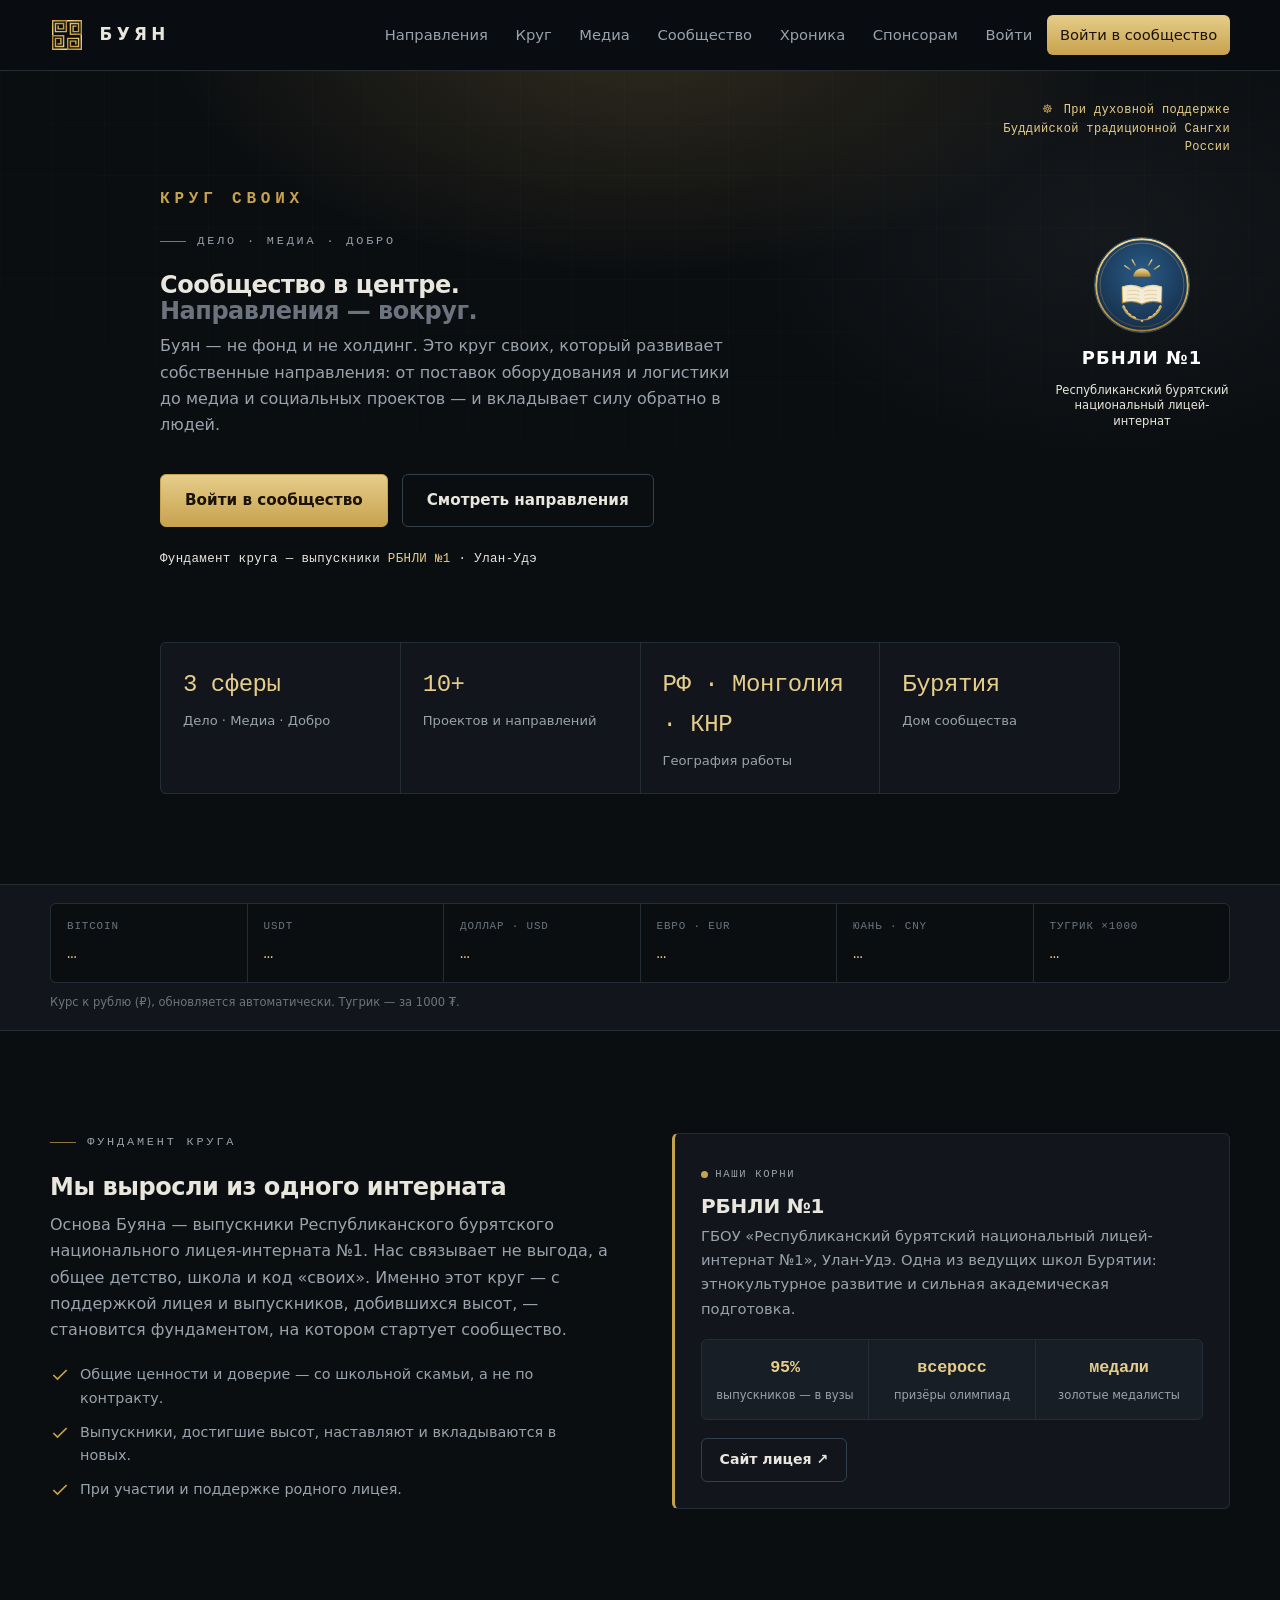
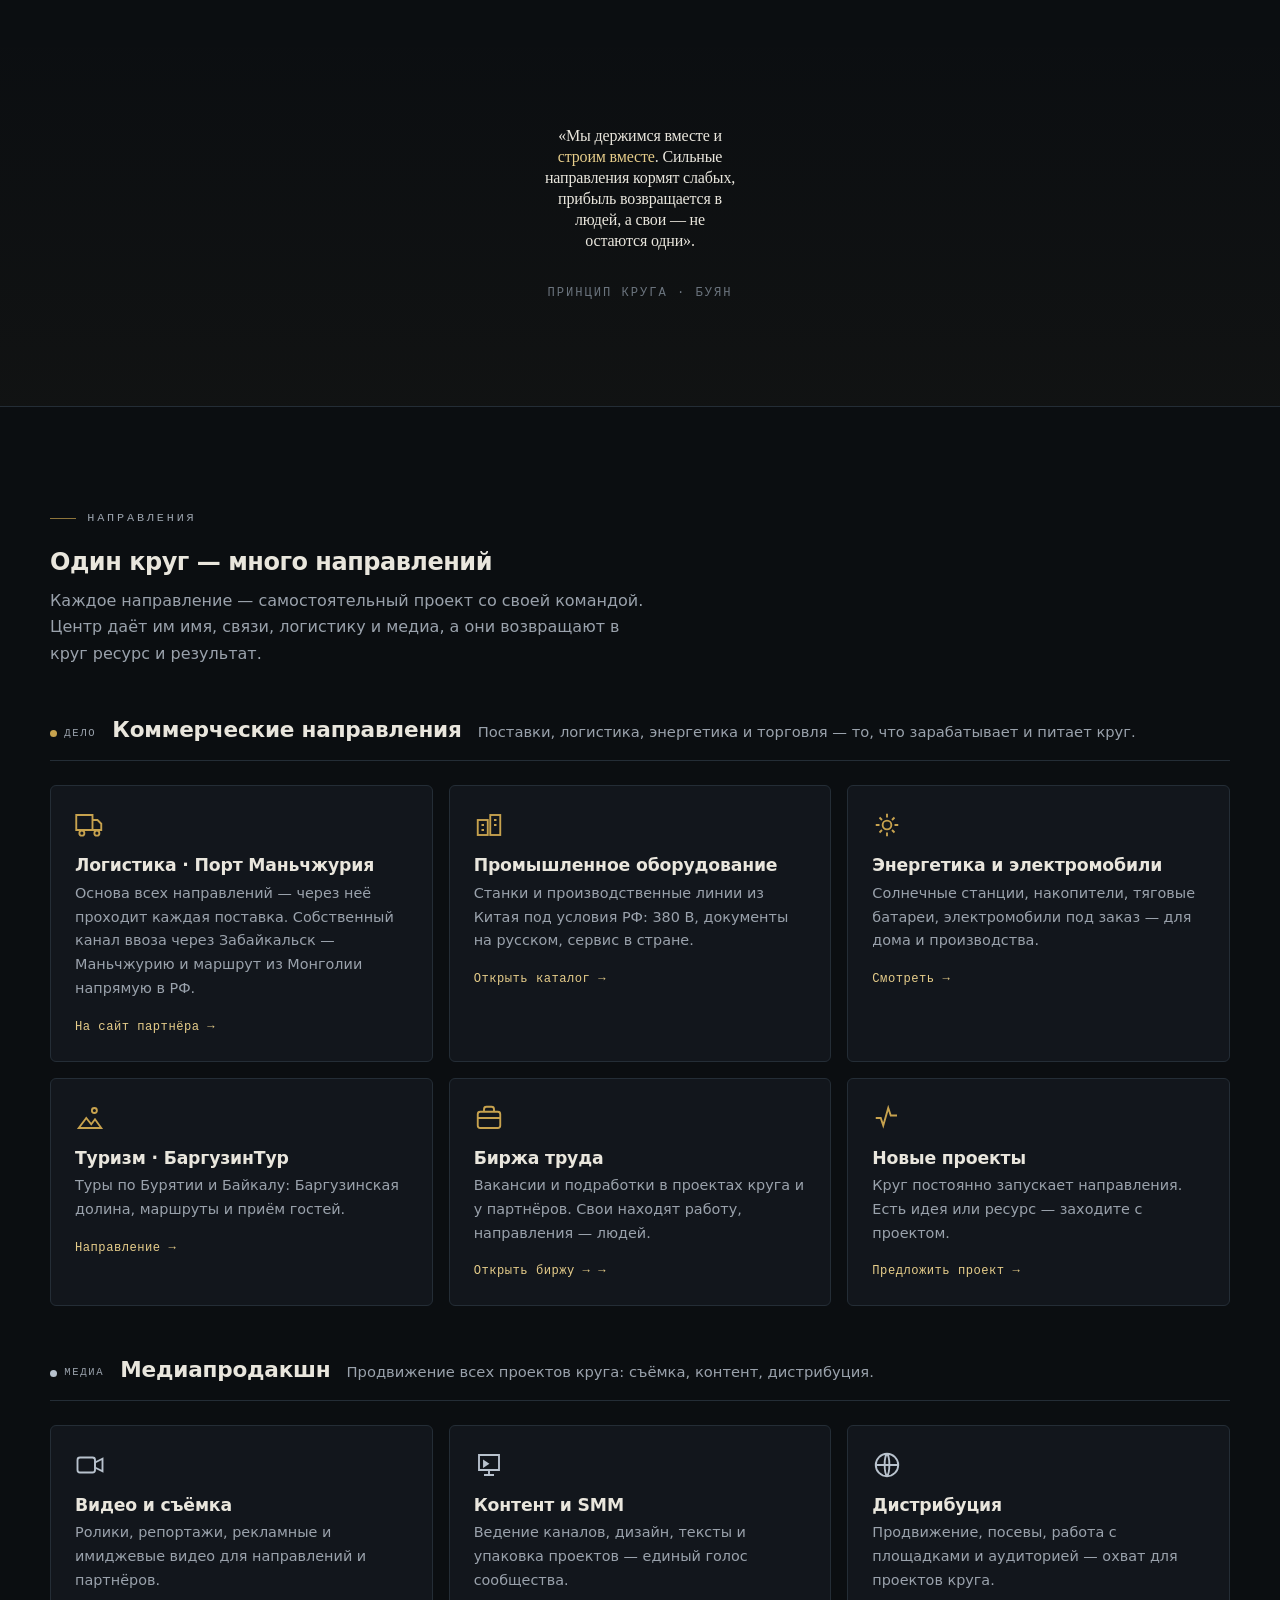
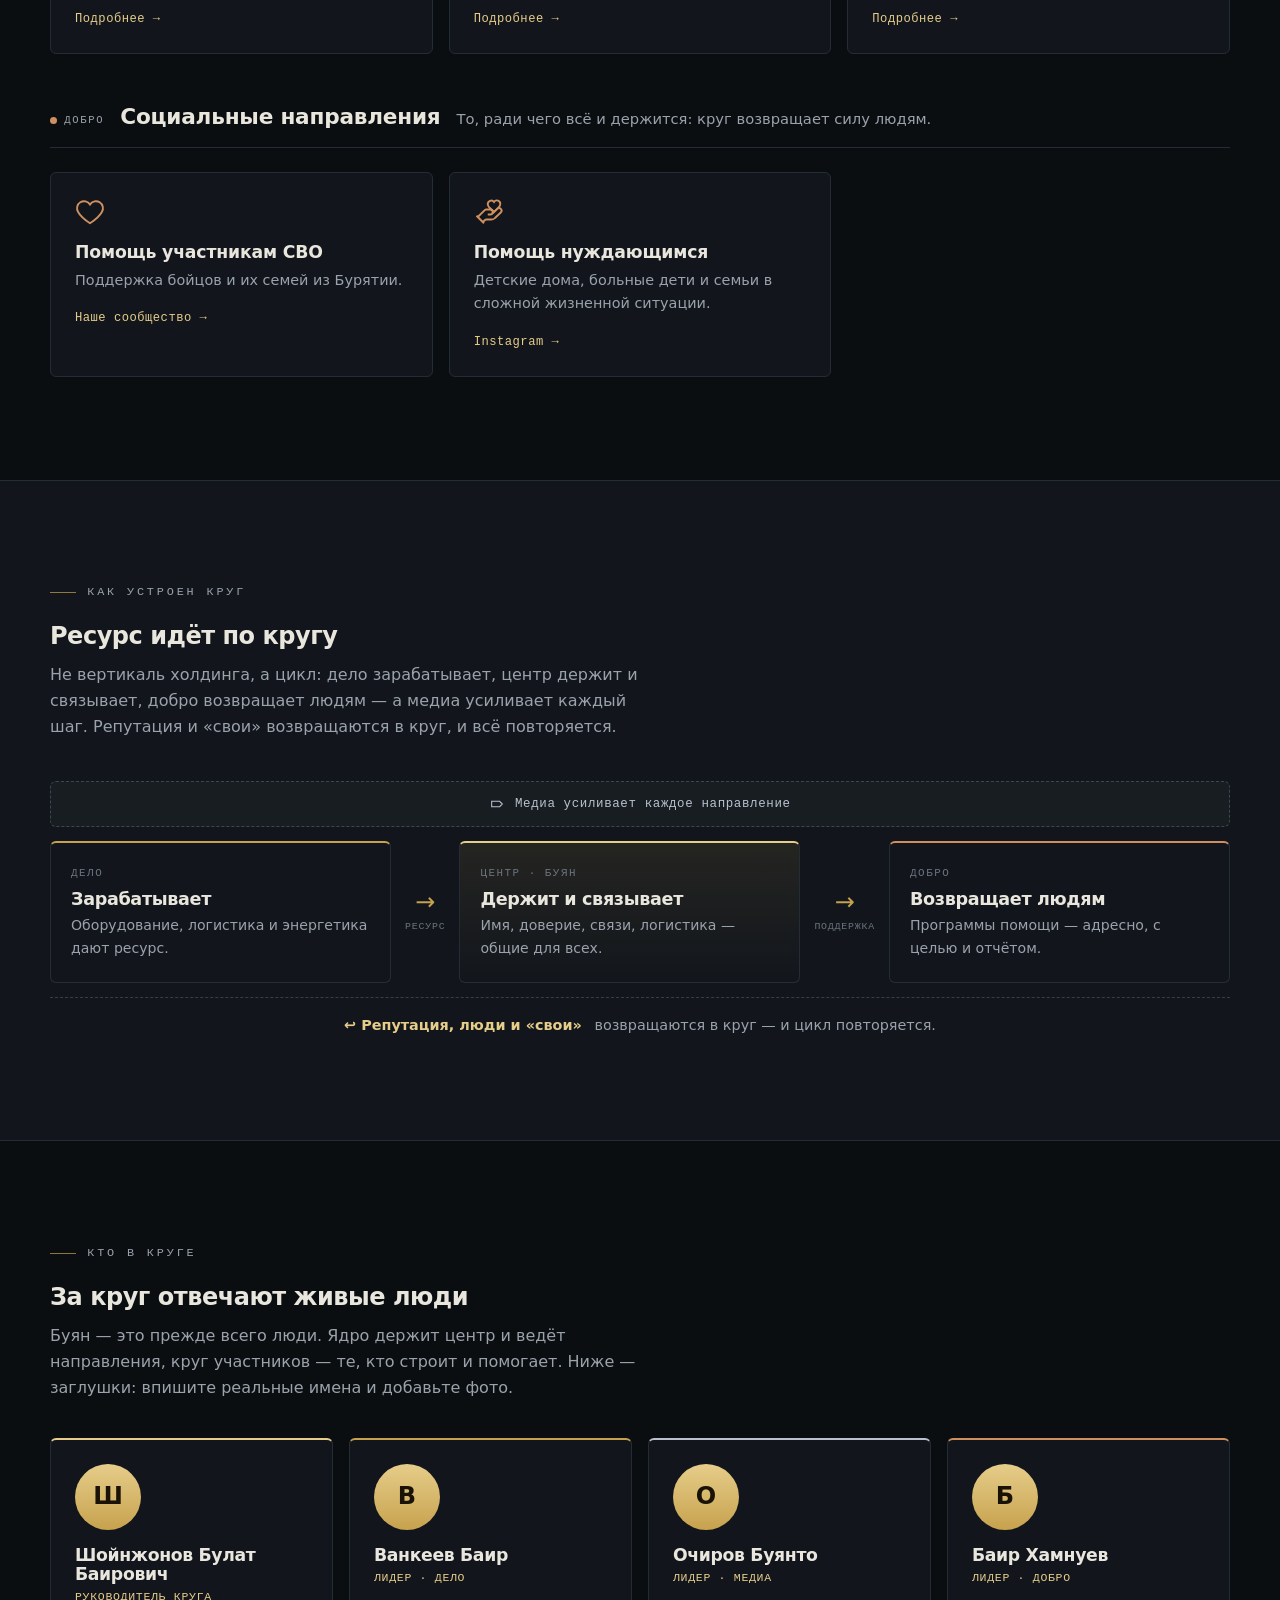
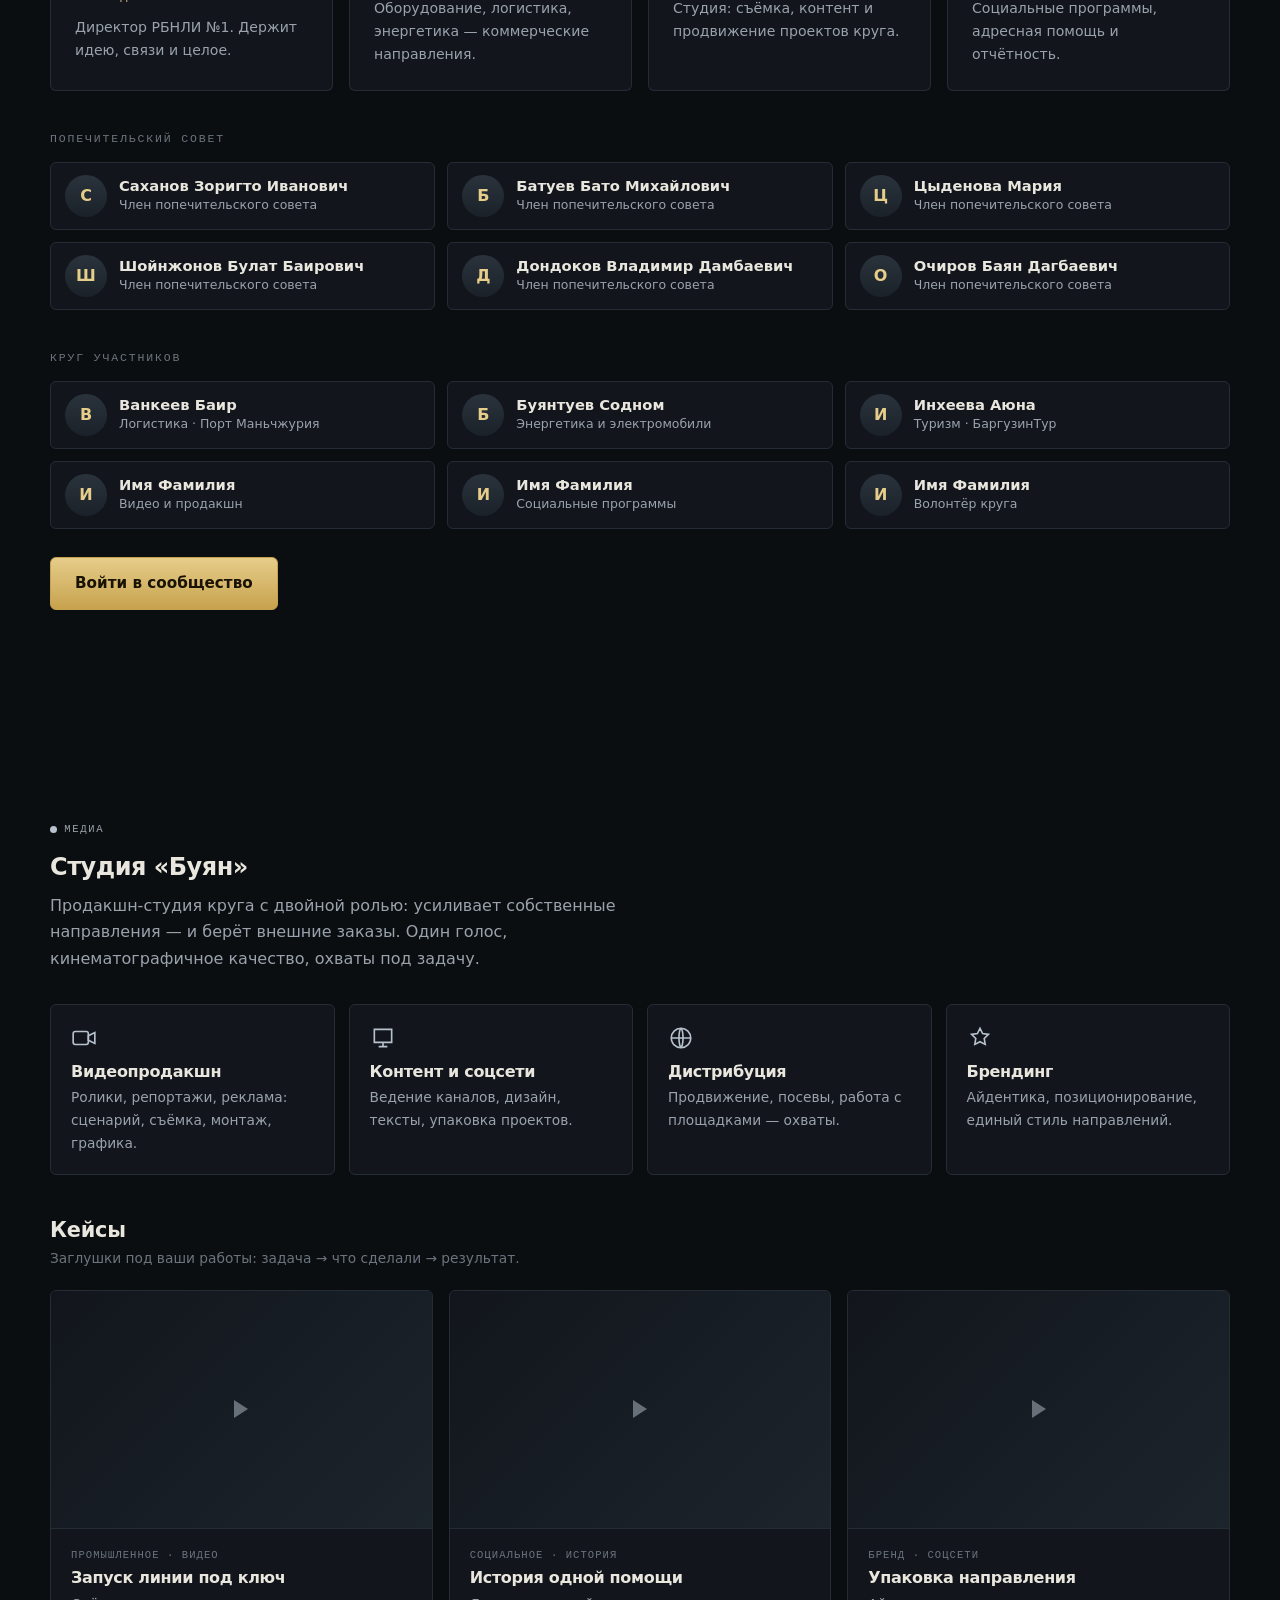
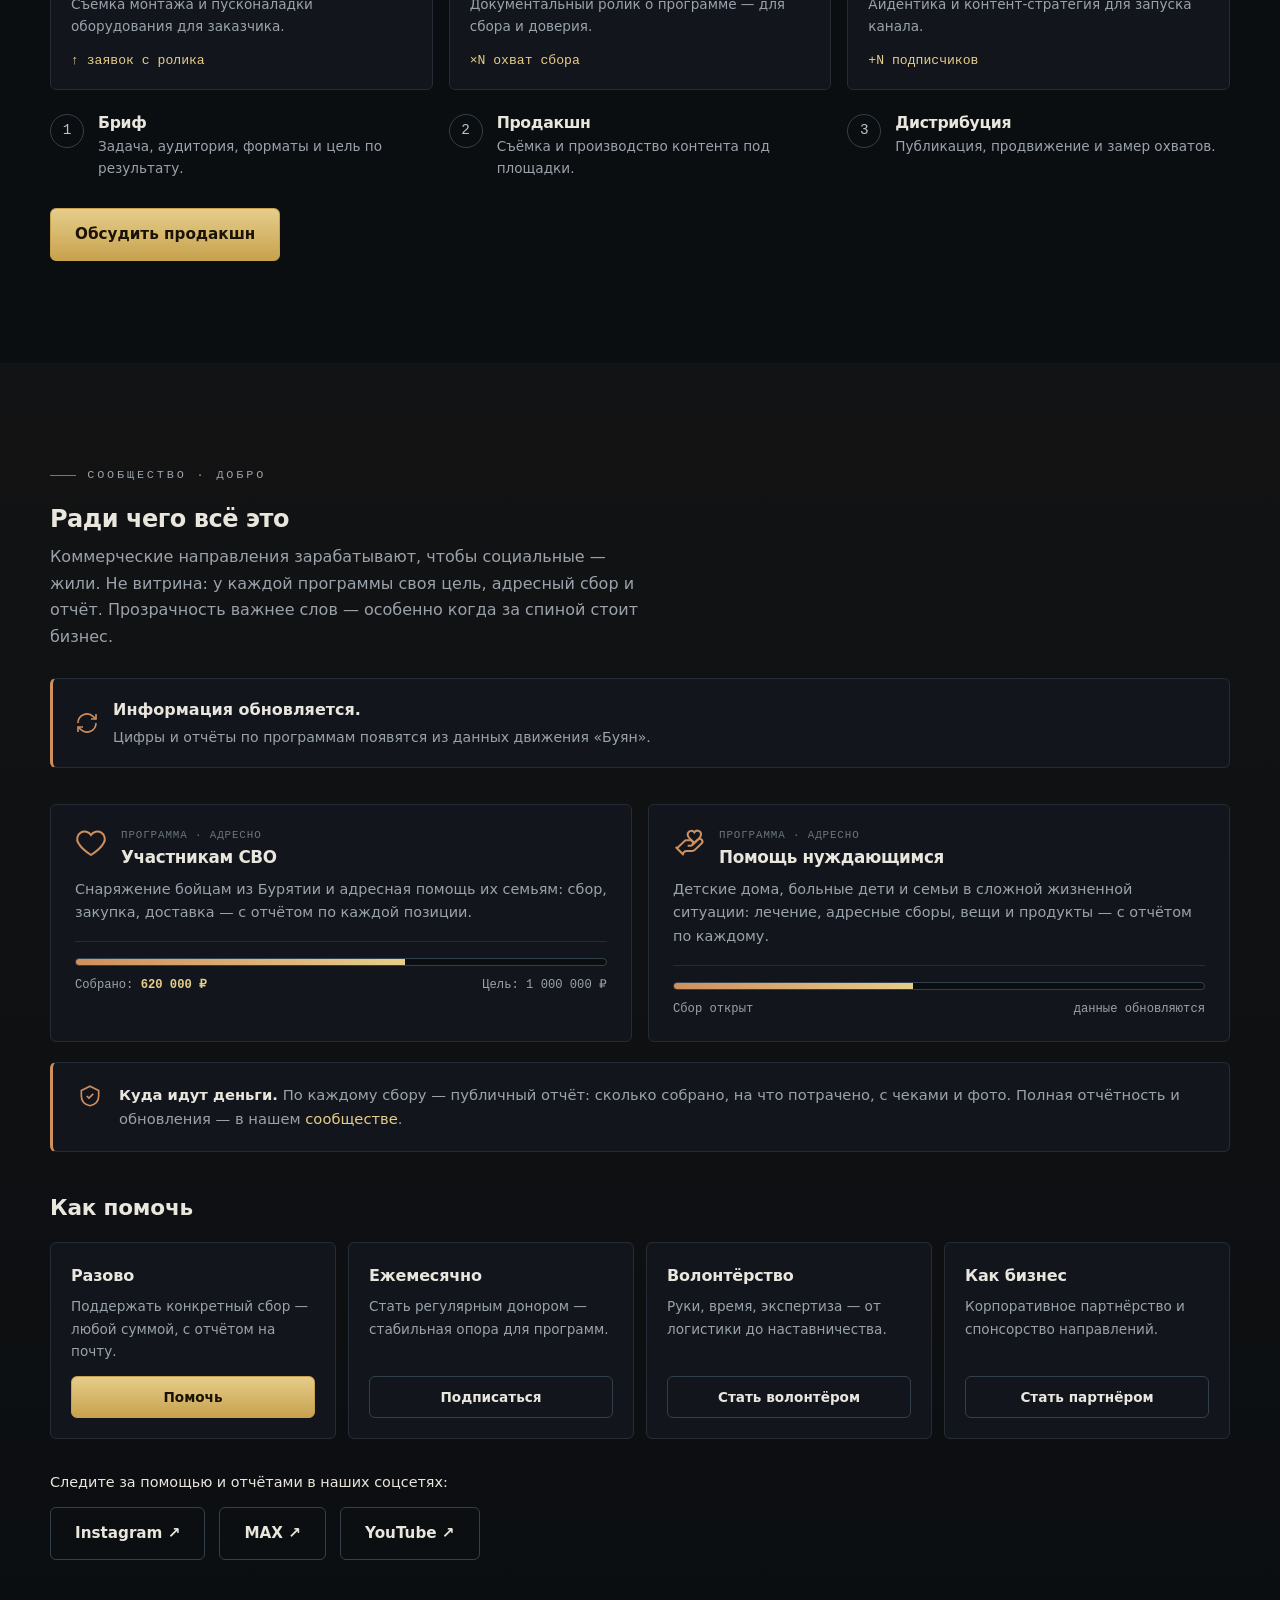
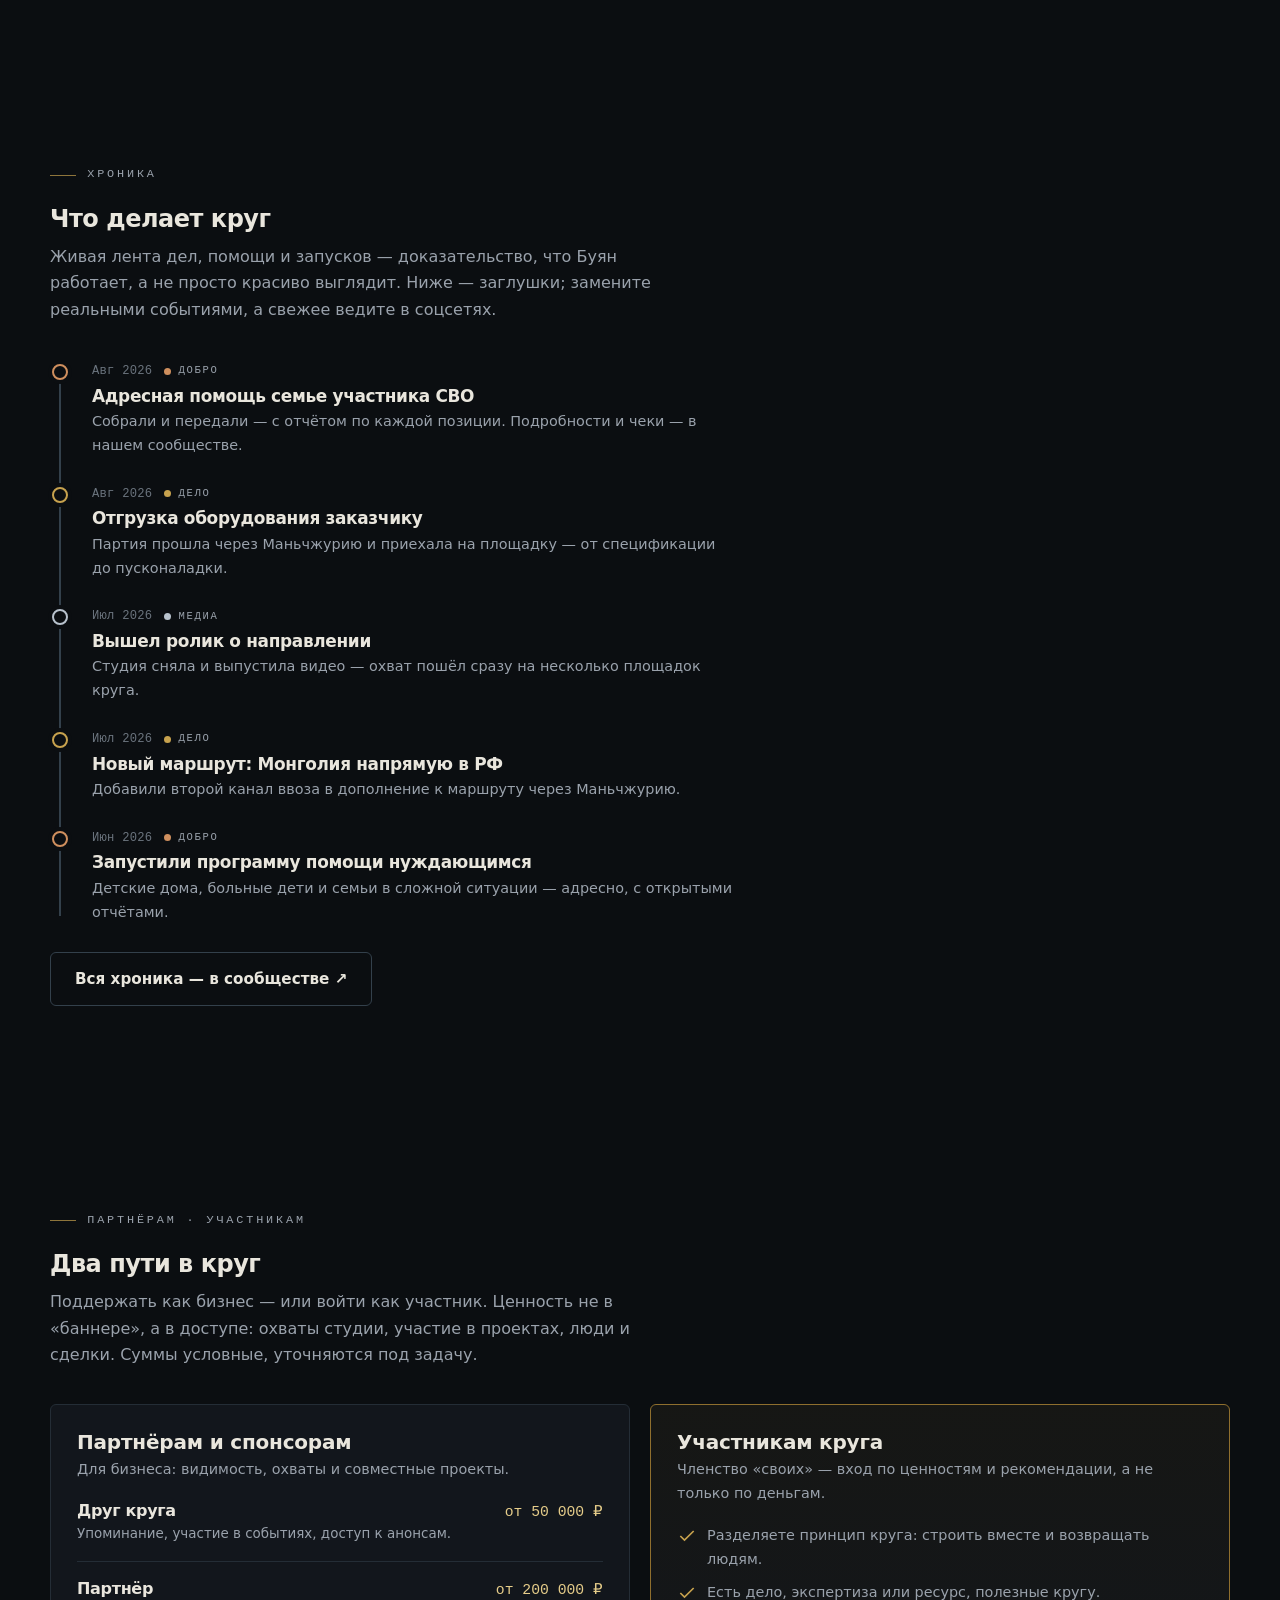
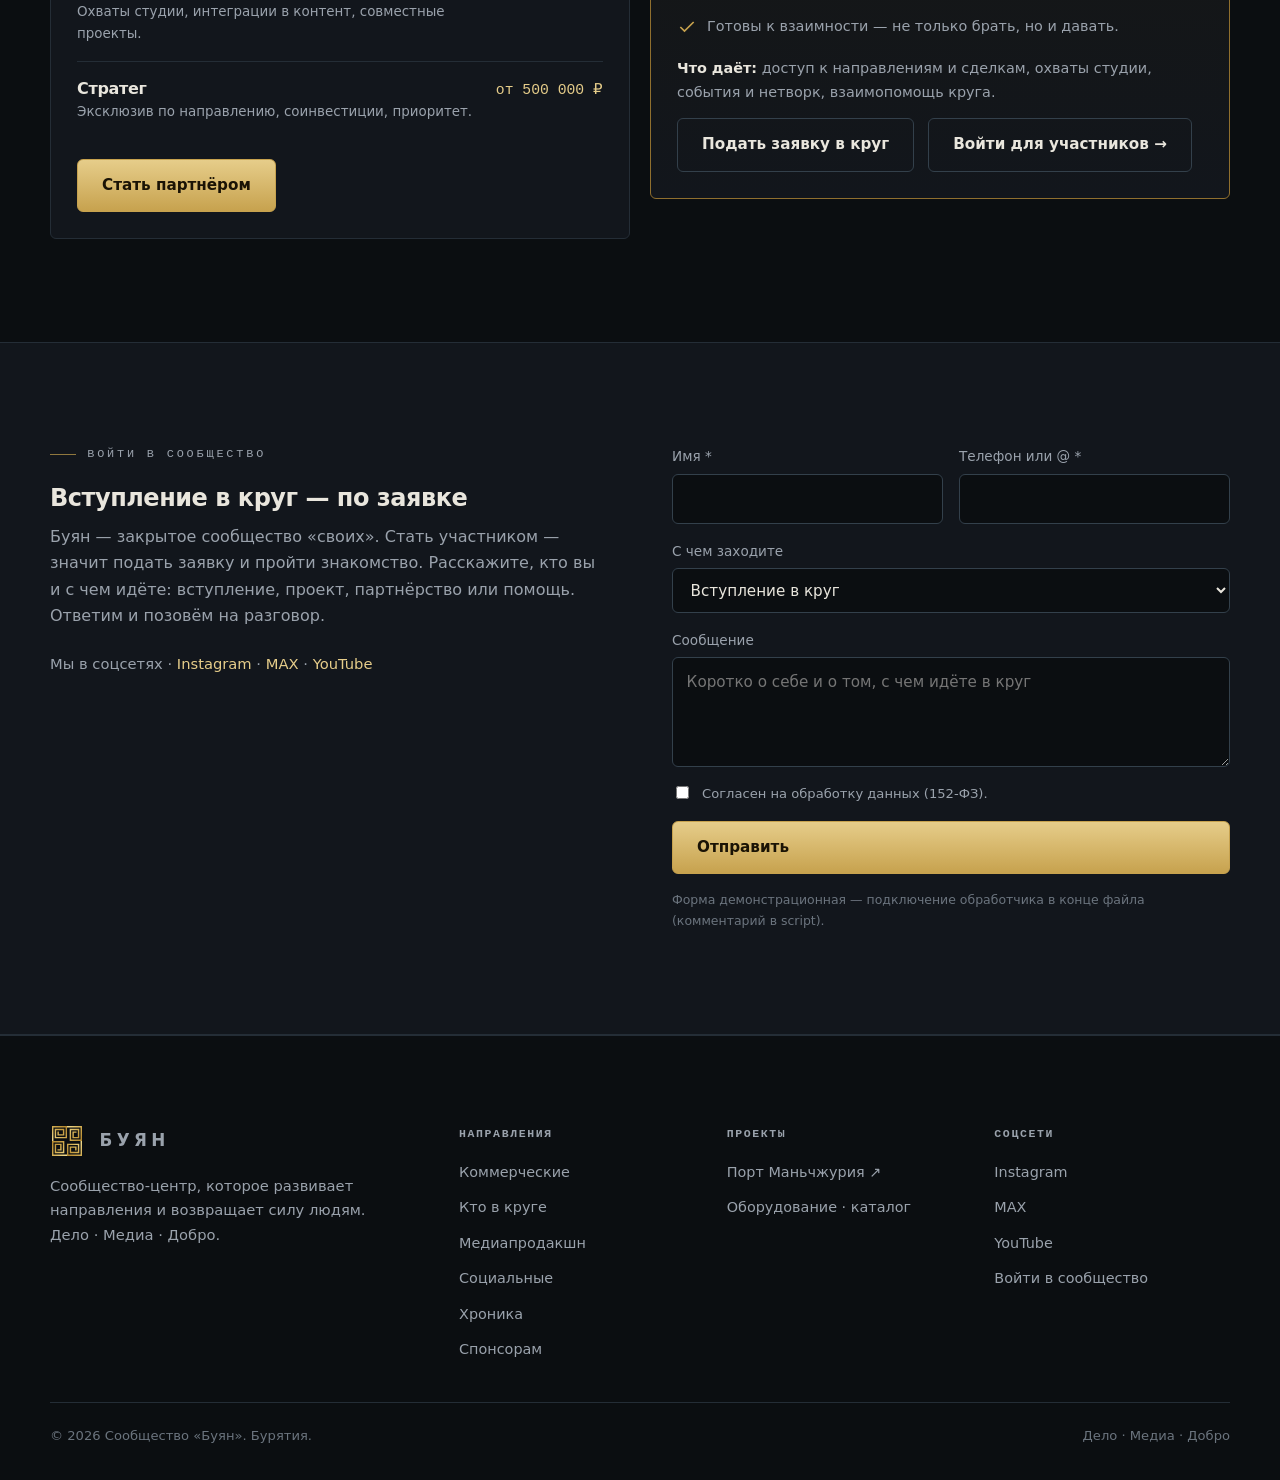
<file: index.html>
<!DOCTYPE html>
<html lang="ru">
<head>
<meta charset="utf-8">
<meta name="viewport" content="width=device-width, initial-scale=1">
<title>БУЯН — сообщество, которое строит. Дело · Медиа · Добро</title>
<meta name="description" content="Буян — сообщество-центр, которое развивает направления: промышленное оборудование и логистику, энергетику и электромобили, медиапродакшн, а также социальные проекты. Один круг — много направлений.">
<style>
/* =====================================================================
   БУЯН — хаб-лендинг сообщества. Один файл, без зависимостей.
   Эстетика: сдержанно-премиальная, тёмная. Латунь — единственный
   «геройский» акцент. Метки категорий (Дело/Медиа/Добро) — тихая
   навигация. Осознанно одно-тёмная тема (ночной «остров Буян»).
   Изменяемые значения — в :root и в блоке DATA внизу (JS).
   ===================================================================== */
:root{
  --ink:#0b0e11;          /* обсидиан с холодным подтоном */
  --panel:#12161c;
  --panel-2:#171e25;
  --line:#242d36;
  --line-2:#33404b;
  --text:#e9e6dd;         /* тёплый пергамент */
  --muted:#9aa2ac;
  --muted-2:#6b747e;
  --gold:#c7a24e;         /* латунь — основной акцент */
  --gold-2:#e6cd8a;
  --gold-deep:#8f6f2e;
  --c-delo:#c7a24e;       /* Дело — латунь */
  --c-media:#b8c2cd;      /* Медиа — платина */
  --c-dobro:#cf8f5e;      /* Добро — тёплый янтарь */

  --sans:system-ui,-apple-system,"Segoe UI",Roboto,"Helvetica Neue",Arial,sans-serif;
  --serif:Georgia,"Times New Roman","PT Serif",serif;
  --mono:ui-monospace,"SF Mono","JetBrains Mono",Menlo,Consolas,monospace;
  --wrap:1180px;
  --radius:6px;
}
*,*::before,*::after{box-sizing:border-box}
html{-webkit-text-size-adjust:100%}
@media (prefers-reduced-motion:reduce){*{animation-duration:.001ms!important;transition-duration:.001ms!important}html{scroll-behavior:auto}}
html{scroll-behavior:smooth}
body{
  margin:0;background:var(--ink);color:var(--text);
  font-family:var(--sans);font-size:16px;line-height:1.65;
  -webkit-font-smoothing:antialiased;text-rendering:optimizeLegibility;
  overflow-x:hidden;
}
h1,h2,h3,h4{margin:0 0 .5em;line-height:1.1;font-weight:700;letter-spacing:-.02em}
h1{font-size:clamp(2.4rem,1.4rem+4.4vw,4.6rem)}
h2{font-size:clamp(1.7rem,1.2rem+2vw,2.6rem)}
h3{font-size:1.2rem;letter-spacing:-.01em}
p{margin:0 0 1em}
a{color:var(--gold-2);text-decoration:none}
a:hover{color:var(--gold)}
img,svg{display:block;max-width:100%}
::selection{background:var(--gold);color:#0b0e11}
:focus-visible{outline:2px solid var(--gold-2);outline-offset:3px;border-radius:2px}

.wrap{width:min(100% - 40px,var(--wrap));margin-inline:auto}
.section{padding:clamp(64px,8vw,120px) 0;position:relative}
.eyebrow{
  font-family:var(--mono);font-size:.74rem;letter-spacing:.24em;text-transform:uppercase;
  color:var(--muted);margin:0 0 1.3rem;display:flex;align-items:center;gap:.7rem;
}
.eyebrow::before{content:"";width:26px;height:1px;background:var(--gold);opacity:.7}
.lead{font-size:clamp(1.05rem,.98rem+.4vw,1.25rem);color:var(--muted);max-width:60ch}
.serif{font-family:var(--serif)}
.gold{color:var(--gold-2)}
.balance{text-wrap:balance}

/* ---------- Кнопки ---------- */
.btn{
  display:inline-flex;align-items:center;gap:.55rem;font:inherit;font-weight:600;font-size:.95rem;
  padding:.82rem 1.5rem;border-radius:var(--radius);border:1px solid transparent;cursor:pointer;
  transition:background .18s,border-color .18s,color .18s,transform .05s;text-decoration:none;
}
.btn:active{transform:translateY(1px)}
.btn--gold{background:linear-gradient(180deg,var(--gold-2),var(--gold));color:#1a1305;border-color:var(--gold)}
.btn--gold:hover{background:var(--gold-2);color:#1a1305}
.btn--ghost{background:transparent;color:var(--text);border-color:var(--line-2)}
.btn--ghost:hover{border-color:var(--gold);color:var(--gold-2)}
.btn-row{display:flex;flex-wrap:wrap;gap:14px}

.tag{
  display:inline-flex;align-items:center;gap:.45rem;font-family:var(--mono);font-size:.66rem;
  letter-spacing:.16em;text-transform:uppercase;color:var(--muted);
}
.tag::before{content:"";width:7px;height:7px;border-radius:50%;background:var(--dot,var(--gold))}
.tag--delo{--dot:var(--c-delo)}
.tag--media{--dot:var(--c-media)}
.tag--dobro{--dot:var(--c-dobro)}

/* ---------- Шапка ---------- */
.hdr{position:sticky;top:0;z-index:60;background:rgba(11,14,17,.72);backdrop-filter:saturate(160%) blur(10px);border-bottom:1px solid var(--line)}
.hdr__row{display:flex;align-items:center;gap:22px;height:70px}
.brand{display:flex;align-items:center;gap:.7rem;text-decoration:none;color:var(--text)}
.brand:hover{color:var(--text)}
.brand__mark{width:34px;height:34px;flex:0 0 auto}
.brand__name{font-weight:800;letter-spacing:.26em;font-size:1.05rem;padding-left:.26em}
.nav{display:flex;align-items:center;gap:2px;margin-left:auto}
.nav a{color:var(--muted);font-size:.92rem;font-weight:500;padding:.5rem .8rem;border-radius:var(--radius)}
.nav a:hover{color:var(--text);background:var(--panel)}
.nav__cta{color:#1a1305!important;background:linear-gradient(180deg,var(--gold-2),var(--gold));font-weight:600}
.nav__cta:hover{background:var(--gold-2)!important}
.burger{display:none;margin-left:auto;width:44px;height:44px;background:var(--panel);border:1px solid var(--line-2);border-radius:var(--radius);color:var(--text);cursor:pointer;align-items:center;justify-content:center}
.burger svg{width:20px;height:20px}

/* ---------- Hero ---------- */
.hero{position:relative;overflow:hidden;border-bottom:1px solid var(--line)}
.hero__glow{position:absolute;inset:0;pointer-events:none;
  background:
    radial-gradient(60% 50% at 50% -6%, rgba(199,162,78,.20), transparent 62%),
    radial-gradient(40% 40% at 86% 20%, rgba(184,194,205,.06), transparent 70%);
}
.hero__grid{position:absolute;inset:0;pointer-events:none;opacity:.5;
  background-image:linear-gradient(rgba(255,255,255,.028) 1px,transparent 1px),linear-gradient(90deg,rgba(255,255,255,.028) 1px,transparent 1px);
  background-size:52px 52px;mask-image:radial-gradient(120% 90% at 50% 0%,#000 35%,transparent 80%)}
.hero__inner{position:relative;padding:clamp(64px,9vw,130px) 0 clamp(52px,7vw,96px);max-width:60rem}
.hero h1{margin:.2em 0 .35em}
.hero h1 .line2{color:var(--muted-2)}
.hero .lead{max-width:56ch;margin-bottom:2.2rem}
.hero__wordmark{font-weight:800;letter-spacing:.3em;font-size:clamp(.8rem,.7rem+.4vw,1rem);color:var(--gold);
  font-family:var(--mono);margin-bottom:1.2rem}

/* Полоса-факты */
.facts{display:grid;grid-template-columns:repeat(4,1fr);gap:1px;background:var(--line);border:1px solid var(--line);border-radius:var(--radius);overflow:hidden;margin-top:clamp(40px,6vw,72px)}
.fact{background:var(--panel);padding:22px 22px}
.fact__n{font-family:var(--mono);font-size:1.5rem;color:var(--gold-2);letter-spacing:-.02em}
.fact__l{font-size:.82rem;color:var(--muted);margin-top:.35rem}

/* ---------- Манифест ---------- */
.manifest{border-bottom:1px solid var(--line);background:linear-gradient(180deg,transparent,rgba(199,162,78,.03))}
.manifest__q{font-family:var(--serif);font-size:clamp(1.5rem,1.1rem+2.2vw,2.6rem);line-height:1.32;letter-spacing:-.01em;max-width:24ch;margin:0 auto;text-align:center}
.manifest__q b{color:var(--gold-2);font-weight:400}
.manifest__by{text-align:center;margin-top:2rem;font-family:var(--mono);font-size:.76rem;letter-spacing:.16em;text-transform:uppercase;color:var(--muted-2)}

/* ---------- Направления ---------- */
.dir-group{margin-top:clamp(36px,4vw,56px)}
.dir-group__head{display:flex;align-items:baseline;gap:16px;flex-wrap:wrap;padding-bottom:16px;margin-bottom:24px;border-bottom:1px solid var(--line)}
.dir-group__head h3{margin:0;font-size:1.35rem}
.dir-group__head p{margin:0;color:var(--muted);font-size:.92rem}
.dir-grid{display:grid;grid-template-columns:repeat(3,1fr);gap:16px}
.dcard{
  display:flex;flex-direction:column;background:var(--panel);border:1px solid var(--line);border-radius:var(--radius);
  padding:24px;text-decoration:none;color:var(--text);position:relative;overflow:hidden;
  transition:border-color .18s,transform .16s,background .18s;
}
.dcard::after{content:"";position:absolute;left:0;top:0;bottom:0;width:2px;background:var(--dot,var(--gold));opacity:0;transition:opacity .18s}
.dcard:hover{border-color:var(--line-2);transform:translateY(-3px);background:var(--panel-2);color:var(--text)}
.dcard:hover::after{opacity:.9}
.dcard--delo{--dot:var(--c-delo)}
.dcard--media{--dot:var(--c-media)}
.dcard--dobro{--dot:var(--c-dobro)}
.dcard__ico{width:30px;height:30px;color:var(--dot,var(--gold));margin-bottom:16px}
.dcard h4{font-size:1.08rem;margin:0 0 .4rem;letter-spacing:-.01em}
.dcard p{font-size:.9rem;color:var(--muted);margin:0}
.dcard__link{margin-top:16px;font-family:var(--mono);font-size:.76rem;letter-spacing:.04em;color:var(--gold-2)}
.dcard__link::after{content:" →"}

/* Кто в круге */
.people-core{display:grid;grid-template-columns:repeat(4,1fr);gap:16px;margin-top:36px}
.pcard{background:var(--panel);border:1px solid var(--line);border-top:2px solid var(--nc,var(--gold));border-radius:var(--radius);padding:24px;display:flex;flex-direction:column}
.pcard--delo{--nc:var(--c-delo)}
.pcard--media{--nc:var(--c-media)}
.pcard--dobro{--nc:var(--c-dobro)}
.pcard--core{--nc:var(--gold-2)}
.pcard__ava{width:66px;height:66px;border-radius:50%;object-fit:cover;background:linear-gradient(180deg,var(--gold-2),var(--gold));color:#1a1305;display:grid;place-items:center;font-weight:800;font-size:1.5rem;margin-bottom:16px}
.pcard h4{margin:0 0 .2rem;font-size:1.08rem}
.pcard__role{font-family:var(--mono);font-size:.72rem;letter-spacing:.06em;text-transform:uppercase;color:var(--gold-2);margin-bottom:.6rem}
.pcard p{margin:0;font-size:.88rem;color:var(--muted)}
.people-sub{font-family:var(--mono);font-size:.72rem;letter-spacing:.16em;text-transform:uppercase;color:var(--muted-2);margin:38px 0 14px}
.people-row{display:grid;grid-template-columns:repeat(3,1fr);gap:12px}
.pmini{display:flex;align-items:center;gap:12px;background:var(--panel);border:1px solid var(--line);border-radius:var(--radius);padding:12px 14px}
.pmini .a{width:42px;height:42px;border-radius:50%;object-fit:cover;background:linear-gradient(180deg,#2a333c,#1a2129);color:var(--gold-2);display:grid;place-items:center;font-weight:700;flex:0 0 auto}
.pmini .n{font-weight:600;font-size:.92rem;line-height:1.25}
.pmini .r{font-size:.78rem;color:var(--muted)}

/* Хроника (таймлайн) */
.timeline{list-style:none;margin:38px 0 0;padding:0;position:relative}
.timeline::before{content:"";position:absolute;left:9px;top:6px;bottom:8px;width:2px;background:var(--line-2)}
.tl{position:relative;padding:0 0 26px 42px}
.tl:last-child{padding-bottom:0}
.tl__dot{position:absolute;left:2px;top:3px;width:16px;height:16px;border-radius:50%;background:var(--ink);border:2px solid var(--dot,var(--gold));box-shadow:0 0 0 4px var(--ink)}
.tl--delo{--dot:var(--c-delo)}
.tl--media{--dot:var(--c-media)}
.tl--dobro{--dot:var(--c-dobro)}
.tl__meta{display:flex;align-items:center;gap:12px;flex-wrap:wrap;margin-bottom:.35rem}
.tl__date{font-family:var(--mono);font-size:.76rem;color:var(--muted-2);letter-spacing:.02em}
.tl h4{margin:0 0 .3rem;font-size:1.06rem}
.tl p{margin:0;font-size:.9rem;color:var(--muted);max-width:70ch}

/* Фундамент / корни */
.rootcard{background:var(--panel);border:1px solid var(--line);border-left:3px solid var(--gold);border-radius:var(--radius);padding:26px}
.rootcard h3{margin:.5rem 0 .45rem;font-size:1.25rem}
.rootcard>p{color:var(--muted);font-size:.92rem;margin:0}
.roots-facts{display:grid;grid-template-columns:repeat(3,1fr);gap:1px;background:var(--line);border:1px solid var(--line);border-radius:var(--radius);overflow:hidden;margin:18px 0}
.roots-facts>div{background:var(--panel-2);padding:14px 12px;text-align:center}
.roots-facts b{display:block;font-family:var(--mono);color:var(--gold-2);font-size:1.05rem;letter-spacing:-.01em}
.roots-facts span{font-size:.72rem;color:var(--muted);display:block;margin-top:.25rem}

/* Герб в шапке + эмблема лицея на первом экране */
img.brand__mark{object-fit:contain}
.hero__sangha{position:absolute;z-index:3;top:clamp(18px,2.6vw,30px);right:calc((100% - min(100% - 40px, 1180px)) / 2);max-width:250px;text-align:right;font-family:var(--mono);font-size:.75rem;line-height:1.55;letter-spacing:.03em;color:var(--gold-2)}
.hero__sangha-mark{color:var(--gold);margin-right:3px}
@media(max-width:1220px){
  .hero__sangha{position:static;max-width:none;text-align:center;padding:clamp(16px,4vw,26px) 20px 0;font-size:.72rem}
  .hero__sangha br{display:none}
}
.hero__emblem{position:absolute;z-index:2;top:clamp(128px,13vw,188px);right:calc((100% - min(100% - 40px, 1180px)) / 2);width:176px;display:flex;flex-direction:column;align-items:center;text-align:center;gap:10px}
.hero__emblem__mark{width:96px;height:96px;border-radius:50%;overflow:hidden;display:grid;place-items:center;background:rgba(255,255,255,.03);border:1px solid #35566e;color:#8fb3cf;font-family:var(--mono);font-size:.85rem;letter-spacing:.05em}
.hero__emblem__mark img{width:100%;height:100%;object-fit:contain}
.hero__emblem b{color:#fff;letter-spacing:.06em;font-size:1.12rem}
.hero__emblem span{color:var(--on-graphite-2);font-size:.72rem;line-height:1.35}
@media(max-width:1220px){.hero__emblem{display:none}}

/* Курсы валют к рублю */
.rates-strip{padding:18px 0;border-bottom:1px solid var(--line);background:var(--panel)}
.rates{display:grid;grid-template-columns:repeat(6,1fr);gap:1px;background:var(--line);border:1px solid var(--line);border-radius:var(--radius);overflow:hidden}
.rate{background:var(--ink);padding:14px 16px}
.rate__k{display:block;font-family:var(--mono);font-size:.68rem;letter-spacing:.08em;text-transform:uppercase;color:var(--muted-2)}
.rate__row{display:flex;align-items:baseline;gap:8px;margin-top:5px;flex-wrap:wrap}
.rate__v{font-family:var(--mono);font-size:1.02rem;color:var(--gold-2);letter-spacing:-.01em}
.rate__c{font-family:var(--mono);font-size:.7rem;color:var(--muted-2)}
.rate__c.up{color:#4f9d6b}
.rate__c.down{color:#cf6b5e}
.rates__note{font-size:.72rem;color:var(--muted-2);margin:10px 0 0}
@media(max-width:820px){.rates{grid-template-columns:repeat(3,1fr)}}
@media(max-width:520px){.rates{grid-template-columns:repeat(2,1fr)}}

/* ---------- Структура (созвездие) ---------- */
.structure{background:var(--panel);border-block:1px solid var(--line)}
.constellation{width:100%;max-width:760px;margin:36px auto 0;height:auto}
.constellation text{font-family:var(--mono)}

/* ---------- Медиа-блок ---------- */
.feature{display:grid;grid-template-columns:1.05fr .95fr;gap:0;border:1px solid var(--line);border-radius:var(--radius);overflow:hidden;background:var(--panel)}
.feature__body{padding:clamp(28px,3.5vw,48px)}
.feature__media{background:linear-gradient(135deg,#12161c,#1c242c);position:relative;min-height:300px;border-left:1px solid var(--line)}
.feature__list{list-style:none;padding:0;margin:1.2rem 0 0;display:grid;gap:12px}
.feature__list li{display:grid;grid-template-columns:20px 1fr;gap:12px;align-items:start;font-size:.94rem;color:var(--muted)}
.feature__list svg{width:20px;height:20px;color:var(--gold);margin-top:3px}

/* ---------- Социальные ---------- */
.social{background:linear-gradient(180deg,rgba(207,143,94,.04),transparent)}
.social-grid{display:grid;grid-template-columns:repeat(2,1fr);gap:16px}
.scard{display:flex;gap:16px;background:var(--panel);border:1px solid var(--line);border-radius:var(--radius);padding:22px}
.scard__ico{width:40px;height:40px;flex:0 0 auto;color:var(--c-dobro)}
.scard h4{margin:0 0 .35rem;font-size:1.05rem}
.scard p{margin:0;font-size:.9rem;color:var(--muted)}
/* Добро: импакт, программы, сбор, помощь, прозрачность */
.impact{display:grid;grid-template-columns:repeat(4,1fr);gap:1px;background:var(--line);border:1px solid var(--line);border-radius:var(--radius);overflow:hidden;margin-top:28px}
.impact>div{background:var(--panel);padding:20px 22px}
.impact .n{font-family:var(--mono);font-size:1.5rem;color:var(--c-dobro);letter-spacing:-.01em}
.impact .l{font-size:.82rem;color:var(--muted);margin-top:.3rem}
.impact-note{font-size:.78rem;color:var(--muted-2);margin:.8rem 0 0}
.impact-soon{display:flex;align-items:center;gap:14px;background:var(--panel);border:1px solid var(--line);border-left:3px solid var(--c-dobro);border-radius:var(--radius);padding:18px 22px;margin-top:28px}
.impact-soon svg{width:24px;height:24px;color:var(--c-dobro);flex:0 0 auto}
.impact-soon b{color:var(--text);font-weight:650}
.impact-soon span{display:block;color:var(--muted);font-size:.88rem;margin-top:.15rem}
.programs{display:grid;grid-template-columns:repeat(2,1fr);gap:16px;margin-top:36px}
.prog{background:var(--panel);border:1px solid var(--line);border-radius:var(--radius);padding:22px 24px;display:flex;flex-direction:column}
.prog__top{display:flex;gap:14px;align-items:flex-start}
.prog__ico{width:32px;height:32px;color:var(--c-dobro);flex:0 0 auto}
.prog__fmt{font-family:var(--mono);font-size:.68rem;letter-spacing:.08em;text-transform:uppercase;color:var(--muted-2)}
.prog h4{margin:.2rem 0 .3rem;font-size:1.05rem}
.prog p{margin:.4rem 0 0;font-size:.9rem;color:var(--muted)}
.prog__sbor{margin-top:16px;padding-top:16px;border-top:1px solid var(--line)}
.prog__track{height:8px;border-radius:6px;background:var(--ink);border:1px solid var(--line-2);overflow:hidden}
.prog__fill{height:100%;background:linear-gradient(90deg,var(--c-dobro),var(--gold-2))}
.prog__meta{display:flex;justify-content:space-between;gap:10px;font-family:var(--mono);font-size:.76rem;color:var(--muted);margin-top:.55rem}
.prog__meta b{color:var(--gold-2);font-weight:600}
.transp{display:flex;gap:16px;align-items:flex-start;background:var(--panel);border:1px solid var(--line);border-left:3px solid var(--c-dobro);border-radius:var(--radius);padding:20px 24px;margin-top:20px}
.transp svg{width:26px;height:26px;color:var(--c-dobro);flex:0 0 auto}
.transp p{margin:0;font-size:.92rem;color:var(--muted)}
.give{display:grid;grid-template-columns:repeat(4,1fr);gap:12px;margin-top:22px}
.gcard{display:flex;flex-direction:column;background:var(--panel);border:1px solid var(--line);border-radius:var(--radius);padding:20px}
.gcard h5{margin:0 0 .35rem;font-size:1rem;letter-spacing:-.01em}
.gcard p{margin:0 0 auto;font-size:.85rem;color:var(--muted);padding-bottom:14px}
.gcard .btn{justify-content:center;padding:.55rem 1rem;font-size:.85rem}

/* ---------- Спонсорство ---------- */
.tiers{display:grid;grid-template-columns:repeat(5,1fr);gap:12px}
.tier{background:var(--panel);border:1px solid var(--line);border-radius:var(--radius);padding:22px 18px;display:flex;flex-direction:column;text-align:center}
.tier--feat{border-color:var(--gold-deep);background:linear-gradient(180deg,rgba(199,162,78,.08),var(--panel))}
.tier__name{font-family:var(--mono);font-size:.72rem;letter-spacing:.16em;text-transform:uppercase;color:var(--muted)}
.tier__price{font-size:1.5rem;font-weight:700;color:var(--gold-2);margin:.5rem 0 .1rem;font-variant-numeric:tabular-nums}
.tier__price small{font-size:.7rem;color:var(--muted-2);font-weight:500}
.tier__note{font-size:.82rem;color:var(--muted);margin-top:.4rem;flex:1}
.tier .btn{margin-top:16px;justify-content:center;font-size:.85rem;padding:.6rem 1rem}

/* Петля оборота (структура) */
.loop{margin-top:40px}
.loop__media{display:flex;align-items:center;justify-content:center;gap:.6rem;text-align:center;font-family:var(--mono);font-size:.78rem;letter-spacing:.05em;color:var(--c-media);border:1px dashed #3a4753;border-radius:var(--radius);padding:12px 16px;margin-bottom:14px;background:rgba(184,194,205,.04)}
.loop__row{display:grid;grid-template-columns:1fr auto 1fr auto 1fr;align-items:stretch}
.loop__node{background:var(--panel);border:1px solid var(--line);border-top:2px solid var(--nc,var(--gold));border-radius:var(--radius);padding:22px 20px}
.loop__node--delo{--nc:var(--c-delo)}
.loop__node--center{--nc:var(--gold-2);background:linear-gradient(180deg,rgba(199,162,78,.10),var(--panel))}
.loop__node--dobro{--nc:var(--c-dobro)}
.loop__node .k{font-family:var(--mono);font-size:.68rem;letter-spacing:.14em;text-transform:uppercase;color:var(--muted-2)}
.loop__node h4{margin:.4rem 0 .3rem;font-size:1.1rem}
.loop__node p{margin:0;font-size:.88rem;color:var(--muted)}
.loop__arrow{display:flex;flex-direction:column;align-items:center;justify-content:center;gap:.3rem;padding:0 14px;color:var(--gold)}
.loop__arrow .ar{font-size:1.5rem;line-height:1}
.loop__arrow span:last-child{font-family:var(--mono);font-size:.62rem;letter-spacing:.08em;text-transform:uppercase;color:var(--muted-2)}
.loop__return{display:flex;align-items:center;justify-content:center;gap:.5rem;text-align:center;margin-top:14px;font-size:.9rem;color:var(--muted);border-top:1px dashed #33404b;padding-top:16px}
.loop__return b{color:var(--gold-2);font-weight:600}

/* Медиа-студия */
.svc{display:grid;grid-template-columns:repeat(4,1fr);gap:14px;margin-top:32px}
.svc__card{background:var(--panel);border:1px solid var(--line);border-radius:var(--radius);padding:20px}
.svc__card svg{width:26px;height:26px;color:var(--c-media);margin-bottom:12px}
.svc__card h4{margin:0 0 .35rem;font-size:1rem}
.svc__card p{margin:0;font-size:.86rem;color:var(--muted)}
.cases{display:grid;grid-template-columns:repeat(3,1fr);gap:16px;margin-top:20px}
.case{background:var(--panel);border:1px solid var(--line);border-radius:var(--radius);overflow:hidden;display:flex;flex-direction:column}
.case__thumb{aspect-ratio:16/10;background:linear-gradient(135deg,#12161c,#1c242c);position:relative;border-bottom:1px solid var(--line)}
.case__thumb::after{content:"";position:absolute;left:50%;top:50%;transform:translate(-50%,-50%);border-left:14px solid var(--c-media);border-top:9px solid transparent;border-bottom:9px solid transparent;opacity:.5}
.case__body{padding:18px 20px}
.case__k{font-family:var(--mono);font-size:.66rem;letter-spacing:.1em;text-transform:uppercase;color:var(--muted-2)}
.case h4{margin:.3rem 0 .4rem;font-size:1rem}
.case p{margin:0;font-size:.85rem;color:var(--muted)}
.case__res{margin-top:12px;font-family:var(--mono);font-size:.82rem;color:var(--gold-2)}
.steps{display:grid;grid-template-columns:repeat(3,1fr);gap:16px;margin-top:24px}
.step{display:flex;gap:14px;align-items:flex-start}
.step__n{font-family:var(--mono);color:var(--c-media);font-size:.9rem;border:1px solid var(--line-2);border-radius:50%;width:34px;height:34px;display:flex;align-items:center;justify-content:center;flex:0 0 auto}
.step h4{margin:0 0 .2rem;font-size:.98rem}
.step p{margin:0;font-size:.85rem;color:var(--muted)}

/* Спонсорство: два пути */
.paths{display:grid;grid-template-columns:1fr 1fr;gap:20px;margin-top:36px;align-items:start}
.path{background:var(--panel);border:1px solid var(--line);border-radius:var(--radius);padding:26px}
.path>h3{font-size:1.25rem;margin:0 0 .3rem}
.path__sub{color:var(--muted);font-size:.9rem;margin:0 0 18px}
.ptier{display:flex;justify-content:space-between;gap:14px;align-items:baseline;padding:16px 0;border-top:1px solid var(--line)}
.ptier:first-of-type{border-top:0;padding-top:0}
.ptier__l h4{margin:0 0 .2rem;font-size:1rem}
.ptier__l p{margin:0;font-size:.84rem;color:var(--muted)}
.ptier__p{font-family:var(--mono);color:var(--gold-2);white-space:nowrap;font-size:.92rem}
.path--member{border-color:var(--gold-deep);background:linear-gradient(180deg,rgba(199,162,78,.06),var(--panel))}
.qual{list-style:none;padding:0;margin:0 0 18px;display:grid;gap:10px}
.qual li{display:grid;grid-template-columns:20px 1fr;gap:10px;font-size:.9rem;color:var(--muted)}
.qual svg{width:20px;height:20px;color:var(--gold);margin-top:2px}

/* ---------- Присоединиться / форма ---------- */
.join{background:var(--panel);border-block:1px solid var(--line)}
.join-grid{display:grid;grid-template-columns:1fr 1fr;gap:clamp(32px,5vw,64px);align-items:start}
.form{display:grid;gap:16px}
.field{display:grid;gap:6px}
.field label{font-size:.85rem;color:var(--muted);font-weight:500}
.field input,.field textarea,.field select{font:inherit;font-size:.95rem;padding:.72rem .85rem;background:var(--ink);border:1px solid var(--line-2);border-radius:var(--radius);color:var(--text)}
.field input:focus,.field textarea:focus,.field select:focus{outline:none;border-color:var(--gold);box-shadow:0 0 0 3px rgba(199,162,78,.15)}
.field textarea{resize:vertical;min-height:110px}
.field--row{display:grid;grid-template-columns:1fr 1fr;gap:16px}
.form__consent{display:flex;gap:10px;align-items:flex-start;font-size:.82rem;color:var(--muted)}
.form-status{display:none;font-size:.9rem;padding:.7rem .9rem;border-radius:var(--radius);border:1px solid var(--gold-deep);background:rgba(199,162,78,.08);color:var(--gold-2)}
.form-status.on{display:block}

/* ---------- Футер ---------- */
.ftr{padding:clamp(56px,7vw,88px) 0 30px;border-top:1px solid var(--line)}
.ftr-grid{display:grid;grid-template-columns:1.6fr 1fr 1fr 1fr;gap:32px;margin-bottom:40px}
.ftr h5{font-family:var(--mono);font-size:.72rem;letter-spacing:.14em;text-transform:uppercase;color:var(--muted);margin:0 0 1rem;font-weight:600}
.ftr ul{list-style:none;padding:0;margin:0;display:grid;gap:9px}
.ftr a{color:var(--muted);font-size:.9rem}
.ftr a:hover{color:var(--gold-2)}
.ftr__about{color:var(--muted);font-size:.92rem;max-width:36ch}
.ftr__bottom{display:flex;flex-wrap:wrap;gap:12px 24px;justify-content:space-between;padding-top:22px;border-top:1px solid var(--line);font-size:.82rem;color:var(--muted-2)}

.skip{position:absolute;left:-9999px;top:0;background:var(--gold);color:#0b0e11;padding:.6rem 1rem;z-index:100}
.skip:focus{left:0}

/* Плавное появление */
.reveal{opacity:0;transform:translateY(16px);transition:opacity .6s ease,transform .6s ease}
.reveal.in{opacity:1;transform:none}
@media (prefers-reduced-motion:reduce){.reveal{opacity:1;transform:none}}

/* ---------- Адаптив ---------- */
@media (max-width:920px){
  .dir-grid{grid-template-columns:repeat(2,1fr)}
  .facts{grid-template-columns:repeat(2,1fr)}
  .impact,.give{grid-template-columns:repeat(2,1fr)}
  .programs{grid-template-columns:1fr}
  .svc{grid-template-columns:repeat(2,1fr)}
  .people-core{grid-template-columns:repeat(2,1fr)}
  .people-row{grid-template-columns:repeat(2,1fr)}
  .cases,.steps,.paths{grid-template-columns:1fr}
  .loop__row{grid-template-columns:1fr;gap:10px}
  .loop__arrow{padding:8px 0}
  .loop__arrow .ar{transform:rotate(90deg)}
  .feature{grid-template-columns:1fr}
  .feature__media{min-height:200px;order:-1;border-left:0;border-bottom:1px solid var(--line)}
  .tiers{grid-template-columns:repeat(2,1fr)}
  .join-grid{grid-template-columns:1fr}
  .ftr-grid{grid-template-columns:1fr 1fr}
}
@media (max-width:640px){
  .nav{display:none}
  .nav.open{display:flex;flex-direction:column;align-items:stretch;position:absolute;top:70px;left:0;right:0;background:var(--panel);border-bottom:1px solid var(--line);padding:12px 20px 18px;gap:2px}
  .burger{display:inline-flex}
  .dir-grid,.social-grid,.field--row,.people-core,.people-row{grid-template-columns:1fr}
  .impact,.give,.svc{grid-template-columns:repeat(2,1fr)}
  .facts,.ftr-grid{grid-template-columns:1fr 1fr}
}
@media (max-width:460px){
  .tiers,.facts,.ftr-grid,.impact,.give,.svc,.roots-facts{grid-template-columns:1fr}
  .brand__name{letter-spacing:.18em}
}
/* Если JS отключён — показываем «появляющиеся» блоки без анимации */
</style>
<noscript><style>.reveal{opacity:1;transform:none}</style></noscript>
</head>
<body>
<a class="skip" href="#main">К содержимому</a>

<!-- ШАПКА -->
<header class="hdr">
  <div class="wrap hdr__row">
    <a class="brand" href="#top" aria-label="Буян — на главную">
      <img class="brand__mark" src="assets/img/logo-uzor.svg" alt="Буян — знак">
      <span class="brand__name">БУЯН</span>
    </a>
    <button class="burger" aria-label="Меню" aria-expanded="false" aria-controls="nav">
      <svg viewBox="0 0 24 24" fill="none" stroke="currentColor" stroke-width="2"><path d="M3 6h18M3 12h18M3 18h18"/></svg>
    </button>
    <nav class="nav" id="nav" aria-label="Навигация">
      <a href="#directions">Направления</a>
      <a href="#people">Круг</a>
      <a href="#media">Медиа</a>
      <a href="#social">Сообщество</a>
      <a href="#chronicle">Хроника</a>
      <a href="#sponsors">Спонсорам</a>
      <a href="vhod.html">Войти</a>
      <a href="#join" class="nav__cta">Войти в сообщество</a>
    </nav>
  </div>
</header>

<main id="main">
<span id="top"></span>

<!-- HERO -->
<section class="hero">
  <div class="hero__glow"></div>
  <div class="hero__grid"></div>
  <div class="hero__sangha"><span class="hero__sangha-mark">☸</span> При духовной поддержке <br>Буддийской традиционной Сангхи России</div>
  <div class="wrap hero__inner">
    <div class="hero__wordmark">КРУГ СВОИХ</div>
    <p class="eyebrow">Дело · Медиа · Добро</p>
    <h1 class="balance">Сообщество в центре.<br><span class="line2">Направления — вокруг.</span></h1>
    <p class="lead">Буян — не фонд и не холдинг. Это круг своих, который развивает собственные направления:
      от поставок оборудования и логистики до медиа и социальных проектов — и вкладывает силу обратно в людей.</p>
    <div class="btn-row">
      <a class="btn btn--gold" href="#join">Войти в сообщество</a>
      <a class="btn btn--ghost" href="#directions">Смотреть направления</a>
    </div>

    <p style="margin:22px 0 0;font-family:var(--mono);font-size:.78rem;letter-spacing:.03em;color:var(--on-graphite-2)">Фундамент круга — выпускники <a href="https://rbnli1.gosuslugi.ru/" target="_blank" rel="noopener">РБНЛИ №1</a> · Улан-Удэ</p>

    <div class="facts" aria-label="Кратко о сообществе">
      <div class="fact"><div class="fact__n" data-cfg="stats.directions">3 сферы</div><div class="fact__l">Дело · Медиа · Добро</div></div>
      <div class="fact"><div class="fact__n" data-cfg="stats.projects">10+</div><div class="fact__l">Проектов и направлений</div></div>
      <div class="fact"><div class="fact__n" data-cfg="stats.region">РФ · Монголия · КНР</div><div class="fact__l">География работы</div></div>
      <div class="fact"><div class="fact__n" data-cfg="stats.base">Бурятия</div><div class="fact__l">Дом сообщества</div></div>
    </div>
  </div>
  <aside class="hero__emblem" aria-hidden="true">
    <div class="hero__emblem__mark"><img src="assets/img/gerb-rbnli.svg" alt="Герб РБНЛИ №1" onerror="this.style.display='none';this.parentNode.appendChild(document.createTextNode('РБНЛИ'))"></div>
    <b>РБНЛИ №1</b>
    <span>Республиканский бурятский национальный лицей-интернат</span>
  </aside>
</section>

<!-- КУРСЫ ВАЛЮТ К РУБЛЮ -->
<section class="rates-strip" aria-label="Курсы валют к рублю">
  <div class="wrap">
    <div class="rates">
      <div class="rate" data-rate="btc"><span class="rate__k">Bitcoin</span><span class="rate__row"><span class="rate__v">…</span><span class="rate__c"></span></span></div>
      <div class="rate" data-rate="usdt"><span class="rate__k">USDT</span><span class="rate__row"><span class="rate__v">…</span><span class="rate__c"></span></span></div>
      <div class="rate" data-rate="usd"><span class="rate__k">Доллар · USD</span><span class="rate__row"><span class="rate__v">…</span></span></div>
      <div class="rate" data-rate="eur"><span class="rate__k">Евро · EUR</span><span class="rate__row"><span class="rate__v">…</span></span></div>
      <div class="rate" data-rate="cny"><span class="rate__k">Юань · CNY</span><span class="rate__row"><span class="rate__v">…</span></span></div>
      <div class="rate" data-rate="mnt"><span class="rate__k">Тугрик ×1000</span><span class="rate__row"><span class="rate__v">…</span></span></div>
    </div>
    <p class="rates__note">Курс к рублю (₽), обновляется автоматически. Тугрик — за 1000 ₮.</p>
  </div>
</section>

<!-- ФУНДАМЕНТ / КОРНИ -->
<section class="section" id="roots">
  <div class="wrap join-grid">
    <div class="reveal">
      <p class="eyebrow">Фундамент круга</p>
      <h2 class="balance">Мы выросли из одного интерната</h2>
      <p class="lead">Основа Буяна — выпускники Республиканского бурятского национального лицея-интерната №1.
        Нас связывает не выгода, а общее детство, школа и код «своих». Именно этот круг — с поддержкой лицея
        и выпускников, добившихся высот, — становится фундаментом, на котором стартует сообщество.</p>
      <ul class="qual" style="margin-top:1.2rem">
        <li><svg viewBox="0 0 24 24" fill="none" stroke="currentColor" stroke-width="2"><path d="M20 6 9 17l-5-5"/></svg>Общие ценности и доверие — со школьной скамьи, а не по контракту.</li>
        <li><svg viewBox="0 0 24 24" fill="none" stroke="currentColor" stroke-width="2"><path d="M20 6 9 17l-5-5"/></svg>Выпускники, достигшие высот, наставляют и вкладываются в новых.</li>
        <li><svg viewBox="0 0 24 24" fill="none" stroke="currentColor" stroke-width="2"><path d="M20 6 9 17l-5-5"/></svg>При участии и поддержке родного лицея.</li>
      </ul>
    </div>
    <div class="reveal">
      <div class="rootcard">
        <span class="tag">Наши корни</span>
        <h3>РБНЛИ №1</h3>
        <p>ГБОУ «Республиканский бурятский национальный лицей-интернат №1», Улан-Удэ. Одна из ведущих школ
          Бурятии: этнокультурное развитие и сильная академическая подготовка.</p>
        <div class="roots-facts">
          <div><b>95%</b><span>выпускников — в вузы</span></div>
          <div><b>всеросс</b><span>призёры олимпиад</span></div>
          <div><b>медали</b><span>золотые медалисты</span></div>
        </div>
        <a class="btn btn--ghost" href="https://rbnli1.gosuslugi.ru/" target="_blank" rel="noopener" style="padding:.6rem 1.1rem;font-size:.88rem">Сайт лицея ↗</a>
      </div>
    </div>
  </div>
</section>

<!-- МАНИФЕСТ -->
<section class="section manifest">
  <div class="wrap reveal">
    <p class="manifest__q serif">«Мы держимся вместе и <b>строим вместе</b>. Сильные направления кормят
      слабых, прибыль возвращается в людей, а свои — не остаются одни».</p>
    <div class="manifest__by">Принцип круга · Буян</div>
  </div>
</section>

<!-- НАПРАВЛЕНИЯ -->
<section class="section" id="directions">
  <div class="wrap">
    <div class="reveal">
      <p class="eyebrow">Направления</p>
      <h2 class="balance">Один круг — много направлений</h2>
      <p class="lead">Каждое направление — самостоятельный проект со своей командой. Центр даёт им имя, связи,
        логистику и медиа, а они возвращают в круг ресурс и результат.</p>
    </div>

    <!-- ДЕЛО -->
    <div class="dir-group reveal">
      <div class="dir-group__head">
        <span class="tag tag--delo">Дело</span>
        <h3>Коммерческие направления</h3>
        <p>Поставки, логистика, энергетика и торговля — то, что зарабатывает и питает круг.</p>
      </div>
      <div class="dir-grid">
        <a class="dcard dcard--delo" data-cfg="partner.url" data-cfg-attr="href" href="https://portmzl.ru" target="_blank" rel="noopener">
          <svg class="dcard__ico" viewBox="0 0 24 24" fill="none" stroke="currentColor" stroke-width="1.5"><path d="M1 4h13v12H1z"/><path d="M14 8h4l3 3v5h-7"/><circle cx="5.5" cy="18.5" r="2"/><circle cx="17.5" cy="18.5" r="2"/></svg>
          <h4>Логистика · Порт Маньчжурия</h4>
          <p>Основа всех направлений — через неё проходит каждая поставка. Собственный канал ввоза через Забайкальск — Маньчжурию и маршрут из Монголии напрямую в РФ.</p>
          <span class="dcard__link">На сайт партнёра</span>
        </a>
        <a class="dcard dcard--delo" data-cfg="links.equipment" data-cfg-attr="href" href="oborudovanie/index.html">
          <svg class="dcard__ico" viewBox="0 0 24 24" fill="none" stroke="currentColor" stroke-width="1.5"><rect x="3" y="8" width="8" height="12"/><rect x="13" y="4" width="8" height="16"/><path d="M6 12h2M6 16h2M16 8h2M16 12h2"/></svg>
          <h4>Промышленное оборудование</h4>
          <p>Станки и производственные линии из Китая под условия РФ: 380 В, документы на русском, сервис в стране.</p>
          <span class="dcard__link">Открыть каталог</span>
        </a>
        <a class="dcard dcard--delo" data-cfg="links.energy" data-cfg-attr="href" href="oborudovanie/solar.html">
          <svg class="dcard__ico" viewBox="0 0 24 24" fill="none" stroke="currentColor" stroke-width="1.5"><circle cx="12" cy="12" r="3.5"/><path d="M12 3v3M12 18v3M3 12h3M18 12h3M6 6l2 2M16 16l2 2M18 6l-2 2M8 16l-2 2"/></svg>
          <h4>Энергетика и электромобили</h4>
          <p>Солнечные станции, накопители, тяговые батареи, электромобили под заказ — для дома и производства.</p>
          <span class="dcard__link">Смотреть</span>
        </a>
        <a class="dcard dcard--delo" href="#join">
          <svg class="dcard__ico" viewBox="0 0 24 24" fill="none" stroke="currentColor" stroke-width="1.5"><path d="M3 20l6-8 4 5 3-4 5 7z"/><circle cx="15.5" cy="6" r="2"/></svg>
          <h4>Туризм · БаргузинТур</h4>
          <p>Туры по Бурятии и Байкалу: Баргузинская долина, маршруты и приём гостей.</p>
          <span class="dcard__link">Направление</span>
        </a>
        <a class="dcard dcard--delo" href="kabinet.html#jobs">
          <svg class="dcard__ico" viewBox="0 0 24 24" fill="none" stroke="currentColor" stroke-width="1.5"><rect x="3" y="7" width="18" height="13" rx="2"/><path d="M8 7V5a2 2 0 0 1 2-2h4a2 2 0 0 1 2 2v2M3 12h18"/></svg>
          <h4>Биржа труда</h4>
          <p>Вакансии и подработки в проектах круга и у партнёров. Свои находят работу, направления — людей.</p>
          <span class="dcard__link">Открыть биржу →</span>
        </a>
        <a class="dcard dcard--delo" href="#join">
          <svg class="dcard__ico" viewBox="0 0 24 24" fill="none" stroke="currentColor" stroke-width="1.5"><path d="M3 12h4l2 6 4-14 2 6h5"/></svg>
          <h4>Новые проекты</h4>
          <p>Круг постоянно запускает направления. Есть идея или ресурс — заходите с проектом.</p>
          <span class="dcard__link">Предложить проект</span>
        </a>
      </div>
    </div>

    <!-- МЕДИА -->
    <div class="dir-group reveal">
      <div class="dir-group__head">
        <span class="tag tag--media">Медиа</span>
        <h3>Медиапродакшн</h3>
        <p>Продвижение всех проектов круга: съёмка, контент, дистрибуция.</p>
      </div>
      <div class="dir-grid">
        <a class="dcard dcard--media" href="#media">
          <svg class="dcard__ico" viewBox="0 0 24 24" fill="none" stroke="currentColor" stroke-width="1.5"><rect x="2" y="6" width="14" height="12" rx="2"/><path d="M16 10l6-3v10l-6-3z"/></svg>
          <h4>Видео и съёмка</h4>
          <p>Ролики, репортажи, рекламные и имиджевые видео для направлений и партнёров.</p>
          <span class="dcard__link">Подробнее</span>
        </a>
        <a class="dcard dcard--media" href="#media">
          <svg class="dcard__ico" viewBox="0 0 24 24" fill="none" stroke="currentColor" stroke-width="1.5"><path d="M4 4h16v12H4z"/><path d="M8 20h8M12 16v4"/><path d="M8 9l3 2-3 2z" fill="currentColor"/></svg>
          <h4>Контент и SMM</h4>
          <p>Ведение каналов, дизайн, тексты и упаковка проектов — единый голос сообщества.</p>
          <span class="dcard__link">Подробнее</span>
        </a>
        <a class="dcard dcard--media" href="#media">
          <svg class="dcard__ico" viewBox="0 0 24 24" fill="none" stroke="currentColor" stroke-width="1.5"><circle cx="12" cy="12" r="9"/><path d="M3 12h18M12 3c2.5 2.5 2.5 15 0 18M12 3c-2.5 2.5-2.5 15 0 18"/></svg>
          <h4>Дистрибуция</h4>
          <p>Продвижение, посевы, работа с площадками и аудиторией — охват для проектов круга.</p>
          <span class="dcard__link">Подробнее</span>
        </a>
      </div>
    </div>

    <!-- ДОБРО -->
    <div class="dir-group reveal">
      <div class="dir-group__head">
        <span class="tag tag--dobro">Добро</span>
        <h3>Социальные направления</h3>
        <p>То, ради чего всё и держится: круг возвращает силу людям.</p>
      </div>
      <div class="dir-grid">
        <a class="dcard dcard--dobro" data-cfg="social.max" data-cfg-attr="href" href="#" target="_blank" rel="noopener">
          <svg class="dcard__ico" viewBox="0 0 24 24" fill="none" stroke="currentColor" stroke-width="1.5"><path d="M12 21s-7-4.5-9.5-9A5 5 0 0 1 12 6a5 5 0 0 1 9.5 6c-2.5 4.5-9.5 9-9.5 9z"/></svg>
          <h4>Помощь участникам СВО</h4>
          <p>Поддержка бойцов и их семей из Бурятии.</p>
          <span class="dcard__link">Наше сообщество</span>
        </a>
        <a class="dcard dcard--dobro" data-cfg="social.instagram" data-cfg-attr="href" href="#" target="_blank" rel="noopener">
          <svg class="dcard__ico" viewBox="0 0 24 24" fill="none" stroke="currentColor" stroke-width="1.5"><path d="M11 14h2a2 2 0 1 0 0-4h-3c-.6 0-1.1.2-1.4.6L3 16"/><path d="m7 20 1.6-1.4c.3-.4.8-.6 1.4-.6h4c1.1 0 2.1-.4 2.8-1.2l4.6-4.4a2 2 0 0 0-2.75-2.91l-4.2 3.9"/><path d="m2 15 6 6"/><path d="M19.5 8.5c.7-.7 1.5-1.6 1.5-2.7A2.73 2.73 0 0 0 16 4a2.78 2.78 0 0 0-5 1.8c0 1.2.8 2 1.5 2.8L16 12z"/></svg>
          <h4>Помощь нуждающимся</h4>
          <p>Детские дома, больные дети и семьи в сложной жизненной ситуации.</p>
          <span class="dcard__link">Instagram</span>
        </a>
      </div>
    </div>
  </div>
</section>

<!-- СТРУКТУРА: петля оборота -->
<section class="section structure">
  <div class="wrap">
    <div class="reveal" style="max-width:64ch">
      <p class="eyebrow">Как устроен круг</p>
      <h2 class="balance">Ресурс идёт по кругу</h2>
      <p class="lead">Не вертикаль холдинга, а цикл: дело зарабатывает, центр держит и связывает, добро возвращает
        людям — а медиа усиливает каждый шаг. Репутация и «свои» возвращаются в круг, и всё повторяется.</p>
    </div>

    <div class="loop reveal">
      <div class="loop__media">
        <svg viewBox="0 0 24 24" width="16" height="16" fill="none" stroke="currentColor" stroke-width="1.6" aria-hidden="true"><path d="M4 8h12l4 4-4 4H4z"/></svg>
        Медиа усиливает каждое направление
      </div>
      <div class="loop__row">
        <div class="loop__node loop__node--delo">
          <div class="k">Дело</div><h4>Зарабатывает</h4>
          <p>Оборудование, логистика и энергетика дают ресурс.</p>
        </div>
        <div class="loop__arrow"><span class="ar">→</span><span>ресурс</span></div>
        <div class="loop__node loop__node--center">
          <div class="k">Центр · Буян</div><h4>Держит и связывает</h4>
          <p>Имя, доверие, связи, логистика — общие для всех.</p>
        </div>
        <div class="loop__arrow"><span class="ar">→</span><span>поддержка</span></div>
        <div class="loop__node loop__node--dobro">
          <div class="k">Добро</div><h4>Возвращает людям</h4>
          <p>Программы помощи — адресно, с целью и отчётом.</p>
        </div>
      </div>
      <div class="loop__return"><b>↩&nbsp;Репутация, люди и «свои»</b>&nbsp;возвращаются в круг — и цикл повторяется.</div>
    </div>
  </div>
</section>

<!-- КТО В КРУГЕ -->
<!-- Замените имена, роли и фото на реальные. Аватар-заглушка = буква (монограмма).
     Чтобы поставить фото: замените <div class="pcard__ava">Б</div>
     на <img class="pcard__ava" src="assets/people/имя.jpg" alt="Имя Фамилия">
     (то же для .pmini .a). Кладите фото в папку assets/people/. -->
<section class="section" id="people">
  <div class="wrap">
    <div class="reveal" style="max-width:64ch">
      <p class="eyebrow">Кто в круге</p>
      <h2 class="balance">За круг отвечают живые люди</h2>
      <p class="lead">Буян — это прежде всего люди. Ядро держит центр и ведёт направления, круг участников —
        те, кто строит и помогает. Ниже — заглушки: впишите реальные имена и добавьте фото.</p>
    </div>

    <div class="people-core reveal">
      <div class="pcard pcard--core"><div class="pcard__ava">Ш</div><h4>Шойнжонов Булат Баирович</h4><div class="pcard__role">Руководитель круга</div><p>Директор РБНЛИ №1. Держит идею, связи и целое.</p></div>
      <div class="pcard pcard--delo"><div class="pcard__ava">В</div><h4>Ванкеев Баир</h4><div class="pcard__role">Лидер · Дело</div><p>Оборудование, логистика, энергетика — коммерческие направления.</p></div>
      <div class="pcard pcard--media"><div class="pcard__ava">О</div><h4>Очиров Буянто</h4><div class="pcard__role">Лидер · Медиа</div><p>Студия: съёмка, контент и продвижение проектов круга.</p></div>
      <div class="pcard pcard--dobro"><div class="pcard__ava">Б</div><h4>Баир Хамнуев</h4><div class="pcard__role">Лидер · Добро</div><p>Социальные программы, адресная помощь и отчётность.</p></div>
    </div>

    <p class="people-sub reveal">Попечительский совет</p>
    <div class="people-row reveal">
      <div class="pmini"><div class="a">С</div><div><div class="n">Саханов Зоригто Иванович</div><div class="r">Член попечительского совета</div></div></div>
      <div class="pmini"><div class="a">Б</div><div><div class="n">Батуев Бато Михайлович</div><div class="r">Член попечительского совета</div></div></div>
      <div class="pmini"><div class="a">Ц</div><div><div class="n">Цыденова Мария</div><div class="r">Член попечительского совета</div></div></div>
      <div class="pmini"><div class="a">Ш</div><div><div class="n">Шойнжонов Булат Баирович</div><div class="r">Член попечительского совета</div></div></div>
      <div class="pmini"><div class="a">Д</div><div><div class="n">Дондоков Владимир Дамбаевич</div><div class="r">Член попечительского совета</div></div></div>
      <div class="pmini"><div class="a">О</div><div><div class="n">Очиров Баян Дагбаевич</div><div class="r">Член попечительского совета</div></div></div>
    </div>

    <p class="people-sub reveal">Круг участников</p>
    <div class="people-row reveal">
      <div class="pmini"><div class="a">В</div><div><div class="n">Ванкеев Баир</div><div class="r">Логистика · Порт Маньчжурия</div></div></div>
      <div class="pmini"><div class="a">Б</div><div><div class="n">Буянтуев Содном</div><div class="r">Энергетика и электромобили</div></div></div>
      <div class="pmini"><div class="a">И</div><div><div class="n">Инхеева Аюна</div><div class="r">Туризм · БаргузинТур</div></div></div>
      <div class="pmini"><div class="a">И</div><div><div class="n">Имя Фамилия</div><div class="r">Видео и продакшн</div></div></div>
      <div class="pmini"><div class="a">И</div><div><div class="n">Имя Фамилия</div><div class="r">Социальные программы</div></div></div>
      <div class="pmini"><div class="a">И</div><div><div class="n">Имя Фамилия</div><div class="r">Волонтёр круга</div></div></div>
    </div>

    <div class="btn-row reveal" style="margin-top:28px"><a class="btn btn--gold" href="#join">Войти в сообщество</a></div>
  </div>
</section>

<!-- МЕДИА · СТУДИЯ -->
<section class="section" id="media">
  <div class="wrap">
    <div class="reveal" style="max-width:66ch">
      <span class="tag tag--media">Медиа</span>
      <h2 class="balance" style="margin-top:.8rem">Студия «Буян»</h2>
      <p class="lead">Продакшн-студия круга с двойной ролью: усиливает собственные направления — и берёт внешние
        заказы. Один голос, кинематографичное качество, охваты под задачу.</p>
    </div>

    <!-- Услуги -->
    <div class="svc reveal">
      <div class="svc__card"><svg viewBox="0 0 24 24" fill="none" stroke="currentColor" stroke-width="1.5"><rect x="2" y="6" width="14" height="12" rx="2"/><path d="M16 10l6-3v10l-6-3z"/></svg><h4>Видеопродакшн</h4><p>Ролики, репортажи, реклама: сценарий, съёмка, монтаж, графика.</p></div>
      <div class="svc__card"><svg viewBox="0 0 24 24" fill="none" stroke="currentColor" stroke-width="1.5"><path d="M4 4h16v12H4z"/><path d="M8 20h8M12 16v4"/></svg><h4>Контент и соцсети</h4><p>Ведение каналов, дизайн, тексты, упаковка проектов.</p></div>
      <div class="svc__card"><svg viewBox="0 0 24 24" fill="none" stroke="currentColor" stroke-width="1.5"><circle cx="12" cy="12" r="9"/><path d="M3 12h18M12 3c2.5 2.5 2.5 15 0 18M12 3c-2.5 2.5-2.5 15 0 18"/></svg><h4>Дистрибуция</h4><p>Продвижение, посевы, работа с площадками — охваты.</p></div>
      <div class="svc__card"><svg viewBox="0 0 24 24" fill="none" stroke="currentColor" stroke-width="1.5"><path d="M12 3l2.4 4.9 5.4.8-3.9 3.8.9 5.4-4.8-2.5-4.8 2.5.9-5.4-3.9-3.8 5.4-.8z"/></svg><h4>Брендинг</h4><p>Айдентика, позиционирование, единый стиль направлений.</p></div>
    </div>

    <!-- Кейсы -->
    <h3 class="reveal" style="margin:44px 0 0;font-size:1.3rem">Кейсы</h3>
    <p class="reveal" style="margin:.3rem 0 0;font-size:.86rem;color:var(--muted-2)">Заглушки под ваши работы: задача → что сделали → результат.</p>
    <div class="cases reveal">
      <div class="case"><div class="case__thumb"></div><div class="case__body"><div class="case__k">Промышленное · видео</div><h4>Запуск линии под ключ</h4><p>Съёмка монтажа и пусконаладки оборудования для заказчика.</p><div class="case__res">↑ заявок с ролика</div></div></div>
      <div class="case"><div class="case__thumb"></div><div class="case__body"><div class="case__k">Социальное · история</div><h4>История одной помощи</h4><p>Документальный ролик о программе — для сбора и доверия.</p><div class="case__res">×N охват сбора</div></div></div>
      <div class="case"><div class="case__thumb"></div><div class="case__body"><div class="case__k">Бренд · соцсети</div><h4>Упаковка направления</h4><p>Айдентика и контент-стратегия для запуска канала.</p><div class="case__res">+N подписчиков</div></div></div>
    </div>

    <!-- Процесс -->
    <div class="steps reveal">
      <div class="step"><div class="step__n">1</div><div><h4>Бриф</h4><p>Задача, аудитория, форматы и цель по результату.</p></div></div>
      <div class="step"><div class="step__n">2</div><div><h4>Продакшн</h4><p>Съёмка и производство контента под площадки.</p></div></div>
      <div class="step"><div class="step__n">3</div><div><h4>Дистрибуция</h4><p>Публикация, продвижение и замер охватов.</p></div></div>
    </div>

    <div class="btn-row reveal" style="margin-top:28px"><a class="btn btn--gold" href="#join">Обсудить продакшн</a></div>
  </div>
</section>

<!-- ДОБРО -->
<section class="section social" id="social">
  <div class="wrap">
    <div class="reveal" style="max-width:64ch">
      <p class="eyebrow">Сообщество · Добро</p>
      <h2 class="balance">Ради чего всё это</h2>
      <p class="lead">Коммерческие направления зарабатывают, чтобы социальные — жили. Не витрина: у каждой программы
        своя цель, адресный сбор и отчёт. Прозрачность важнее слов — особенно когда за спиной стоит бизнес.</p>
    </div>

    <!-- Импакт -->
    <div class="impact-soon reveal">
      <svg viewBox="0 0 24 24" fill="none" stroke="currentColor" stroke-width="1.6" aria-hidden="true"><path d="M3 12a9 9 0 0 1 15-6.7L21 8"/><path d="M21 3v5h-5"/><path d="M21 12a9 9 0 0 1-15 6.7L3 16"/><path d="M3 21v-5h5"/></svg>
      <div><b>Информация обновляется.</b><span>Цифры и отчёты по программам появятся из данных движения «Буян».</span></div>
    </div>

    <!-- Программы (адресные) -->
    <div class="programs reveal">
      <div class="prog">
        <div class="prog__top">
          <svg class="prog__ico" viewBox="0 0 24 24" fill="none" stroke="currentColor" stroke-width="1.5"><path d="M12 21s-7-4.5-9.5-9A5 5 0 0 1 12 6a5 5 0 0 1 9.5 6c-2.5 4.5-9.5 9-9.5 9z"/></svg>
          <div><div class="prog__fmt">Программа · адресно</div><h4>Участникам СВО</h4></div>
        </div>
        <p>Снаряжение бойцам из Бурятии и адресная помощь их семьям: сбор, закупка, доставка — с отчётом по каждой позиции.</p>
        <div class="prog__sbor">
          <div class="prog__track"><div class="prog__fill" style="width:62%"></div></div>
          <div class="prog__meta"><span>Собрано: <b>620 000 ₽</b></span><span>Цель: 1 000 000 ₽</span></div>
        </div>
      </div>
      <div class="prog">
        <div class="prog__top">
          <svg class="prog__ico" viewBox="0 0 24 24" fill="none" stroke="currentColor" stroke-width="1.5"><path d="M11 14h2a2 2 0 1 0 0-4h-3c-.6 0-1.1.2-1.4.6L3 16"/><path d="m7 20 1.6-1.4c.3-.4.8-.6 1.4-.6h4c1.1 0 2.1-.4 2.8-1.2l4.6-4.4a2 2 0 0 0-2.75-2.91l-4.2 3.9"/><path d="m2 15 6 6"/><path d="M19.5 8.5c.7-.7 1.5-1.6 1.5-2.7A2.73 2.73 0 0 0 16 4a2.78 2.78 0 0 0-5 1.8c0 1.2.8 2 1.5 2.8L16 12z"/></svg>
          <div><div class="prog__fmt">Программа · адресно</div><h4>Помощь нуждающимся</h4></div>
        </div>
        <p>Детские дома, больные дети и семьи в сложной жизненной ситуации: лечение, адресные сборы, вещи и продукты — с отчётом по каждому.</p>
        <div class="prog__sbor">
          <div class="prog__track"><div class="prog__fill" style="width:45%"></div></div>
          <div class="prog__meta"><span>Сбор открыт</span><span>данные обновляются</span></div>
        </div>
      </div>
    </div>

    <!-- Прозрачность -->
    <div class="transp reveal">
      <svg viewBox="0 0 24 24" fill="none" stroke="currentColor" stroke-width="1.5"><path d="M12 3l8 4v5c0 5-3.5 8-8 9-4.5-1-8-4-8-9V7z"/><path d="M9 12l2 2 4-4"/></svg>
      <p><b style="color:var(--text)">Куда идут деньги.</b> По каждому сбору — публичный отчёт: сколько собрано, на что потрачено, с чеками и фото.
        Полная отчётность и обновления — в нашем <a data-cfg="social.max" data-cfg-attr="href" href="#" target="_blank" rel="noopener">сообществе</a>.</p>
    </div>

    <!-- Как помочь -->
    <h3 class="reveal" style="margin:44px 0 0;font-size:1.35rem">Как помочь</h3>
    <div class="give reveal">
      <div class="gcard"><h5>Разово</h5><p>Поддержать конкретный сбор — любой суммой, с отчётом на почту.</p><a class="btn btn--gold" href="#join">Помочь</a></div>
      <div class="gcard"><h5>Ежемесячно</h5><p>Стать регулярным донором — стабильная опора для программ.</p><a class="btn btn--ghost" href="#join">Подписаться</a></div>
      <div class="gcard"><h5>Волонтёрство</h5><p>Руки, время, экспертиза — от логистики до наставничества.</p><a class="btn btn--ghost" href="#join">Стать волонтёром</a></div>
      <div class="gcard"><h5>Как бизнес</h5><p>Корпоративное партнёрство и спонсорство направлений.</p><a class="btn btn--ghost" href="#sponsors">Стать партнёром</a></div>
    </div>

    <!-- Соцсети — где мы показываем помощь -->
    <div class="reveal" style="margin-top:32px">
      <p class="muted" style="margin:0 0 12px;font-size:.9rem">Следите за помощью и отчётами в наших соцсетях:</p>
      <div class="btn-row">
        <a class="btn btn--ghost" data-cfg="social.instagram" data-cfg-attr="href" href="#" target="_blank" rel="noopener">Instagram ↗</a>
        <a class="btn btn--ghost" data-cfg="social.max" data-cfg-attr="href" href="#" target="_blank" rel="noopener">MAX ↗</a>
        <a class="btn btn--ghost" data-cfg="social.youtube" data-cfg-attr="href" href="#" target="_blank" rel="noopener">YouTube ↗</a>
      </div>
    </div>
  </div>
</section>

<!-- ХРОНИКА -->
<!-- Замените записи на реальные: дата, сфера (класс tl--delo / tl--media / tl--dobro),
     заголовок, описание. Порядок — сверху новое. Живую ленту ведите в соцсетях. -->
<section class="section" id="chronicle">
  <div class="wrap">
    <div class="reveal" style="max-width:64ch">
      <p class="eyebrow">Хроника</p>
      <h2 class="balance">Что делает круг</h2>
      <p class="lead">Живая лента дел, помощи и запусков — доказательство, что Буян работает, а не просто
        красиво выглядит. Ниже — заглушки; замените реальными событиями, а свежее ведите в соцсетях.</p>
    </div>

    <ol class="timeline reveal">
      <li class="tl tl--dobro">
        <span class="tl__dot"></span>
        <div class="tl__meta"><span class="tl__date">Авг 2026</span><span class="tag tag--dobro">Добро</span></div>
        <h4>Адресная помощь семье участника СВО</h4>
        <p>Собрали и передали — с отчётом по каждой позиции. Подробности и чеки — в нашем сообществе.</p>
      </li>
      <li class="tl tl--delo">
        <span class="tl__dot"></span>
        <div class="tl__meta"><span class="tl__date">Авг 2026</span><span class="tag tag--delo">Дело</span></div>
        <h4>Отгрузка оборудования заказчику</h4>
        <p>Партия прошла через Маньчжурию и приехала на площадку — от спецификации до пусконаладки.</p>
      </li>
      <li class="tl tl--media">
        <span class="tl__dot"></span>
        <div class="tl__meta"><span class="tl__date">Июл 2026</span><span class="tag tag--media">Медиа</span></div>
        <h4>Вышел ролик о направлении</h4>
        <p>Студия сняла и выпустила видео — охват пошёл сразу на несколько площадок круга.</p>
      </li>
      <li class="tl tl--delo">
        <span class="tl__dot"></span>
        <div class="tl__meta"><span class="tl__date">Июл 2026</span><span class="tag tag--delo">Дело</span></div>
        <h4>Новый маршрут: Монголия напрямую в РФ</h4>
        <p>Добавили второй канал ввоза в дополнение к маршруту через Маньчжурию.</p>
      </li>
      <li class="tl tl--dobro">
        <span class="tl__dot"></span>
        <div class="tl__meta"><span class="tl__date">Июн 2026</span><span class="tag tag--dobro">Добро</span></div>
        <h4>Запустили программу помощи нуждающимся</h4>
        <p>Детские дома, больные дети и семьи в сложной ситуации — адресно, с открытыми отчётами.</p>
      </li>
    </ol>

    <div class="btn-row reveal" style="margin-top:28px">
      <a class="btn btn--ghost" data-cfg="social.max" data-cfg-attr="href" href="#" target="_blank" rel="noopener">Вся хроника — в сообществе ↗</a>
    </div>
  </div>
</section>

<!-- СПОНСОРСТВО -->
<section class="section" id="sponsors">
  <div class="wrap">
    <div class="reveal" style="max-width:64ch">
      <p class="eyebrow">Партнёрам · участникам</p>
      <h2 class="balance">Два пути в круг</h2>
      <p class="lead">Поддержать как бизнес — или войти как участник. Ценность не в «баннере», а в доступе:
        охваты студии, участие в проектах, люди и сделки. Суммы условные, уточняются под задачу.</p>
    </div>
    <div class="paths reveal">
      <!-- Путь 1 — бизнес -->
      <div class="path">
        <h3>Партнёрам и спонсорам</h3>
        <p class="path__sub">Для бизнеса: видимость, охваты и совместные проекты.</p>
        <div class="ptier"><div class="ptier__l"><h4>Друг круга</h4><p>Упоминание, участие в событиях, доступ к анонсам.</p></div><div class="ptier__p">от 50 000 ₽</div></div>
        <div class="ptier"><div class="ptier__l"><h4>Партнёр</h4><p>Охваты студии, интеграции в контент, совместные проекты.</p></div><div class="ptier__p">от 200 000 ₽</div></div>
        <div class="ptier"><div class="ptier__l"><h4>Стратег</h4><p>Эксклюзив по направлению, соинвестиции, приоритет.</p></div><div class="ptier__p">от 500 000 ₽</div></div>
        <div class="btn-row" style="margin-top:20px"><a class="btn btn--gold" href="#join">Стать партнёром</a></div>
      </div>
      <!-- Путь 2 — членство -->
      <div class="path path--member">
        <h3>Участникам круга</h3>
        <p class="path__sub">Членство «своих» — вход по ценностям и рекомендации, а не только по деньгам.</p>
        <ul class="qual">
          <li><svg viewBox="0 0 24 24" fill="none" stroke="currentColor" stroke-width="2"><path d="M20 6 9 17l-5-5"/></svg>Разделяете принцип круга: строить вместе и возвращать людям.</li>
          <li><svg viewBox="0 0 24 24" fill="none" stroke="currentColor" stroke-width="2"><path d="M20 6 9 17l-5-5"/></svg>Есть дело, экспертиза или ресурс, полезные кругу.</li>
          <li><svg viewBox="0 0 24 24" fill="none" stroke="currentColor" stroke-width="2"><path d="M20 6 9 17l-5-5"/></svg>Готовы к взаимности — не только брать, но и давать.</li>
        </ul>
        <p class="path__sub" style="margin-bottom:14px"><b style="color:var(--text)">Что даёт:</b> доступ к направлениям и сделкам, охваты студии, события и нетворк, взаимопомощь круга.</p>
        <div class="btn-row"><a class="btn btn--ghost" href="#join">Подать заявку в круг</a><a class="btn btn--ghost" href="vhod.html">Войти для участников →</a></div>
      </div>
    </div>
  </div>
</section>

<!-- ВОЙТИ В КРУГ -->
<section class="section join" id="join">
  <div class="wrap join-grid">
    <div class="reveal">
      <p class="eyebrow">Войти в сообщество</p>
      <h2 class="balance">Вступление в круг — по заявке</h2>
      <p class="lead">Буян — закрытое сообщество «своих». Стать участником — значит подать заявку и пройти
        знакомство. Расскажите, кто вы и с чем идёте: вступление, проект, партнёрство или помощь.
        Ответим и позовём на разговор.</p>
      <p style="color:var(--muted);font-size:.92rem;margin-top:1.4rem">
        Мы в соцсетях ·
        <a data-cfg="social.instagram" data-cfg-attr="href" href="#" target="_blank" rel="noopener">Instagram</a> ·
        <a data-cfg="social.max" data-cfg-attr="href" href="#" target="_blank" rel="noopener">MAX</a> ·
        <a data-cfg="social.youtube" data-cfg-attr="href" href="#" target="_blank" rel="noopener">YouTube</a>
      </p>
    </div>
    <form class="form reveal" data-lead-form novalidate>
      <div class="field--row">
        <div class="field"><label for="j-name">Имя *</label><input id="j-name" name="name" required></div>
        <div class="field"><label for="j-contact">Телефон или @ *</label><input id="j-contact" name="contact" required></div>
      </div>
      <div class="field"><label for="j-type">С чем заходите</label>
        <select id="j-type" name="type">
          <option>Вступление в круг</option>
          <option>Проект / направление</option>
          <option>Партнёрство</option>
          <option>Спонсорство</option>
          <option>Волонтёрство / помощь</option>
          <option>Медиапродакшн</option>
          <option>Другое</option>
        </select>
      </div>
      <div class="field"><label for="j-msg">Сообщение</label><textarea id="j-msg" name="message" placeholder="Коротко о себе и о том, с чем идёте в круг"></textarea></div>
      <label class="form__consent"><input type="checkbox" name="consent" required> <span>Согласен на обработку данных (152-ФЗ).</span></label>
      <div class="form-status" role="status" aria-live="polite"></div>
      <button class="btn btn--gold" type="submit">Отправить</button>
      <p style="color:var(--muted-2);font-size:.78rem;margin:0">Форма демонстрационная — подключение обработчика в конце файла (комментарий в script).</p>
    </form>
  </div>
</section>
</main>

<!-- ФУТЕР -->
<footer class="ftr">
  <div class="wrap">
    <div class="ftr-grid">
      <div>
        <a class="brand" href="#top" style="margin-bottom:1rem" aria-label="Буян"><img class="brand__mark" src="assets/img/logo-uzor.svg" alt="Буян — знак"><span class="brand__name">БУЯН</span></a>
        <p class="ftr__about">Сообщество-центр, которое развивает направления и возвращает силу людям. Дело · Медиа · Добро.</p>
      </div>
      <div><h5>Направления</h5><ul>
        <li><a href="#directions">Коммерческие</a></li>
        <li><a href="#people">Кто в круге</a></li>
        <li><a href="#media">Медиапродакшн</a></li>
        <li><a href="#social">Социальные</a></li>
        <li><a href="#chronicle">Хроника</a></li>
        <li><a href="#sponsors">Спонсорам</a></li>
      </ul></div>
      <div><h5>Проекты</h5><ul>
        <li><a data-cfg="partner.url" data-cfg-attr="href" href="https://portmzl.ru" target="_blank" rel="noopener">Порт Маньчжурия ↗</a></li>
        <li><a data-cfg="links.equipment" data-cfg-attr="href" href="oborudovanie/index.html">Оборудование · каталог</a></li>
      </ul></div>
      <div><h5>Соцсети</h5><ul>
        <li><a data-cfg="social.instagram" data-cfg-attr="href" href="#" target="_blank" rel="noopener">Instagram</a></li>
        <li><a data-cfg="social.max" data-cfg-attr="href" href="#" target="_blank" rel="noopener">MAX</a></li>
        <li><a data-cfg="social.youtube" data-cfg-attr="href" href="#" target="_blank" rel="noopener">YouTube</a></li>
        <li><a href="#join">Войти в сообщество</a></li>
      </ul></div>
    </div>
    <div class="ftr__bottom">
      <div>© <span data-year>2026</span> Сообщество «Буян». Бурятия.</div>
      <div>Дело · Медиа · Добро</div>
    </div>
  </div>
</footer>

<script>
/* ---- DATA: изменяемые значения. Заполните реальными ссылками/цифрами. ---- */
window.SITE_CONFIG = {
  stats:{ directions:"3 сферы", projects:"10+", region:"РФ · Монголия · КНР", base:"Бурятия" },
  partner:{ url:"https://portmzl.ru" },
  // Ссылки на направление «Оборудование» внутри единого проекта (папка oborudovanie/):
  links:{ equipment:"oborudovanie/index.html", energy:"oborudovanie/solar.html" },
  // Соцсети сообщества — ВСТАВЬТЕ реальные ссылки (сейчас заглушки "#"):
  social:{
    instagram:"#",   // напр. https://instagram.com/…
    max:"https://max.ru/join/LPTQa_Kn4NZXt7OVipdX5-RAPxvbBchOdPhM4NXfgrA",  // сообщество в MAX
    youtube:"#"      // напр. https://youtube.com/@…
  }
};
(function(){
  "use strict";
  var CFG=window.SITE_CONFIG||{};
  function res(p){return p.split('.').reduce(function(a,k){return (a&&a[k]!=null)?a[k]:undefined;},CFG);}
  document.querySelectorAll('[data-cfg]').forEach(function(el){
    var v=res(el.getAttribute('data-cfg')); if(v===undefined)return;
    var at=el.getAttribute('data-cfg-attr'); if(at)el.setAttribute(at,v); else el.textContent=v;
  });
  document.querySelectorAll('[data-year]').forEach(function(el){el.textContent=new Date().getFullYear();});

  // мобильное меню
  var b=document.querySelector('.burger'), n=document.querySelector('.nav');
  if(b&&n){b.addEventListener('click',function(){var o=n.classList.toggle('open');b.setAttribute('aria-expanded',String(o));});
    n.addEventListener('click',function(e){if(e.target.tagName==='A')n.classList.remove('open');});}

  // появление при прокрутке
  var reveals=document.querySelectorAll('.reveal');
  function revealAll(){reveals.forEach(function(el){el.classList.add('in');});}
  if('IntersectionObserver'in window && !matchMedia('(prefers-reduced-motion:reduce)').matches){
    var io=new IntersectionObserver(function(es){es.forEach(function(e){if(e.isIntersecting){e.target.classList.add('in');io.unobserve(e.target);}});},{rootMargin:'0px 0px -6% 0px',threshold:0});
    reveals.forEach(function(el){io.observe(el);});
    // deep-link по якорю: раскрыть целевую секцию сразу
    function revealTarget(){
      if(!location.hash) return;
      var t; try{ t=document.querySelector(location.hash); }catch(e){ return; }
      if(!t) return;
      if(t.classList.contains('reveal')) t.classList.add('in');
      t.querySelectorAll('.reveal').forEach(function(el){el.classList.add('in');});
    }
    window.addEventListener('hashchange',revealTarget); revealTarget();
    // страховка: раскрыть всё, что попало в первый экран
    setTimeout(function(){reveals.forEach(function(el){if(el.getBoundingClientRect().top<innerHeight)el.classList.add('in');});},1200);
  } else { revealAll(); }

  // заглушка формы
  document.querySelectorAll('form[data-lead-form]').forEach(function(f){
    f.addEventListener('submit',function(e){
      e.preventDefault(); if(!f.reportValidity())return;
      // --- Подключение бэкенда: отправьте new FormData(f) на свой endpoint ---
      var s=f.querySelector('.form-status');
      if(s){s.classList.add('on');s.textContent='Заявка подготовлена. Форма пока не отправляет данные — подключите обработчик в script. Спасибо!';}
      f.reset();
    });
  });
})();
</script>
<script>
/* Курсы валют к рублю: крипта — CoinGecko, фиат — open.er-api. Обновление раз в 2 мин. */
(function () {
  function q(s){ return document.querySelector(s); }
  function nf(n,d){ return new Intl.NumberFormat('ru-RU',{maximumFractionDigits:d}).format(n); }
  function setV(k,v,d){ var el=q('[data-rate="'+k+'"] .rate__v'); if(el) el.textContent=(v==null||isNaN(v))?'—':(nf(v,d)+' ₽'); }
  function setC(k,ch){ var el=q('[data-rate="'+k+'"] .rate__c'); if(!el||ch==null||isNaN(ch)) return; el.textContent=(ch>=0?'▲ ':'▼ ')+Math.abs(ch).toFixed(1)+'%'; el.className='rate__c '+(ch>=0?'up':'down'); }
  function load(){
    fetch('https://api.coingecko.com/api/v3/simple/price?ids=bitcoin,tether&vs_currencies=rub&include_24hr_change=true')
      .then(function(r){return r.json();}).then(function(d){
        if(d.bitcoin){ setV('btc',d.bitcoin.rub,0); setC('btc',d.bitcoin.rub_24h_change); }
        if(d.tether){ setV('usdt',d.tether.rub,2); setC('usdt',d.tether.rub_24h_change); }
      }).catch(function(){});
    fetch('https://open.er-api.com/v6/latest/USD')
      .then(function(r){return r.json();}).then(function(d){
        if(!d||!d.rates) return; var rub=d.rates.RUB, eur=d.rates.EUR, cny=d.rates.CNY, mnt=d.rates.MNT;
        setV('usd',rub,2);
        if(eur) setV('eur',rub/eur,2);
        if(cny) setV('cny',rub/cny,2);
        if(mnt) setV('mnt',rub/mnt*1000,2);
      }).catch(function(){});
  }
  load();
  setInterval(load, 120000);
})();
</script>
</body>
</html>
</file>
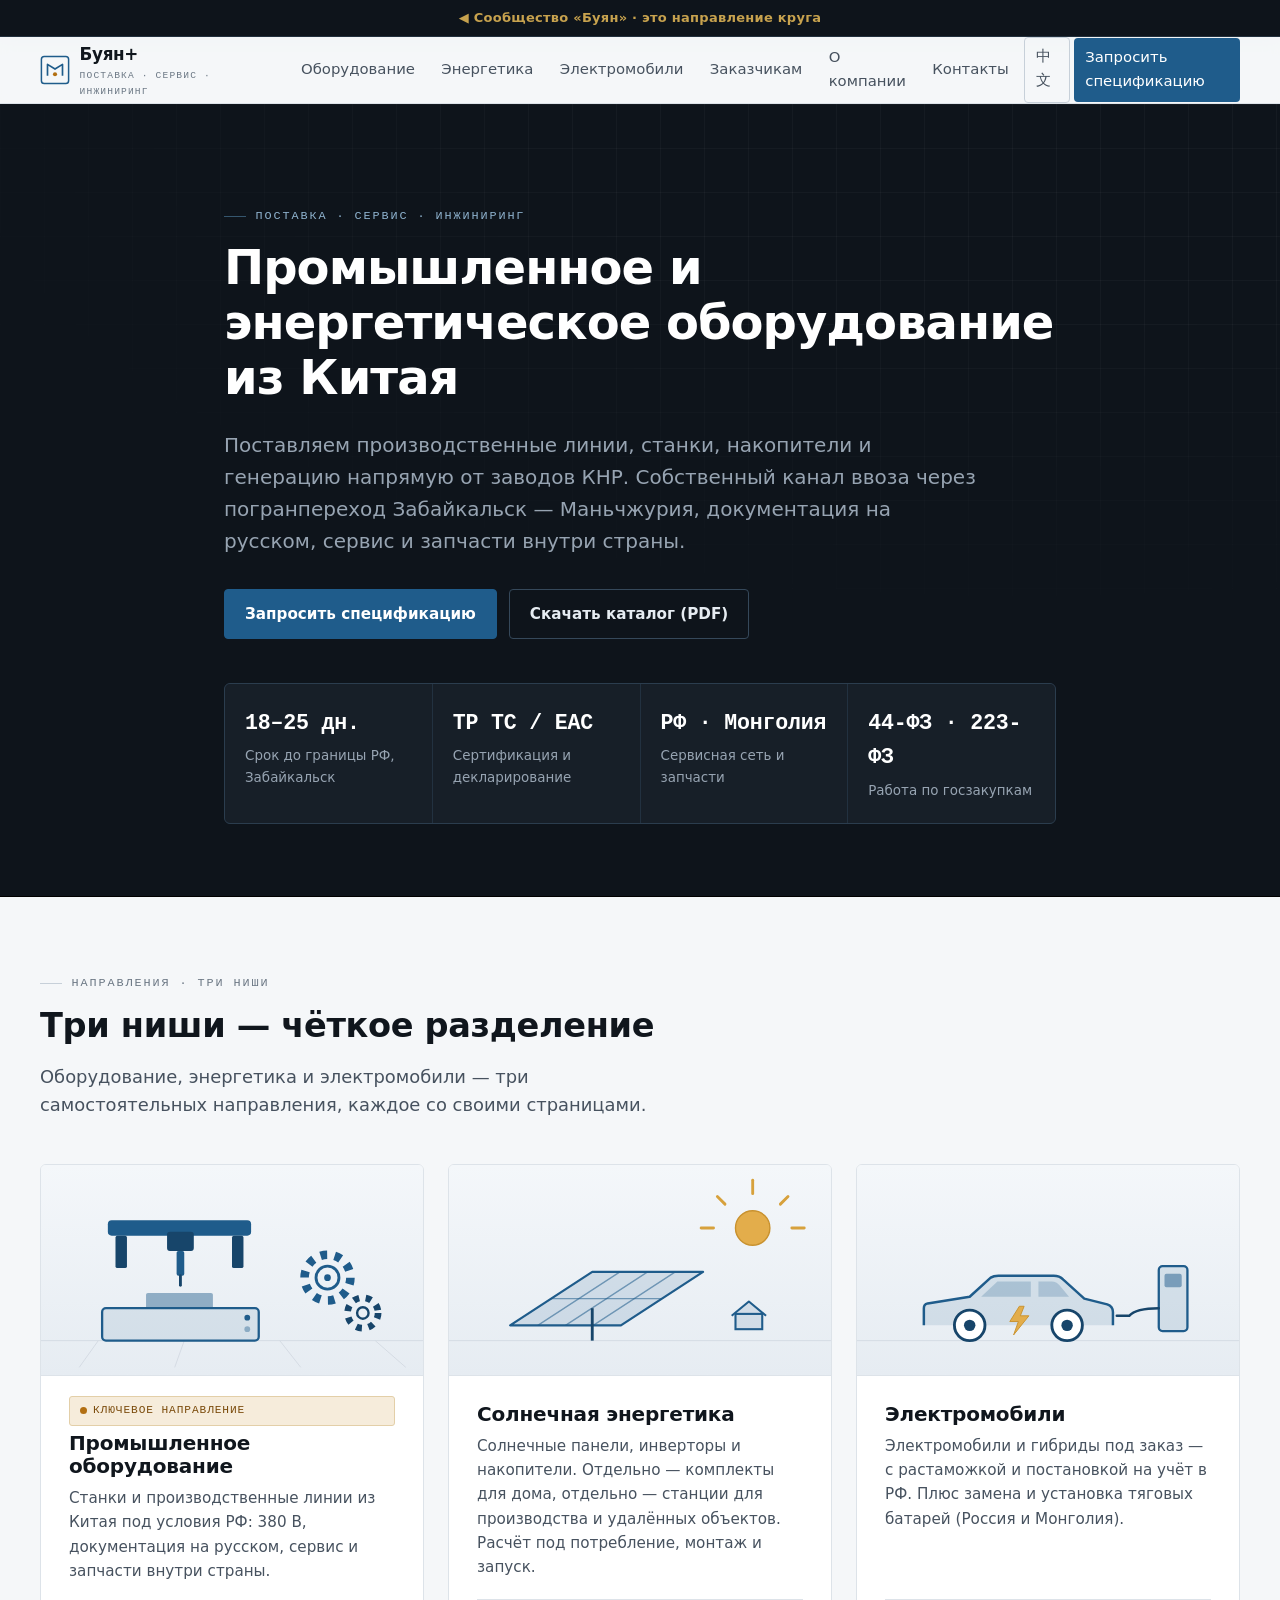
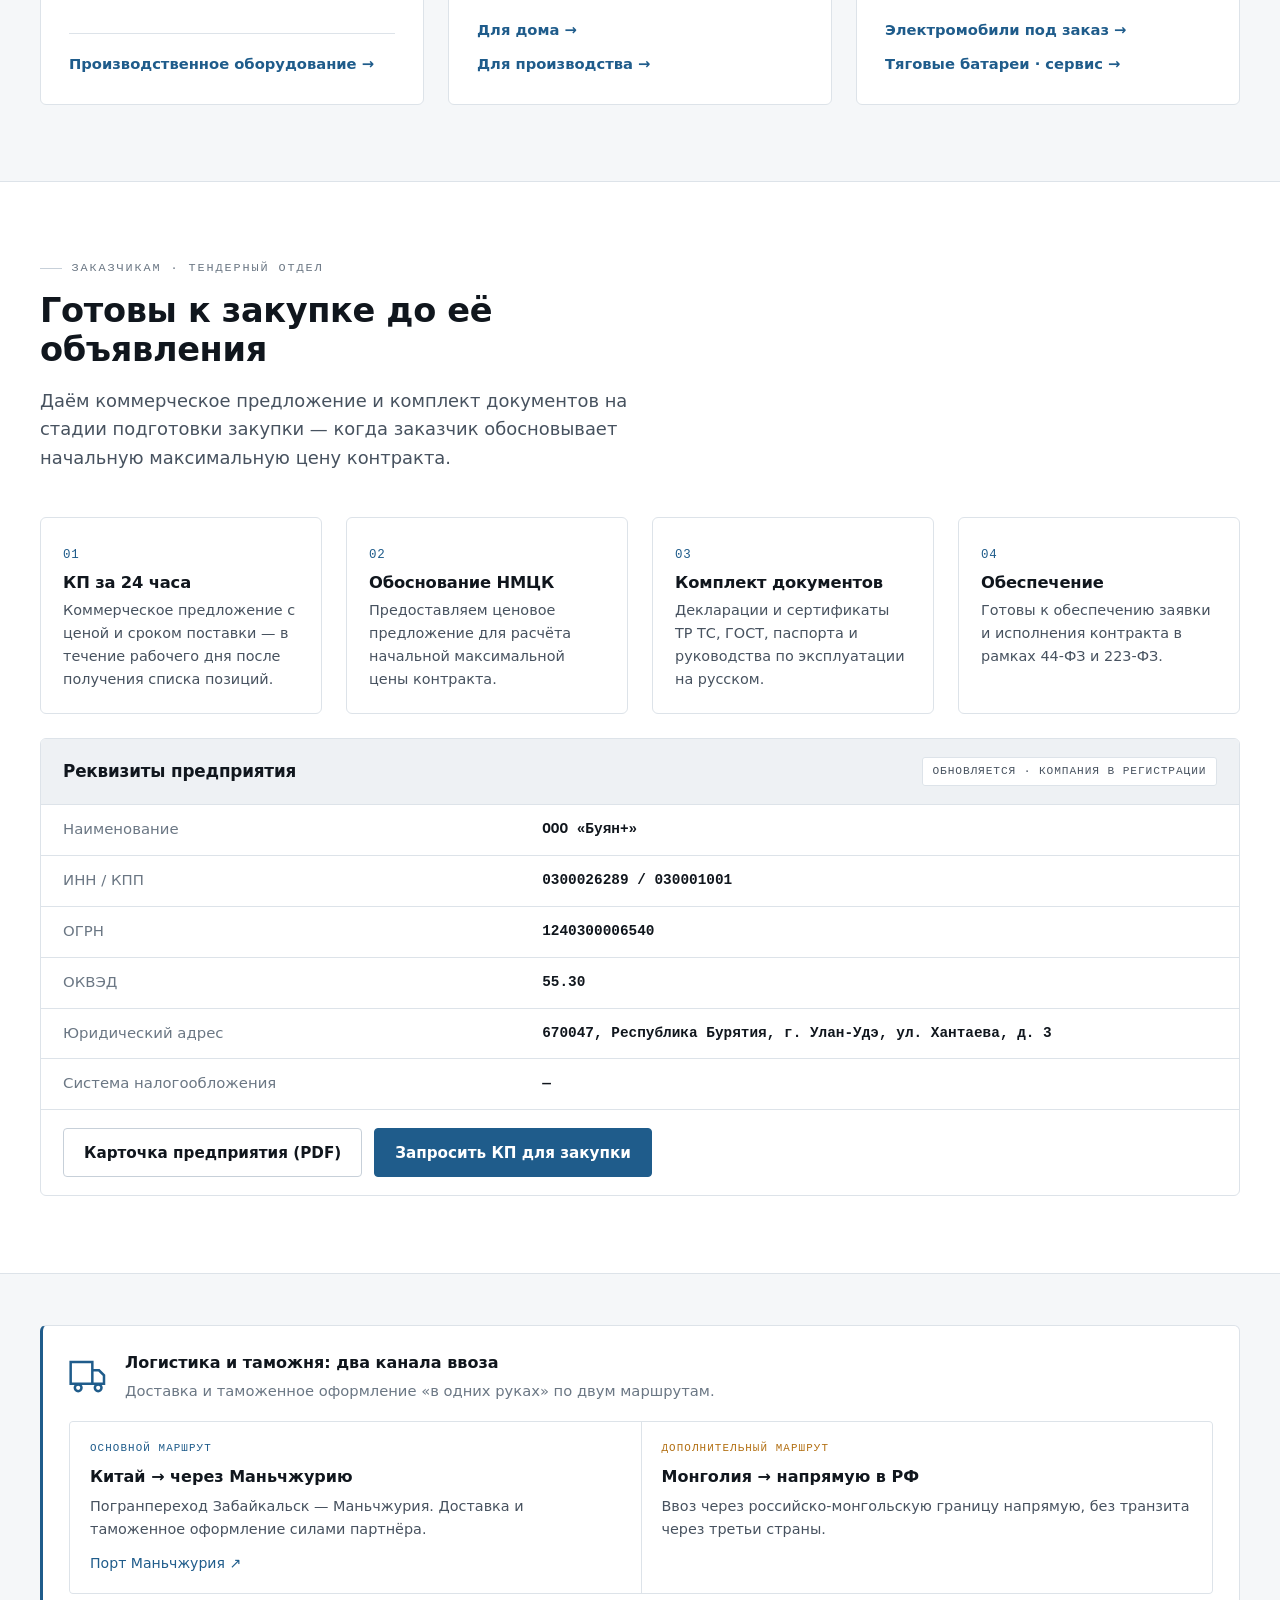
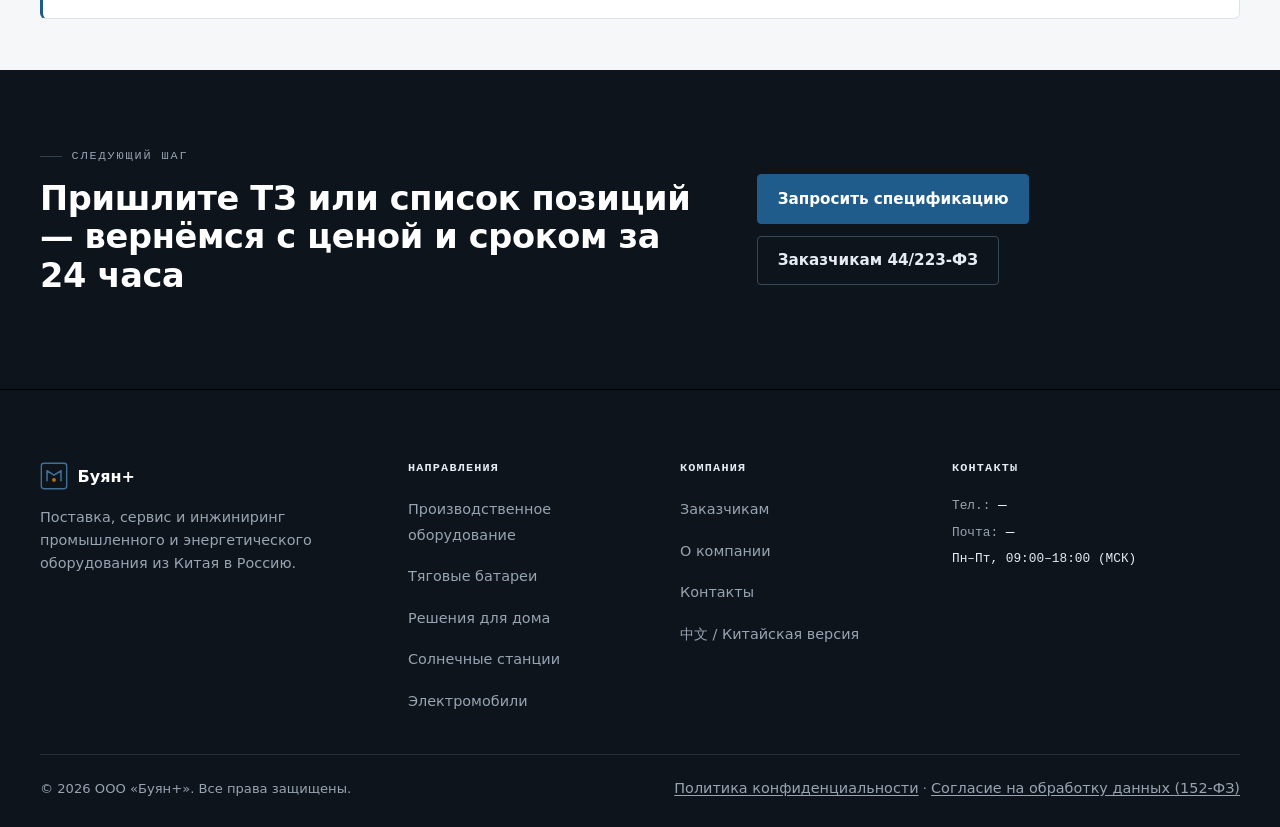
<file: oborudovanie/index.html>
<!DOCTYPE html>
<html lang="ru">
<head>
  <meta charset="UTF-8">
  <meta name="viewport" content="width=device-width, initial-scale=1">
  <!-- SEO: заменить «Буян+» на утверждённое наименование -->
  <title>«Буян+» — промышленное и энергетическое оборудование из Китая. Поставка, сервис, инжиниринг</title>
  <meta name="description" content="Поставка промышленного и энергетического оборудования из Китая в Россию: производственные линии и станки, тяговые батареи, солнечные станции, электромобили. Собственный канал через Забайкальск — Маньчжурию. Работаем по 44-ФЗ и 223-ФЗ.">
  <link rel="preconnect" href="https://portmzl.ru">
  <link rel="stylesheet" href="assets/css/styles.css?v=3">

  <!-- Микроразметка Organization (JSON-LD). Заполнить поля после регистрации ООО. -->
  <script type="application/ld+json">
  {
    "@context": "https://schema.org",
    "@type": "Organization",
    "name": "ООО «Буян+»",
    "description": "Поставщик промышленного и энергетического оборудования из Китая в Россию.",
    "url": "https://example.ru/",
    "areaServed": ["RU", "MN"],
    "knowsLanguage": ["ru", "zh"],
    "contactPoint": {
      "@type": "ContactPoint",
      "contactType": "sales",
      "availableLanguage": ["Russian", "Chinese"]
    }
  }
  </script>
</head>
<body>
  <a class="skip-link" href="#main">К основному содержимому</a>

  <!-- ======================= ШАПКА ======================= -->
  <header class="site-header">
    <div class="wrap site-header__row">
      <a class="logo" href="index.html" aria-label="На главную">
        <svg class="logo__mark" viewBox="0 0 32 32" fill="none" aria-hidden="true">
          <rect x="1.5" y="1.5" width="29" height="29" rx="3" stroke="#1f5c8b" stroke-width="1.6"/>
          <path d="M8 22V10l8 5 8-5v12" stroke="#1f5c8b" stroke-width="1.8" stroke-linejoin="round"/>
          <circle cx="16" cy="20.5" r="2.2" fill="#b26f12"/>
        </svg>
        <span>
          <span data-cfg="company.name">«Буян+»</span>
          <small>Поставка · Сервис · Инжиниринг</small>
        </span>
      </a>

      <button class="nav-toggle" aria-label="Меню" aria-expanded="false" aria-controls="nav">
        <svg viewBox="0 0 24 24" fill="none" stroke="currentColor" stroke-width="2"><path d="M3 6h18M3 12h18M3 18h18"/></svg>
      </button>

      <nav class="nav" id="nav" aria-label="Основная навигация">
        <a href="production.html">Оборудование</a>
        <a href="home-energy.html">Энергетика</a>
        <a href="ev.html">Электромобили</a>
        <a href="tenders.html">Заказчикам</a>
        <a href="about.html">О компании</a>
        <a href="contacts.html">Контакты</a>
        <a class="nav__lang" href="cn.html" lang="zh" hreflang="zh">中文</a>
        <a class="nav__cta" href="contacts.html#request">Запросить спецификацию</a>
      </nav>
    </div>
  </header>

  <main id="main">

    <!-- ======================= ПЕРВЫЙ ЭКРАН ======================= -->
    <section class="hero">
      <div class="wrap hero__inner">
        <p class="eyebrow">Поставка · Сервис · Инжиниринг</p>
        <h1>Промышленное и энергетическое оборудование из Китая</h1>
        <p class="lead">
          Поставляем производственные линии, станки, накопители и генерацию напрямую от заводов КНР.
          Собственный канал ввоза через погранпереход Забайкальск — Маньчжурия, документация на русском,
          сервис и запчасти внутри страны.
        </p>
        <div class="btn-row">
          <a class="btn btn--primary" href="contacts.html#request">Запросить спецификацию</a>
          <a class="btn btn--on-dark" href="assets/catalog.pdf" download>Скачать каталог (PDF)</a>
        </div>

        <!-- Полоса фактов -->
        <div class="facts facts--on-hero" style="margin-top:44px" aria-label="Ключевые факты">
          <div class="fact"><div class="fact__num" data-cfg="facts.borderTerm.num">18–25 дн.</div><div class="fact__label" data-cfg="facts.borderTerm.label">Срок до границы РФ</div></div>
          <div class="fact"><div class="fact__num" data-cfg="facts.certification.num">ТР ТС / ЕАС</div><div class="fact__label" data-cfg="facts.certification.label">Сертификация</div></div>
          <div class="fact"><div class="fact__num" data-cfg="facts.serviceNet.num">РФ · Монголия</div><div class="fact__label" data-cfg="facts.serviceNet.label">Сервисная сеть</div></div>
          <div class="fact"><div class="fact__num" data-cfg="facts.procurement.num">44 · 223-ФЗ</div><div class="fact__label" data-cfg="facts.procurement.label">Госзакупки</div></div>
        </div>
      </div>
    </section>

    <!-- ======================= НАПРАВЛЕНИЯ ======================= -->
    <section class="section" aria-labelledby="dir-title">
      <div class="wrap">
        <div class="section-head">
          <p class="eyebrow">Направления · три ниши</p>
          <h2 id="dir-title">Три ниши — чёткое разделение</h2>
          <p class="lead">Оборудование, энергетика и электромобили — три самостоятельных направления, каждое со своими страницами.</p>
        </div>

        <div class="niches">
          <!-- Ниша 1: Оборудование -->
          <article class="niche">
            <div class="niche__cover"><img src="assets/img/niche-industrial.svg" alt="Промышленное оборудование" loading="lazy" width="400" height="220"></div>
            <span class="badge badge--key">Ключевое направление</span>
            <h3>Промышленное оборудование</h3>
            <p>Станки и производственные линии из Китая под условия РФ: 380 В, документация на русском, сервис и запчасти внутри страны.</p>
            <div class="niche__links">
              <a href="production.html">Производственное оборудование →</a>
            </div>
          </article>

          <!-- Ниша 2: Энергетика -->
          <article class="niche">
            <div class="niche__cover"><img src="assets/img/niche-solar.svg" alt="Солнечная энергетика" loading="lazy" width="400" height="220"></div>
            <h3>Солнечная энергетика</h3>
            <p>Солнечные панели, инверторы и накопители. Отдельно — комплекты для дома, отдельно — станции для производства и удалённых объектов. Расчёт под потребление, монтаж и запуск.</p>
            <div class="niche__links">
              <a href="home-energy.html">Для дома →</a>
              <a href="solar.html">Для производства →</a>
            </div>
          </article>

          <!-- Ниша 3: Электромобили -->
          <article class="niche">
            <div class="niche__cover"><img src="assets/img/niche-ev.svg" alt="Электромобили" loading="lazy" width="400" height="220"></div>
            <h3>Электромобили</h3>
            <p>Электромобили и гибриды под заказ — с растаможкой и постановкой на учёт в РФ. Плюс замена и установка тяговых батарей (Россия и Монголия).</p>
            <div class="niche__links">
              <a href="ev.html">Электромобили под заказ →</a>
              <a href="batteries.html">Тяговые батареи · сервис →</a>
            </div>
          </article>
        </div>
      </div>
    </section>

    <!-- ======================= ЗАКАЗЧИКАМ ======================= -->
    <section class="section section--surface" aria-labelledby="tender-title">
      <div class="wrap">
        <div class="section-head">
          <p class="eyebrow">Заказчикам · Тендерный отдел</p>
          <h2 id="tender-title">Готовы к закупке до её объявления</h2>
          <p class="lead">Даём коммерческое предложение и комплект документов на стадии подготовки закупки —
            когда заказчик обосновывает начальную максимальную цену контракта.</p>
        </div>

        <div class="tender-grid">
          <div class="tender-tile">
            <span class="tender-tile__n">01</span>
            <h3>КП за 24 часа</h3>
            <p>Коммерческое предложение с ценой и сроком поставки — в течение рабочего дня после получения списка позиций.</p>
          </div>
          <div class="tender-tile">
            <span class="tender-tile__n">02</span>
            <h3>Обоснование НМЦК</h3>
            <p>Предоставляем ценовое предложение для расчёта начальной максимальной цены контракта.</p>
          </div>
          <div class="tender-tile">
            <span class="tender-tile__n">03</span>
            <h3>Комплект документов</h3>
            <p>Декларации и сертификаты ТР ТС, ГОСТ, паспорта и руководства по эксплуатации на русском.</p>
          </div>
          <div class="tender-tile">
            <span class="tender-tile__n">04</span>
            <h3>Обеспечение</h3>
            <p>Готовы к обеспечению заявки и исполнения контракта в рамках 44-ФЗ и 223-ФЗ.</p>
          </div>
        </div>

        <!-- Таблица реквизитов -->
        <div class="requisites">
          <div class="requisites__head">
            <h3>Реквизиты предприятия</h3>
            <span class="badge">Обновляется · компания в регистрации</span>
          </div>
          <table class="reqs">
            <tbody>
              <tr><th scope="row">Наименование</th><td data-cfg="company.legalName">ООО «Буян+»</td></tr>
              <tr><th scope="row">ИНН / КПП</th><td><span data-cfg="company.inn">—</span> / <span data-cfg="company.kpp">—</span></td></tr>
              <tr><th scope="row">ОГРН</th><td data-cfg="company.ogrn">—</td></tr>
              <tr><th scope="row">ОКВЭД</th><td data-cfg="company.okved">—</td></tr>
              <tr><th scope="row">Юридический адрес</th><td data-cfg="company.legalAddress">—</td></tr>
              <tr><th scope="row">Система налогообложения</th><td data-cfg="company.taxation">—</td></tr>
            </tbody>
          </table>
          <div class="req-actions">
            <!-- Заглушка под PDF-карточку предприятия. Подставьте файл assets/company-card.pdf -->
            <a class="btn btn--ghost" href="assets/company-card.pdf" download>Карточка предприятия (PDF)</a>
            <a class="btn btn--primary" href="tenders.html#request">Запросить КП для закупки</a>
          </div>
        </div>
      </div>
    </section>

    <!-- ======================= ЛОГИСТИКА ======================= -->
    <section class="section section--tight">
      <div class="wrap">
        <div class="logi-block">
          <div class="logi-block__head">
            <svg class="logi__ico" viewBox="0 0 24 24" fill="none" stroke="currentColor" stroke-width="1.5" aria-hidden="true"><path d="M1 3h13v13H1z"/><path d="M14 8h4l3 3v5h-7"/><circle cx="5.5" cy="18.5" r="2"/><circle cx="17.5" cy="18.5" r="2"/></svg>
            <div>
              <strong>Логистика и таможня: два канала ввоза</strong>
              <p class="muted">Доставка и таможенное оформление «в одних руках» по двум маршрутам.</p>
            </div>
          </div>
          <div class="logi-routes">
            <div class="logi-route">
              <span class="logi-route__tag">Основной маршрут</span>
              <strong>Китай → через Маньчжурию</strong>
              <p>Погранпереход Забайкальск — Маньчжурия. Доставка и таможенное оформление силами партнёра.</p>
              <a data-cfg="partner.url" data-cfg-attr="href" href="https://portmzl.ru" target="_blank" rel="noopener"><span data-cfg="partner.name">Порт Маньчжурия</span> ↗</a>
            </div>
            <div class="logi-route">
              <span class="logi-route__tag logi-route__tag--alt">Дополнительный маршрут</span>
              <strong>Монголия → напрямую в РФ</strong>
              <p>Ввоз через российско-монгольскую границу напрямую, без транзита через третьи страны.</p>
            </div>
          </div>
        </div>
      </div>
    </section>

    <!-- ======================= ФИНАЛЬНЫЙ ПРИЗЫВ ======================= -->
    <section class="section section--graphite">
      <div class="wrap final-cta">
        <div class="final-cta__box">
          <div>
            <p class="eyebrow">Следующий шаг</p>
            <h2>Пришлите ТЗ или список позиций — вернёмся с ценой и сроком за 24 часа</h2>
          </div>
          <div class="btn-row">
            <a class="btn btn--primary" href="contacts.html#request">Запросить спецификацию</a>
            <a class="btn btn--on-dark" href="tenders.html">Заказчикам 44/223-ФЗ</a>
          </div>
        </div>
      </div>
    </section>

  </main>

  <!-- ======================= ПОДВАЛ ======================= -->
  <footer class="site-footer">
    <div class="wrap">
      <div class="footer-grid">
        <div>
          <div class="footer-logo">
            <svg class="logo__mark" viewBox="0 0 32 32" fill="none" aria-hidden="true">
              <rect x="1.5" y="1.5" width="29" height="29" rx="3" stroke="#3f6f95" stroke-width="1.6"/>
              <path d="M8 22V10l8 5 8-5v12" stroke="#3f6f95" stroke-width="1.8" stroke-linejoin="round"/>
              <circle cx="16" cy="20.5" r="2.2" fill="#b26f12"/>
            </svg>
            <span data-cfg="company.name">«Буян+»</span>
          </div>
          <p class="footer-about">Поставка, сервис и инжиниринг промышленного и энергетического оборудования из Китая в Россию.</p>
        </div>

        <div>
          <h4>Направления</h4>
          <ul class="footer-links">
            <li><a href="production.html">Производственное оборудование</a></li>
            <li><a href="batteries.html">Тяговые батареи</a></li>
            <li><a href="home-energy.html">Решения для дома</a></li>
            <li><a href="solar.html">Солнечные станции</a></li>
            <li><a href="ev.html">Электромобили</a></li>
          </ul>
        </div>

        <div>
          <h4>Компания</h4>
          <ul class="footer-links">
            <li><a href="tenders.html">Заказчикам</a></li>
            <li><a href="about.html">О компании</a></li>
            <li><a href="contacts.html">Контакты</a></li>
            <li><a href="cn.html" lang="zh">中文 / Китайская версия</a></li>
          </ul>
        </div>

        <div>
          <h4>Контакты</h4>
          <div class="footer-reqs">
            <div>Тел.: <a data-cfg="contacts.phoneHref" data-cfg-attr="href" href="tel:+70000000000"><span data-cfg="contacts.phone">—</span></a></div>
            <div>Почта: <a data-cfg="contacts.emailHref" data-cfg-attr="href" href="mailto:sales@example.ru"><span data-cfg="contacts.email">—</span></a></div>
            <div><span data-cfg="contacts.hours">Пн–Пт, 09:00–18:00 (МСК)</span></div>
          </div>
        </div>
      </div>

      <div class="footer-bottom">
        <div>© <span data-year>2026</span> <span data-cfg="company.legalName">ООО «Буян+»</span>. Все права защищены.</div>
        <div>
          <a href="privacy.html">Политика конфиденциальности</a> ·
          <a href="consent.html">Согласие на обработку данных (152-ФЗ)</a>
        </div>
      </div>
    </div>
  </footer>

  <script src="assets/js/config.js?v=2"></script>
  <script src="assets/js/main.js"></script>
</body>
</html>
</file>
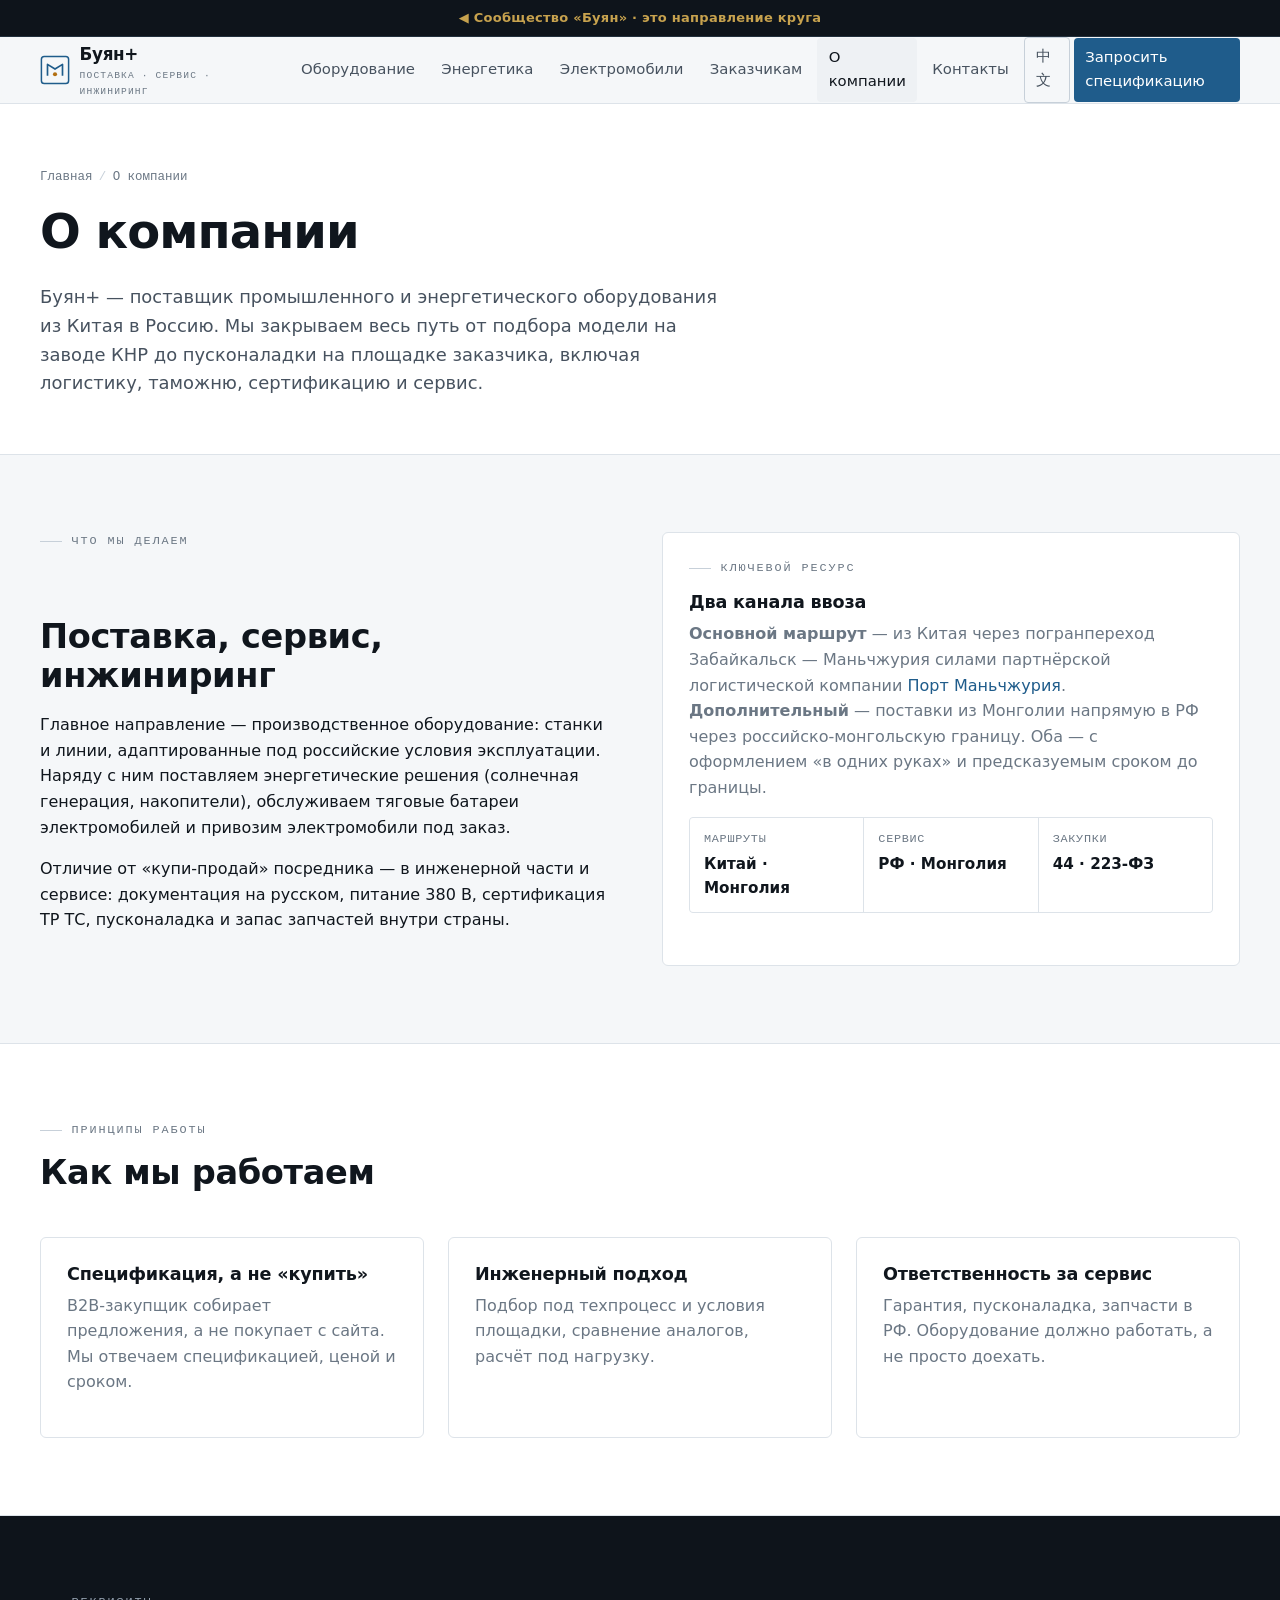
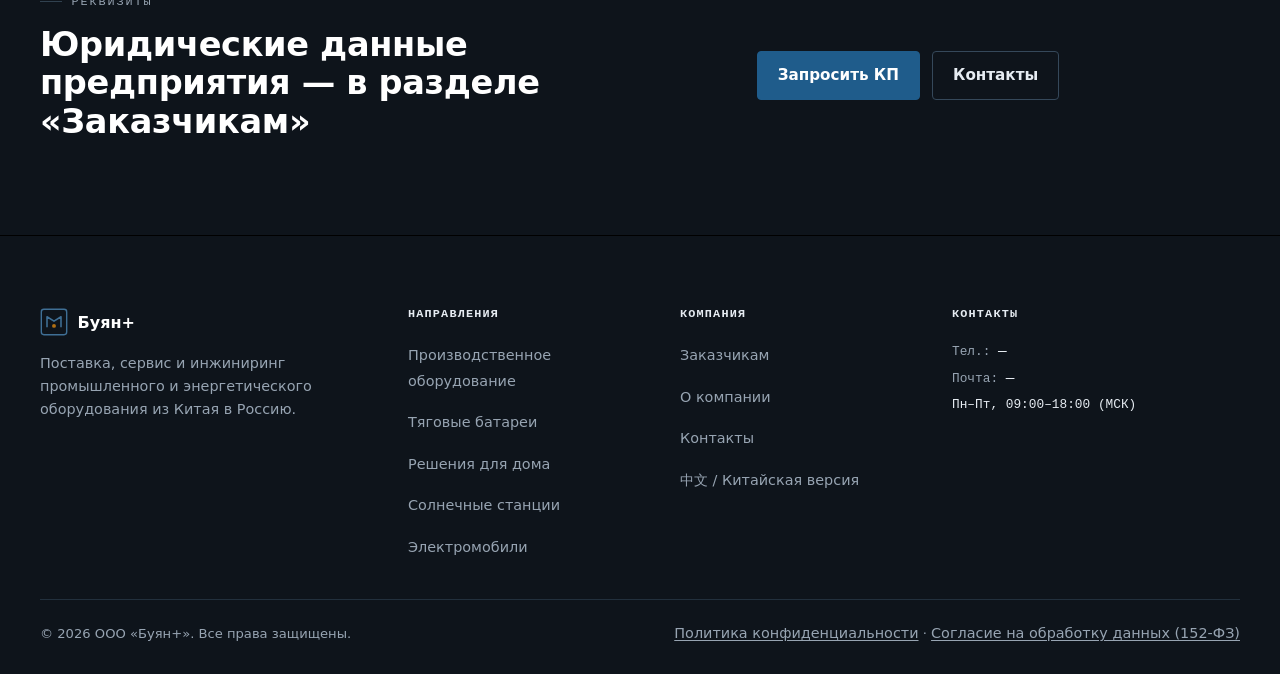
<file: oborudovanie/about.html>
<!DOCTYPE html>
<html lang="ru">
<head>
  <meta charset="UTF-8">
  <meta name="viewport" content="width=device-width, initial-scale=1">
  <title>О компании — поставщик оборудования из Китая с каналом через Маньчжурию | «Буян+»</title>
  <meta name="description" content="О компании «Буян+»: поставка промышленного и энергетического оборудования из Китая в Россию, собственный канал через погранпереход Забайкальск — Маньчжурия, сервис в РФ и Монголии.">
  <link rel="stylesheet" href="assets/css/styles.css">
</head>
<body>
  <a class="skip-link" href="#main">К основному содержимому</a>
  <header class="site-header">
    <div class="wrap site-header__row">
      <a class="logo" href="index.html" aria-label="На главную"><svg class="logo__mark" viewBox="0 0 32 32" fill="none" aria-hidden="true"><rect x="1.5" y="1.5" width="29" height="29" rx="3" stroke="#1f5c8b" stroke-width="1.6"/><path d="M8 22V10l8 5 8-5v12" stroke="#1f5c8b" stroke-width="1.8" stroke-linejoin="round"/><circle cx="16" cy="20.5" r="2.2" fill="#b26f12"/></svg><span><span data-cfg="company.name">«Буян+»</span><small>Поставка · Сервис · Инжиниринг</small></span></a>
      <button class="nav-toggle" aria-label="Меню" aria-expanded="false" aria-controls="nav"><svg viewBox="0 0 24 24" fill="none" stroke="currentColor" stroke-width="2"><path d="M3 6h18M3 12h18M3 18h18"/></svg></button>
      <nav class="nav" id="nav" aria-label="Основная навигация">
        <a href="production.html">Оборудование</a><a href="home-energy.html">Энергетика</a>
        <a href="ev.html">Электромобили</a><a href="tenders.html">Заказчикам</a><a href="about.html" aria-current="page">О компании</a><a href="contacts.html">Контакты</a><a class="nav__lang" href="cn.html" lang="zh" hreflang="zh">中文</a><a class="nav__cta" href="contacts.html#request">Запросить спецификацию</a>
      </nav>
    </div>
  </header>

  <main id="main">
    <section class="pageintro">
      <div class="wrap pageintro__inner">
        <div class="breadcrumbs"><a href="index.html">Главная</a><span>/</span>О компании</div>
        <h1>О компании</h1>
        <p class="lead"><span data-cfg="company.name">«Буян+»</span> — поставщик промышленного и энергетического
          оборудования из Китая в Россию. Мы закрываем весь путь от подбора модели на заводе КНР до пусконаладки
          на площадке заказчика, включая логистику, таможню, сертификацию и сервис.</p>
      </div>
    </section>

    <section class="section">
      <div class="wrap">
        <div class="grid-2" style="align-items:start; gap:44px">
          <div class="prose">
            <p class="eyebrow">Что мы делаем</p>
            <h2>Поставка, сервис, инжиниринг</h2>
            <p>Главное направление — производственное оборудование: станки и линии, адаптированные под российские
              условия эксплуатации. Наряду с ним поставляем энергетические решения (солнечная генерация, накопители),
              обслуживаем тяговые батареи электромобилей и привозим электромобили под заказ.</p>
            <p>Отличие от «купи-продай» посредника — в инженерной части и сервисе: документация на русском, питание 380 В,
              сертификация ТР ТС, пусконаладка и запас запчастей внутри страны.</p>
          </div>
          <div class="card">
            <p class="eyebrow" style="margin-top:0">Ключевой ресурс</p>
            <h3>Два канала ввоза</h3>
            <p class="muted"><strong>Основной маршрут</strong> — из Китая через погранпереход Забайкальск — Маньчжурия
              силами партнёрской логистической компании
              <a data-cfg="partner.url" data-cfg-attr="href" href="https://portmzl.ru" target="_blank" rel="noopener"><span data-cfg="partner.name">Порт Маньчжурия</span></a>.
              <strong>Дополнительный</strong> — поставки из Монголии напрямую в РФ через российско-монгольскую границу.
              Оба — с оформлением «в одних руках» и предсказуемым сроком до границы.</p>
            <div class="dir-featured__specs" style="border-radius:4px; margin-top:1rem">
              <div><dt>Маршруты</dt><dd>Китай · Монголия</dd></div>
              <div><dt>Сервис</dt><dd>РФ · Монголия</dd></div>
              <div><dt>Закупки</dt><dd>44 · 223-ФЗ</dd></div>
            </div>
          </div>
        </div>
      </div>
    </section>

    <section class="section section--surface">
      <div class="wrap">
        <div class="section-head"><p class="eyebrow">Принципы работы</p><h2>Как мы работаем</h2></div>
        <div class="grid-3">
          <div class="card"><h3>Спецификация, а не «купить»</h3><p class="muted">B2B-закупщик собирает предложения, а не покупает с сайта. Мы отвечаем спецификацией, ценой и сроком.</p></div>
          <div class="card"><h3>Инженерный подход</h3><p class="muted">Подбор под техпроцесс и условия площадки, сравнение аналогов, расчёт под нагрузку.</p></div>
          <div class="card"><h3>Ответственность за сервис</h3><p class="muted">Гарантия, пусконаладка, запчасти в РФ. Оборудование должно работать, а не просто доехать.</p></div>
        </div>
      </div>
    </section>

    <section class="section section--graphite">
      <div class="wrap final-cta">
        <div class="final-cta__box">
          <div><p class="eyebrow">Реквизиты</p><h2>Юридические данные предприятия — в разделе «Заказчикам»</h2></div>
          <div class="btn-row"><a class="btn btn--primary" href="tenders.html#request">Запросить КП</a><a class="btn btn--on-dark" href="contacts.html">Контакты</a></div>
        </div>
      </div>
    </section>
  </main>

  <footer class="site-footer">
    <div class="wrap">
      <div class="footer-grid">
        <div><div class="footer-logo"><svg class="logo__mark" viewBox="0 0 32 32" fill="none" aria-hidden="true"><rect x="1.5" y="1.5" width="29" height="29" rx="3" stroke="#3f6f95" stroke-width="1.6"/><path d="M8 22V10l8 5 8-5v12" stroke="#3f6f95" stroke-width="1.8" stroke-linejoin="round"/><circle cx="16" cy="20.5" r="2.2" fill="#b26f12"/></svg><span data-cfg="company.name">«Буян+»</span></div><p class="footer-about">Поставка, сервис и инжиниринг промышленного и энергетического оборудования из Китая в Россию.</p></div>
        <div><h4>Направления</h4><ul class="footer-links"><li><a href="production.html">Производственное оборудование</a></li><li><a href="batteries.html">Тяговые батареи</a></li><li><a href="home-energy.html">Решения для дома</a></li><li><a href="solar.html">Солнечные станции</a></li><li><a href="ev.html">Электромобили</a></li></ul></div>
        <div><h4>Компания</h4><ul class="footer-links"><li><a href="tenders.html">Заказчикам</a></li><li><a href="about.html">О компании</a></li><li><a href="contacts.html">Контакты</a></li><li><a href="cn.html" lang="zh">中文 / Китайская версия</a></li></ul></div>
        <div><h4>Контакты</h4><div class="footer-reqs"><div>Тел.: <a data-cfg="contacts.phoneHref" data-cfg-attr="href" href="tel:+70000000000"><span data-cfg="contacts.phone">—</span></a></div><div>Почта: <a data-cfg="contacts.emailHref" data-cfg-attr="href" href="mailto:sales@example.ru"><span data-cfg="contacts.email">—</span></a></div><div><span data-cfg="contacts.hours">Пн–Пт, 09:00–18:00 (МСК)</span></div></div></div>
      </div>
      <div class="footer-bottom"><div>© <span data-year>2026</span> <span data-cfg="company.legalName">ООО «Буян+»</span>. Все права защищены.</div><div><a href="privacy.html">Политика конфиденциальности</a> · <a href="consent.html">Согласие на обработку данных (152-ФЗ)</a></div></div>
    </div>
  </footer>
  <script src="assets/js/config.js?v=2"></script>
  <script src="assets/js/main.js"></script>
</body>
</html>
</file>
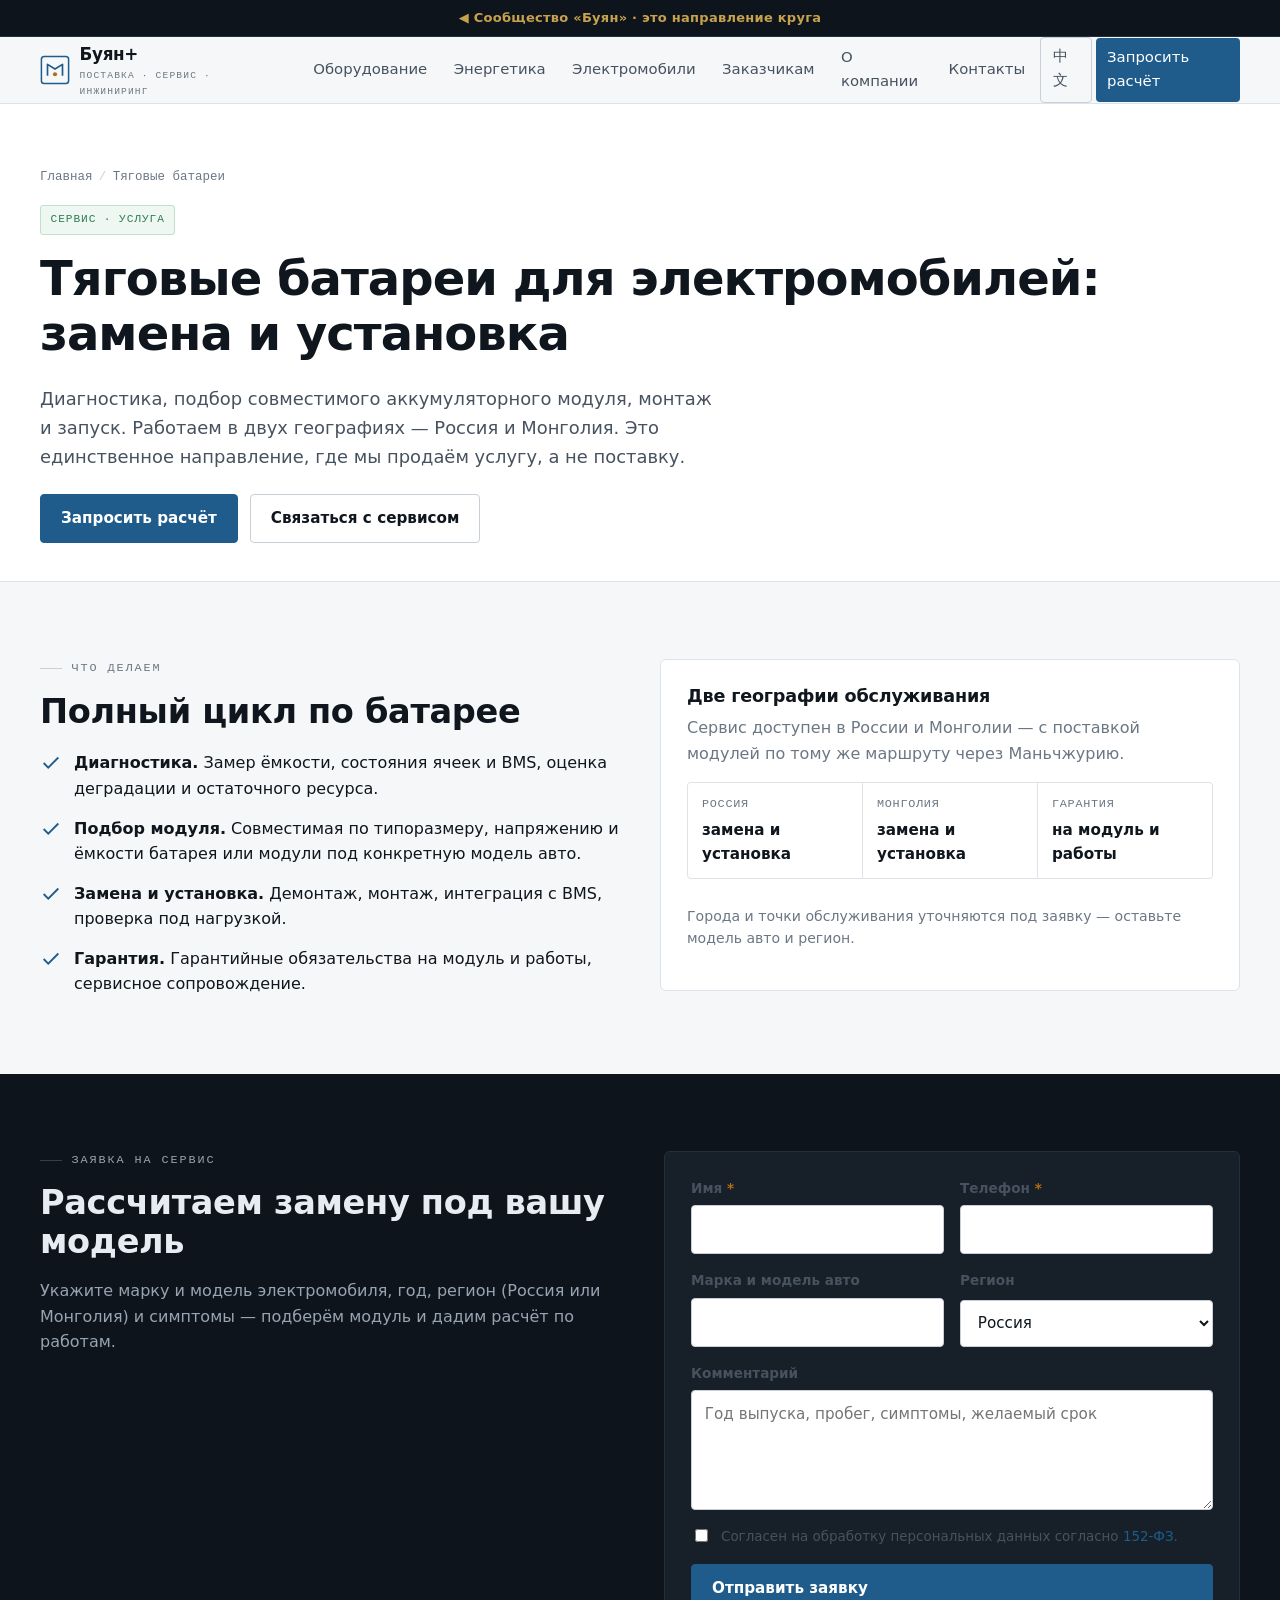
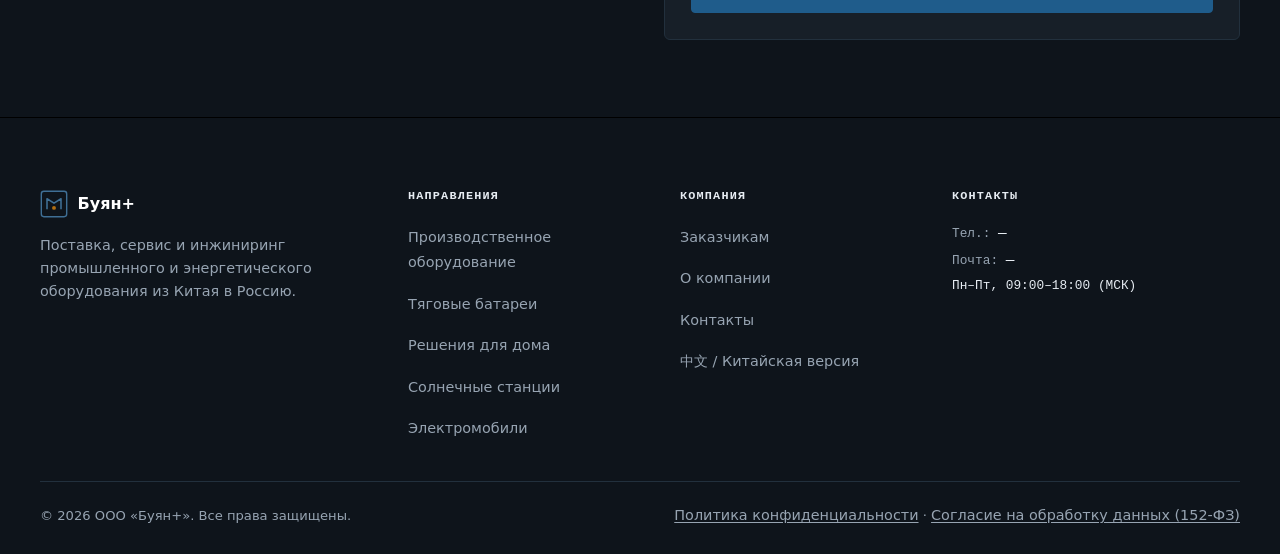
<file: oborudovanie/batteries.html>
<!DOCTYPE html>
<html lang="ru">
<head>
  <meta charset="UTF-8">
  <meta name="viewport" content="width=device-width, initial-scale=1">
  <title>Тяговые батареи для электромобилей — замена и установка. Россия и Монголия | «Буян+»</title>
  <meta name="description" content="Замена и установка тяговых батарей для электромобилей в России и Монголии. Диагностика, подбор совместимого модуля, монтаж, гарантия. Единственное сервисное направление компании.">
  <link rel="stylesheet" href="assets/css/styles.css">
</head>
<body>
  <a class="skip-link" href="#main">К основному содержимому</a>
  <header class="site-header">
    <div class="wrap site-header__row">
      <a class="logo" href="index.html" aria-label="На главную"><svg class="logo__mark" viewBox="0 0 32 32" fill="none" aria-hidden="true"><rect x="1.5" y="1.5" width="29" height="29" rx="3" stroke="#1f5c8b" stroke-width="1.6"/><path d="M8 22V10l8 5 8-5v12" stroke="#1f5c8b" stroke-width="1.8" stroke-linejoin="round"/><circle cx="16" cy="20.5" r="2.2" fill="#b26f12"/></svg><span><span data-cfg="company.name">«Буян+»</span><small>Поставка · Сервис · Инжиниринг</small></span></a>
      <button class="nav-toggle" aria-label="Меню" aria-expanded="false" aria-controls="nav"><svg viewBox="0 0 24 24" fill="none" stroke="currentColor" stroke-width="2"><path d="M3 6h18M3 12h18M3 18h18"/></svg></button>
      <nav class="nav" id="nav" aria-label="Основная навигация">
        <a href="production.html">Оборудование</a>
        <a href="home-energy.html">Энергетика</a>
        <a href="ev.html">Электромобили</a>
        <a href="tenders.html">Заказчикам</a>
        <a href="about.html">О компании</a>
        <a href="contacts.html">Контакты</a>
        <a class="nav__lang" href="cn.html" lang="zh" hreflang="zh">中文</a>
        <a class="nav__cta" href="#request">Запросить расчёт</a>
      </nav>
    </div>
  </header>

  <main id="main">
    <section class="pageintro">
      <div class="wrap pageintro__inner">
        <div class="breadcrumbs"><a href="index.html">Главная</a><span>/</span>Тяговые батареи</div>
        <span class="badge badge--ok">Сервис · услуга</span>
        <h1 style="margin-top:1rem">Тяговые батареи для электромобилей: замена и установка</h1>
        <p class="lead">Диагностика, подбор совместимого аккумуляторного модуля, монтаж и запуск. Работаем в двух географиях —
          Россия и Монголия. Это единственное направление, где мы продаём услугу, а не поставку.</p>
        <div class="btn-row" style="margin-top:1.4rem"><a class="btn btn--primary" href="#request">Запросить расчёт</a><a class="btn btn--ghost" href="contacts.html">Связаться с сервисом</a></div>
      </div>
    </section>

    <section class="section">
      <div class="wrap">
        <div class="grid-2" style="align-items:start; gap:40px">
          <div>
            <p class="eyebrow">Что делаем</p>
            <h2>Полный цикл по батарее</h2>
            <ul class="feature-list" style="margin-top:1.2rem">
              <li><svg viewBox="0 0 24 24" fill="none" stroke="currentColor" stroke-width="2"><path d="M20 6L9 17l-5-5"/></svg><span><strong>Диагностика.</strong> Замер ёмкости, состояния ячеек и BMS, оценка деградации и остаточного ресурса.</span></li>
              <li><svg viewBox="0 0 24 24" fill="none" stroke="currentColor" stroke-width="2"><path d="M20 6L9 17l-5-5"/></svg><span><strong>Подбор модуля.</strong> Совместимая по типоразмеру, напряжению и ёмкости батарея или модули под конкретную модель авто.</span></li>
              <li><svg viewBox="0 0 24 24" fill="none" stroke="currentColor" stroke-width="2"><path d="M20 6L9 17l-5-5"/></svg><span><strong>Замена и установка.</strong> Демонтаж, монтаж, интеграция с BMS, проверка под нагрузкой.</span></li>
              <li><svg viewBox="0 0 24 24" fill="none" stroke="currentColor" stroke-width="2"><path d="M20 6L9 17l-5-5"/></svg><span><strong>Гарантия.</strong> Гарантийные обязательства на модуль и работы, сервисное сопровождение.</span></li>
            </ul>
          </div>
          <div class="card">
            <h3>Две географии обслуживания</h3>
            <p class="muted">Сервис доступен в России и Монголии — с поставкой модулей по тому же маршруту через Маньчжурию.</p>
            <div class="dir-featured__specs" style="margin-top:1rem; border-radius:4px">
              <div><dt>Россия</dt><dd>замена и установка</dd></div>
              <div><dt>Монголия</dt><dd>замена и установка</dd></div>
              <div><dt>Гарантия</dt><dd>на модуль и работы</dd></div>
            </div>
            <p class="muted" style="margin-top:1rem; font-size:.88rem">Города и точки обслуживания уточняются под заявку — оставьте модель авто и регион.</p>
          </div>
        </div>
      </div>
    </section>

    <section class="section section--graphite" id="request">
      <div class="wrap">
        <div class="grid-2" style="align-items:start; gap:48px">
          <div>
            <p class="eyebrow">Заявка на сервис</p>
            <h2>Рассчитаем замену под вашу модель</h2>
            <p style="color:var(--on-graphite-2)">Укажите марку и модель электромобиля, год, регион (Россия или Монголия) и симптомы —
              подберём модуль и дадим расчёт по работам.</p>
          </div>
          <form class="form" data-lead-form novalidate style="background:var(--graphite-2); padding:26px; border-radius:6px; border:1px solid #22303d">
            <div class="field--row"><div class="field"><label for="b-name">Имя <span class="req">*</span></label><input id="b-name" name="name" required></div><div class="field"><label for="b-phone">Телефон <span class="req">*</span></label><input id="b-phone" name="phone" type="tel" required></div></div>
            <div class="field--row"><div class="field"><label for="b-car">Марка и модель авто</label><input id="b-car" name="car"></div><div class="field"><label for="b-region">Регион</label><select id="b-region" name="region"><option>Россия</option><option>Монголия</option></select></div></div>
            <div class="field"><label for="b-msg">Комментарий</label><textarea id="b-msg" name="message" placeholder="Год выпуска, пробег, симптомы, желаемый срок"></textarea></div>
            <label class="form__consent"><input type="checkbox" name="consent" required> <span>Согласен на обработку персональных данных согласно <a href="consent.html">152-ФЗ</a>.</span></label>
            <div class="form-status" role="status" aria-live="polite"></div>
            <button class="btn btn--primary" type="submit">Отправить заявку</button>
          </form>
        </div>
      </div>
    </section>
  </main>

  <footer class="site-footer">
    <div class="wrap">
      <div class="footer-grid">
        <div><div class="footer-logo"><svg class="logo__mark" viewBox="0 0 32 32" fill="none" aria-hidden="true"><rect x="1.5" y="1.5" width="29" height="29" rx="3" stroke="#3f6f95" stroke-width="1.6"/><path d="M8 22V10l8 5 8-5v12" stroke="#3f6f95" stroke-width="1.8" stroke-linejoin="round"/><circle cx="16" cy="20.5" r="2.2" fill="#b26f12"/></svg><span data-cfg="company.name">«Буян+»</span></div><p class="footer-about">Поставка, сервис и инжиниринг промышленного и энергетического оборудования из Китая в Россию.</p></div>
        <div><h4>Направления</h4><ul class="footer-links"><li><a href="production.html">Производственное оборудование</a></li><li><a href="batteries.html">Тяговые батареи</a></li><li><a href="home-energy.html">Решения для дома</a></li><li><a href="solar.html">Солнечные станции</a></li><li><a href="ev.html">Электромобили</a></li></ul></div>
        <div><h4>Компания</h4><ul class="footer-links"><li><a href="tenders.html">Заказчикам</a></li><li><a href="about.html">О компании</a></li><li><a href="contacts.html">Контакты</a></li><li><a href="cn.html" lang="zh">中文 / Китайская версия</a></li></ul></div>
        <div><h4>Контакты</h4><div class="footer-reqs"><div>Тел.: <a data-cfg="contacts.phoneHref" data-cfg-attr="href" href="tel:+70000000000"><span data-cfg="contacts.phone">—</span></a></div><div>Почта: <a data-cfg="contacts.emailHref" data-cfg-attr="href" href="mailto:sales@example.ru"><span data-cfg="contacts.email">—</span></a></div><div><span data-cfg="contacts.hours">Пн–Пт, 09:00–18:00 (МСК)</span></div></div></div>
      </div>
      <div class="footer-bottom"><div>© <span data-year>2026</span> <span data-cfg="company.legalName">ООО «Буян+»</span>. Все права защищены.</div><div><a href="privacy.html">Политика конфиденциальности</a> · <a href="consent.html">Согласие на обработку данных (152-ФЗ)</a></div></div>
    </div>
  </footer>
  <script src="assets/js/config.js?v=2"></script>
  <script src="assets/js/main.js"></script>
</body>
</html>
</file>
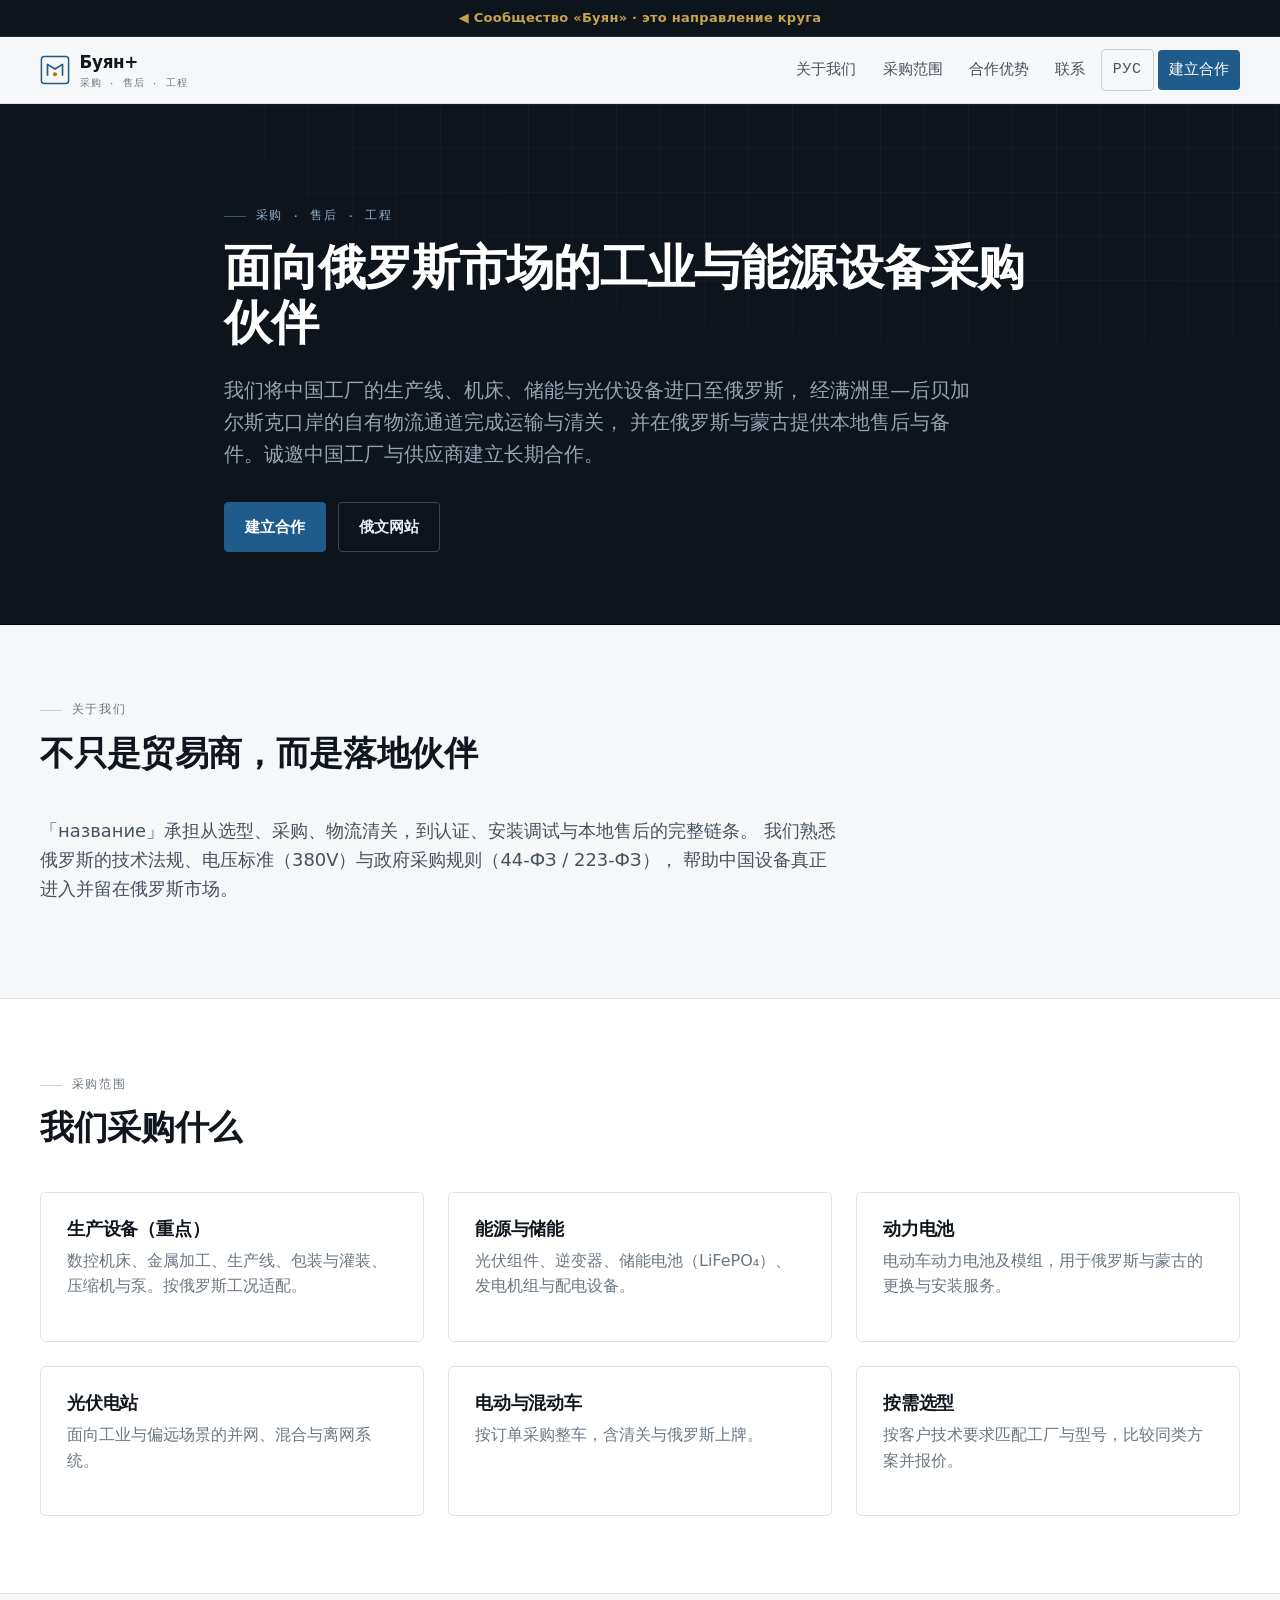
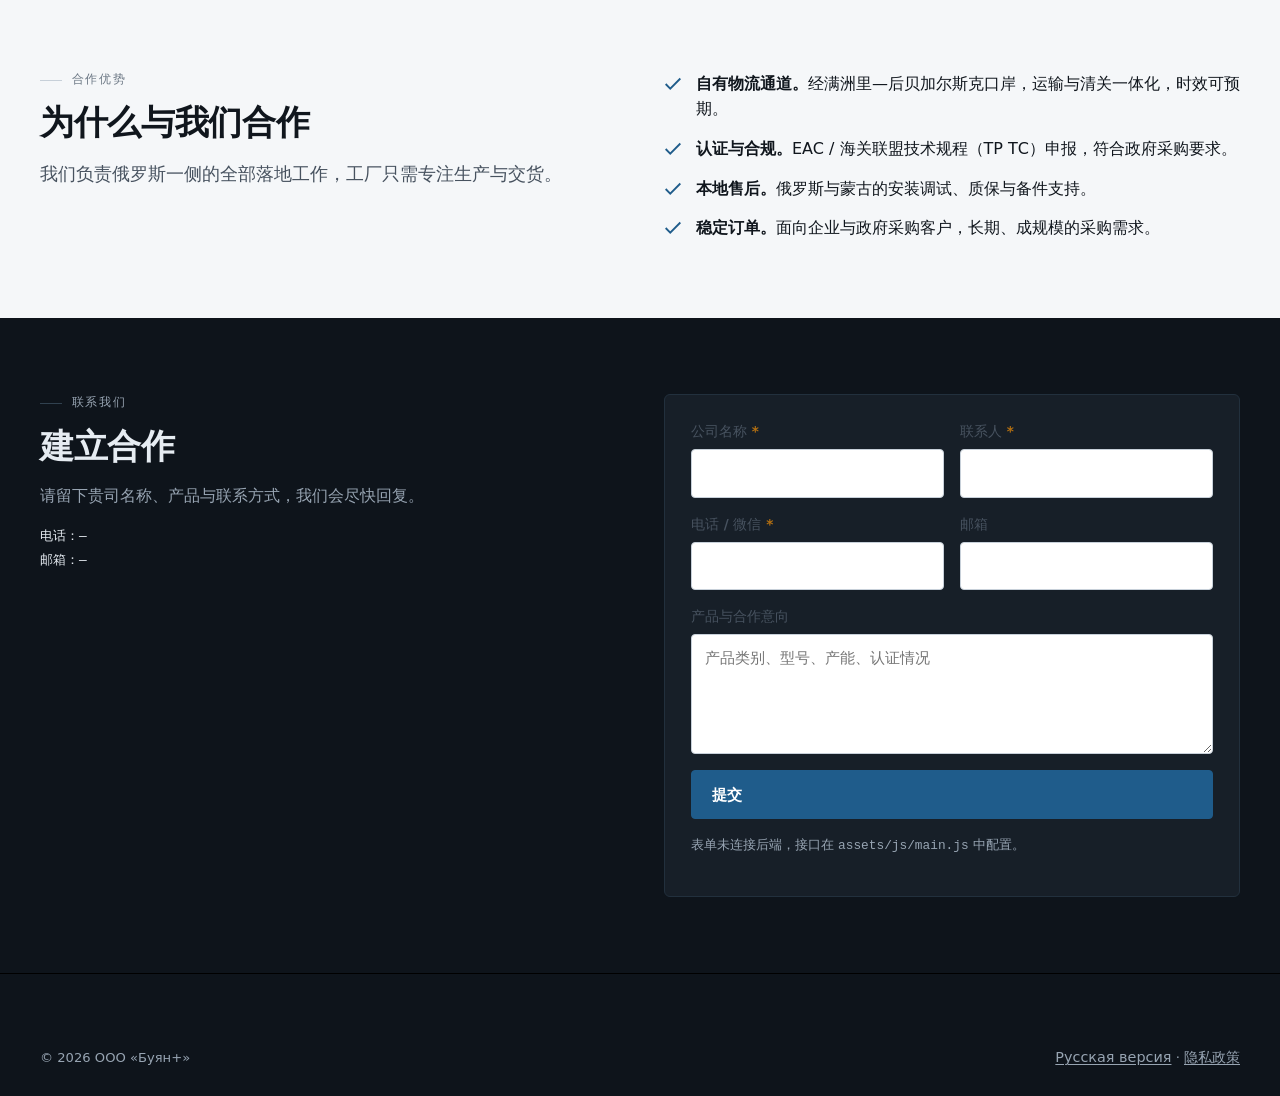
<file: oborudovanie/cn.html>
<!DOCTYPE html>
<html lang="zh">
<head>
  <meta charset="UTF-8">
  <meta name="viewport" content="width=device-width, initial-scale=1">
  <title>「название」— 中国工业与能源设备对俄采购与分销伙伴</title>
  <meta name="description" content="「название」是面向俄罗斯市场的工业与能源设备进口商与分销商。经满洲里—后贝加尔斯克口岸的自有物流通道，提供清关、认证（EAC/海关联盟技术规程）、俄罗斯本地售后与备件。诚邀中国工厂与供应商合作。">
  <link rel="stylesheet" href="assets/css/styles.css">
</head>
<body>
  <a class="skip-link" href="#main">跳转到主要内容</a>
  <header class="site-header">
    <div class="wrap site-header__row">
      <a class="logo" href="cn.html" aria-label="首页"><svg class="logo__mark" viewBox="0 0 32 32" fill="none" aria-hidden="true"><rect x="1.5" y="1.5" width="29" height="29" rx="3" stroke="#1f5c8b" stroke-width="1.6"/><path d="M8 22V10l8 5 8-5v12" stroke="#1f5c8b" stroke-width="1.8" stroke-linejoin="round"/><circle cx="16" cy="20.5" r="2.2" fill="#b26f12"/></svg><span><span data-cfg="company.name">「название」</span><small>采购 · 售后 · 工程</small></span></a>
      <button class="nav-toggle" aria-label="菜单" aria-expanded="false" aria-controls="nav"><svg viewBox="0 0 24 24" fill="none" stroke="currentColor" stroke-width="2"><path d="M3 6h18M3 12h18M3 18h18"/></svg></button>
      <nav class="nav" id="nav" aria-label="导航">
        <a href="#about">关于我们</a>
        <a href="#scope">采购范围</a>
        <a href="#why">合作优势</a>
        <a href="#contact">联系</a>
        <a class="nav__lang" href="index.html" hreflang="ru">РУС</a>
        <a class="nav__cta" href="#contact">建立合作</a>
      </nav>
    </div>
  </header>

  <main id="main">
    <section class="hero">
      <div class="wrap hero__inner">
        <p class="eyebrow">采购 · 售后 · 工程</p>
        <h1>面向俄罗斯市场的工业与能源设备采购伙伴</h1>
        <p class="lead">我们将中国工厂的生产线、机床、储能与光伏设备进口至俄罗斯，
          经满洲里—后贝加尔斯克口岸的自有物流通道完成运输与清关，
          并在俄罗斯与蒙古提供本地售后与备件。诚邀中国工厂与供应商建立长期合作。</p>
        <div class="btn-row"><a class="btn btn--primary" href="#contact">建立合作</a><a class="btn btn--on-dark" href="index.html">俄文网站</a></div>
      </div>
    </section>

    <section class="section" id="about">
      <div class="wrap">
        <div class="section-head"><p class="eyebrow">关于我们</p><h2>不只是贸易商，而是落地伙伴</h2></div>
        <p class="lead" style="max-width:70ch">「название」承担从选型、采购、物流清关，到认证、安装调试与本地售后的完整链条。
          我们熟悉俄罗斯的技术法规、电压标准（380V）与政府采购规则（44-ФЗ / 223-ФЗ），
          帮助中国设备真正进入并留在俄罗斯市场。</p>
      </div>
    </section>

    <section class="section section--surface" id="scope">
      <div class="wrap">
        <div class="section-head"><p class="eyebrow">采购范围</p><h2>我们采购什么</h2></div>
        <div class="grid-3">
          <div class="card"><h3>生产设备（重点）</h3><p class="muted">数控机床、金属加工、生产线、包装与灌装、压缩机与泵。按俄罗斯工况适配。</p></div>
          <div class="card"><h3>能源与储能</h3><p class="muted">光伏组件、逆变器、储能电池（LiFePO₄）、发电机组与配电设备。</p></div>
          <div class="card"><h3>动力电池</h3><p class="muted">电动车动力电池及模组，用于俄罗斯与蒙古的更换与安装服务。</p></div>
          <div class="card"><h3>光伏电站</h3><p class="muted">面向工业与偏远场景的并网、混合与离网系统。</p></div>
          <div class="card"><h3>电动与混动车</h3><p class="muted">按订单采购整车，含清关与俄罗斯上牌。</p></div>
          <div class="card"><h3>按需选型</h3><p class="muted">按客户技术要求匹配工厂与型号，比较同类方案并报价。</p></div>
        </div>
      </div>
    </section>

    <section class="section" id="why">
      <div class="wrap">
        <div class="grid-2" style="align-items:start; gap:44px">
          <div><p class="eyebrow">合作优势</p><h2>为什么与我们合作</h2><p class="lead">我们负责俄罗斯一侧的全部落地工作，工厂只需专注生产与交货。</p></div>
          <ul class="feature-list">
            <li><svg viewBox="0 0 24 24" fill="none" stroke="currentColor" stroke-width="2"><path d="M20 6L9 17l-5-5"/></svg><span><strong>自有物流通道。</strong>经满洲里—后贝加尔斯克口岸，运输与清关一体化，时效可预期。</span></li>
            <li><svg viewBox="0 0 24 24" fill="none" stroke="currentColor" stroke-width="2"><path d="M20 6L9 17l-5-5"/></svg><span><strong>认证与合规。</strong>EAC / 海关联盟技术规程（ТР ТС）申报，符合政府采购要求。</span></li>
            <li><svg viewBox="0 0 24 24" fill="none" stroke="currentColor" stroke-width="2"><path d="M20 6L9 17l-5-5"/></svg><span><strong>本地售后。</strong>俄罗斯与蒙古的安装调试、质保与备件支持。</span></li>
            <li><svg viewBox="0 0 24 24" fill="none" stroke="currentColor" stroke-width="2"><path d="M20 6L9 17l-5-5"/></svg><span><strong>稳定订单。</strong>面向企业与政府采购客户，长期、成规模的采购需求。</span></li>
          </ul>
        </div>
      </div>
    </section>

    <section class="section section--graphite" id="contact">
      <div class="wrap">
        <div class="grid-2" style="align-items:start; gap:48px">
          <div>
            <p class="eyebrow">联系我们</p>
            <h2>建立合作</h2>
            <p style="color:var(--on-graphite-2)">请留下贵司名称、产品与联系方式，我们会尽快回复。</p>
            <div class="footer-reqs" style="margin-top:1rem">
              <div>电话：<a data-cfg="contacts.phoneHref" data-cfg-attr="href" href="tel:+70000000000"><span data-cfg="contacts.phone">—</span></a></div>
              <div>邮箱：<a data-cfg="contacts.emailHref" data-cfg-attr="href" href="mailto:sales@example.ru"><span data-cfg="contacts.email">—</span></a></div>
            </div>
          </div>
          <form class="form" data-lead-form novalidate style="background:var(--graphite-2); padding:26px; border-radius:6px; border:1px solid #22303d">
            <div class="field--row"><div class="field"><label for="cn-company">公司名称 <span class="req">*</span></label><input id="cn-company" name="company" required></div><div class="field"><label for="cn-name">联系人 <span class="req">*</span></label><input id="cn-name" name="name" required></div></div>
            <div class="field--row"><div class="field"><label for="cn-contact">电话 / 微信 <span class="req">*</span></label><input id="cn-contact" name="phone" required></div><div class="field"><label for="cn-email">邮箱</label><input id="cn-email" name="email" type="email"></div></div>
            <div class="field"><label for="cn-msg">产品与合作意向</label><textarea id="cn-msg" name="message" placeholder="产品类别、型号、产能、认证情况"></textarea></div>
            <div class="form-status" role="status" aria-live="polite"></div>
            <button class="btn btn--primary" type="submit">提交</button>
            <p class="form__note" style="color:var(--on-graphite-2)">表单未连接后端，接口在 <code>assets/js/main.js</code> 中配置。</p>
          </form>
        </div>
      </div>
    </section>
  </main>

  <footer class="site-footer">
    <div class="wrap">
      <div class="footer-bottom" style="border-top:0; padding-top:0">
        <div>© <span data-year>2026</span> <span data-cfg="company.legalName">ООО「название」</span></div>
        <div><a href="index.html">Русская версия</a> · <a href="privacy.html">隐私政策</a></div>
      </div>
    </div>
  </footer>
  <script src="assets/js/config.js?v=2"></script>
  <script src="assets/js/main.js"></script>
</body>
</html>
</file>
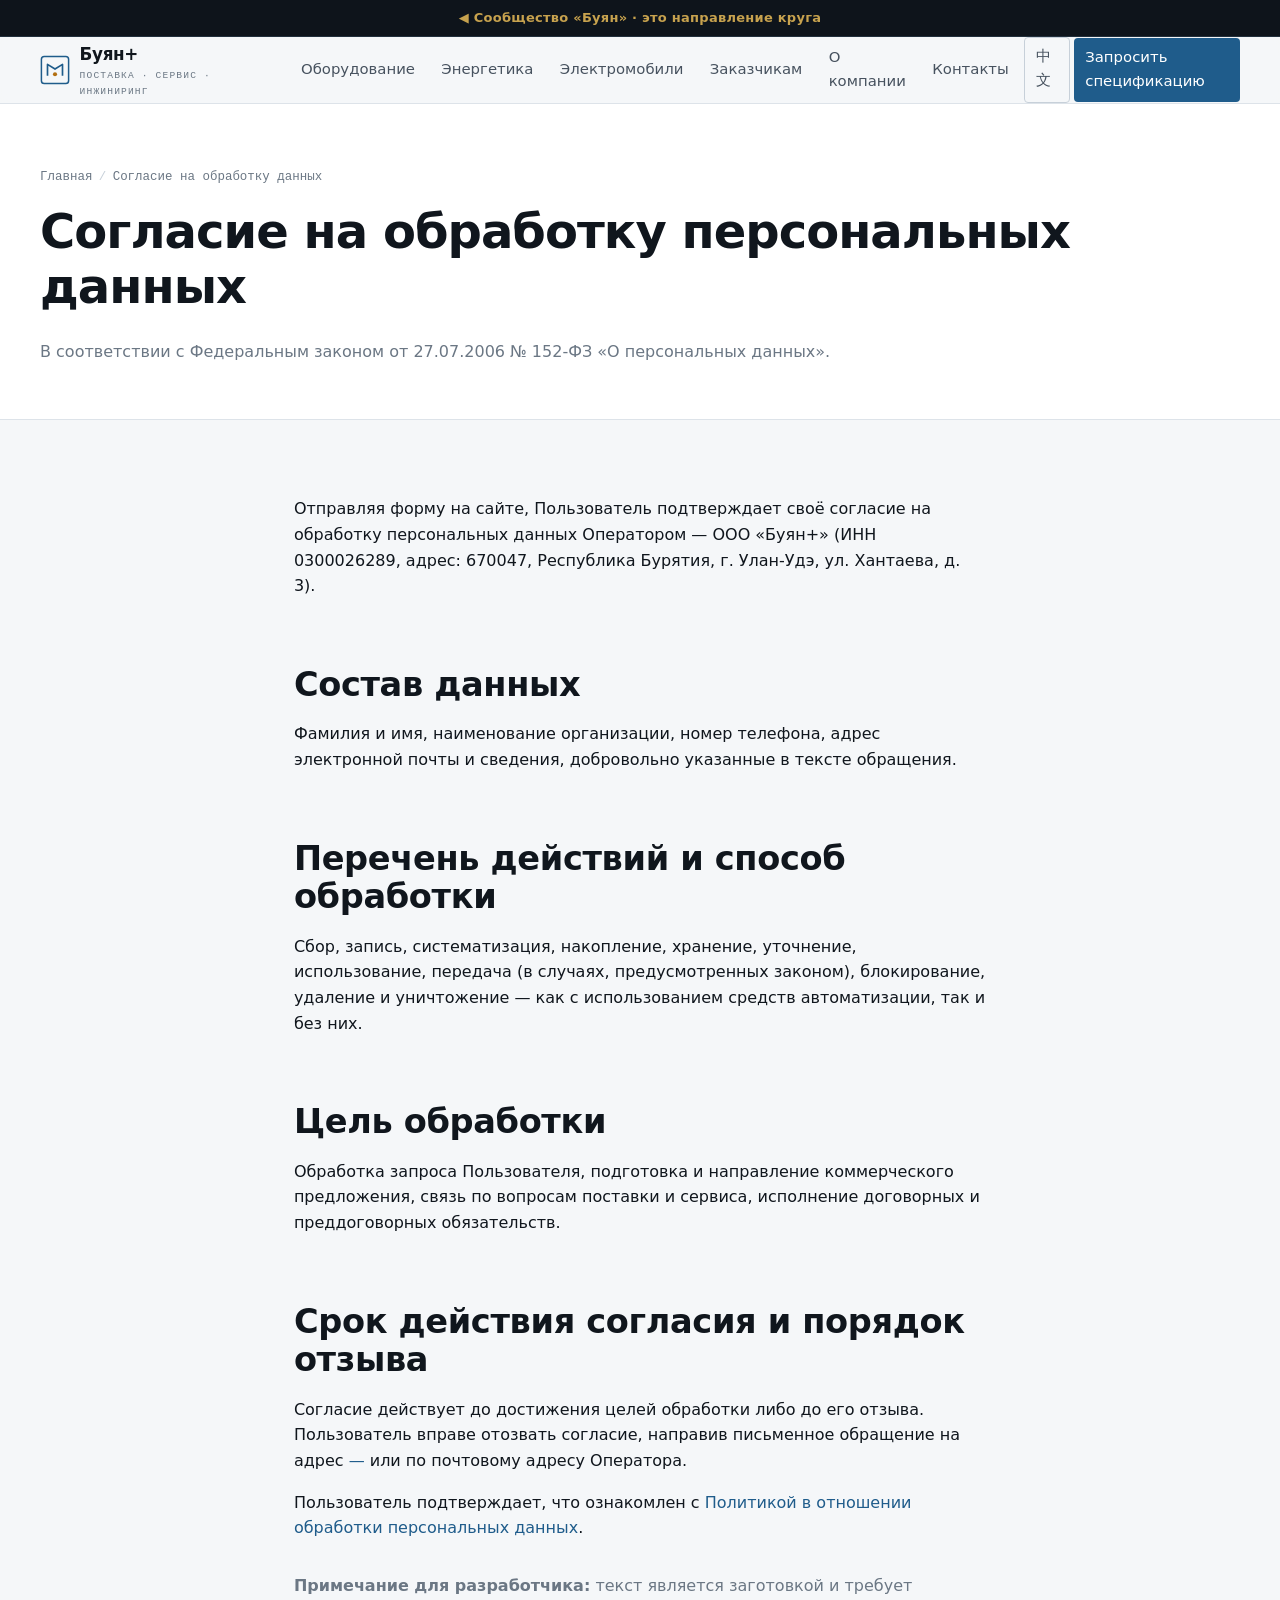
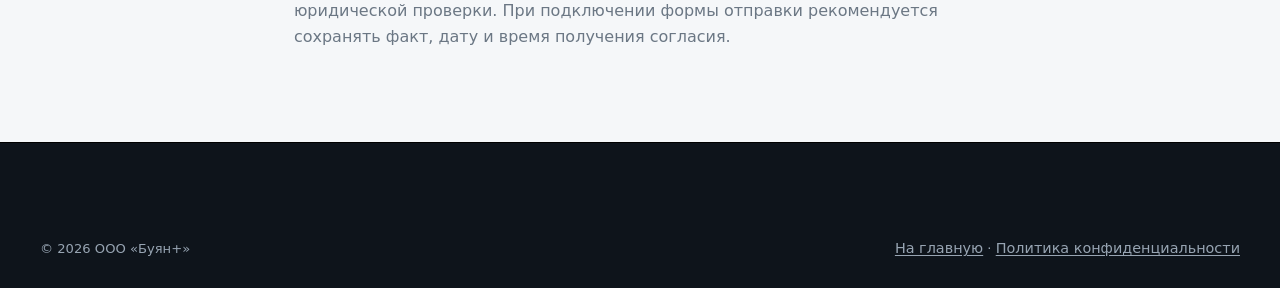
<file: oborudovanie/consent.html>
<!DOCTYPE html>
<html lang="ru">
<head>
  <meta charset="UTF-8">
  <meta name="viewport" content="width=device-width, initial-scale=1">
  <title>Согласие на обработку персональных данных (152-ФЗ) | «Буян+»</title>
  <meta name="description" content="Согласие на обработку персональных данных при отправке форм на сайте ООО «Буян+» в соответствии с Федеральным законом № 152-ФЗ.">
  <meta name="robots" content="noindex">
  <link rel="stylesheet" href="assets/css/styles.css">
</head>
<body>
  <a class="skip-link" href="#main">К основному содержимому</a>
  <header class="site-header">
    <div class="wrap site-header__row">
      <a class="logo" href="index.html" aria-label="На главную"><svg class="logo__mark" viewBox="0 0 32 32" fill="none" aria-hidden="true"><rect x="1.5" y="1.5" width="29" height="29" rx="3" stroke="#1f5c8b" stroke-width="1.6"/><path d="M8 22V10l8 5 8-5v12" stroke="#1f5c8b" stroke-width="1.8" stroke-linejoin="round"/><circle cx="16" cy="20.5" r="2.2" fill="#b26f12"/></svg><span><span data-cfg="company.name">«Буян+»</span><small>Поставка · Сервис · Инжиниринг</small></span></a>
      <button class="nav-toggle" aria-label="Меню" aria-expanded="false" aria-controls="nav"><svg viewBox="0 0 24 24" fill="none" stroke="currentColor" stroke-width="2"><path d="M3 6h18M3 12h18M3 18h18"/></svg></button>
      <nav class="nav" id="nav" aria-label="Основная навигация">
        <a href="production.html">Оборудование</a><a href="home-energy.html">Энергетика</a>
        <a href="ev.html">Электромобили</a><a href="tenders.html">Заказчикам</a><a href="about.html">О компании</a><a href="contacts.html">Контакты</a><a class="nav__lang" href="cn.html" lang="zh" hreflang="zh">中文</a><a class="nav__cta" href="contacts.html#request">Запросить спецификацию</a>
      </nav>
    </div>
  </header>

  <main id="main">
    <section class="pageintro">
      <div class="wrap pageintro__inner">
        <div class="breadcrumbs"><a href="index.html">Главная</a><span>/</span>Согласие на обработку данных</div>
        <h1>Согласие на обработку персональных данных</h1>
        <p class="muted">В соответствии с Федеральным законом от 27.07.2006 № 152-ФЗ «О персональных данных».</p>
      </div>
    </section>

    <section class="section">
      <div class="wrap prose">
        <!-- ЗАГОТОВКА. Согласуйте формулировки с юристом и заполните реквизиты Оператора. -->
        <p>Отправляя форму на сайте, Пользователь подтверждает своё согласие на обработку персональных данных
          Оператором — <span data-cfg="company.legalName">ООО «Буян+»</span> (ИНН <span data-cfg="company.inn">—</span>,
          адрес: <span data-cfg="company.legalAddress">—</span>).</p>

        <h2>Состав данных</h2>
        <p>Фамилия и имя, наименование организации, номер телефона, адрес электронной почты и сведения, добровольно
          указанные в тексте обращения.</p>

        <h2>Перечень действий и способ обработки</h2>
        <p>Сбор, запись, систематизация, накопление, хранение, уточнение, использование, передача (в случаях,
          предусмотренных законом), блокирование, удаление и уничтожение — как с использованием средств автоматизации,
          так и без них.</p>

        <h2>Цель обработки</h2>
        <p>Обработка запроса Пользователя, подготовка и направление коммерческого предложения, связь по вопросам
          поставки и сервиса, исполнение договорных и преддоговорных обязательств.</p>

        <h2>Срок действия согласия и порядок отзыва</h2>
        <p>Согласие действует до достижения целей обработки либо до его отзыва. Пользователь вправе отозвать согласие,
          направив письменное обращение на адрес
          <a data-cfg="contacts.emailHref" data-cfg-attr="href" href="mailto:sales@example.ru"><span data-cfg="contacts.email">—</span></a>
          или по почтовому адресу Оператора.</p>

        <p>Пользователь подтверждает, что ознакомлен с
          <a href="privacy.html">Политикой в отношении обработки персональных данных</a>.</p>

        <p class="muted" style="margin-top:2rem"><strong>Примечание для разработчика:</strong> текст является заготовкой
          и требует юридической проверки. При подключении формы отправки рекомендуется сохранять факт, дату и время
          получения согласия.</p>
      </div>
    </section>
  </main>

  <footer class="site-footer">
    <div class="wrap">
      <div class="footer-bottom" style="border-top:0">
        <div>© <span data-year>2026</span> <span data-cfg="company.legalName">ООО «Буян+»</span></div>
        <div><a href="index.html">На главную</a> · <a href="privacy.html">Политика конфиденциальности</a></div>
      </div>
    </div>
  </footer>
  <script src="assets/js/config.js?v=2"></script>
  <script src="assets/js/main.js"></script>
</body>
</html>
</file>
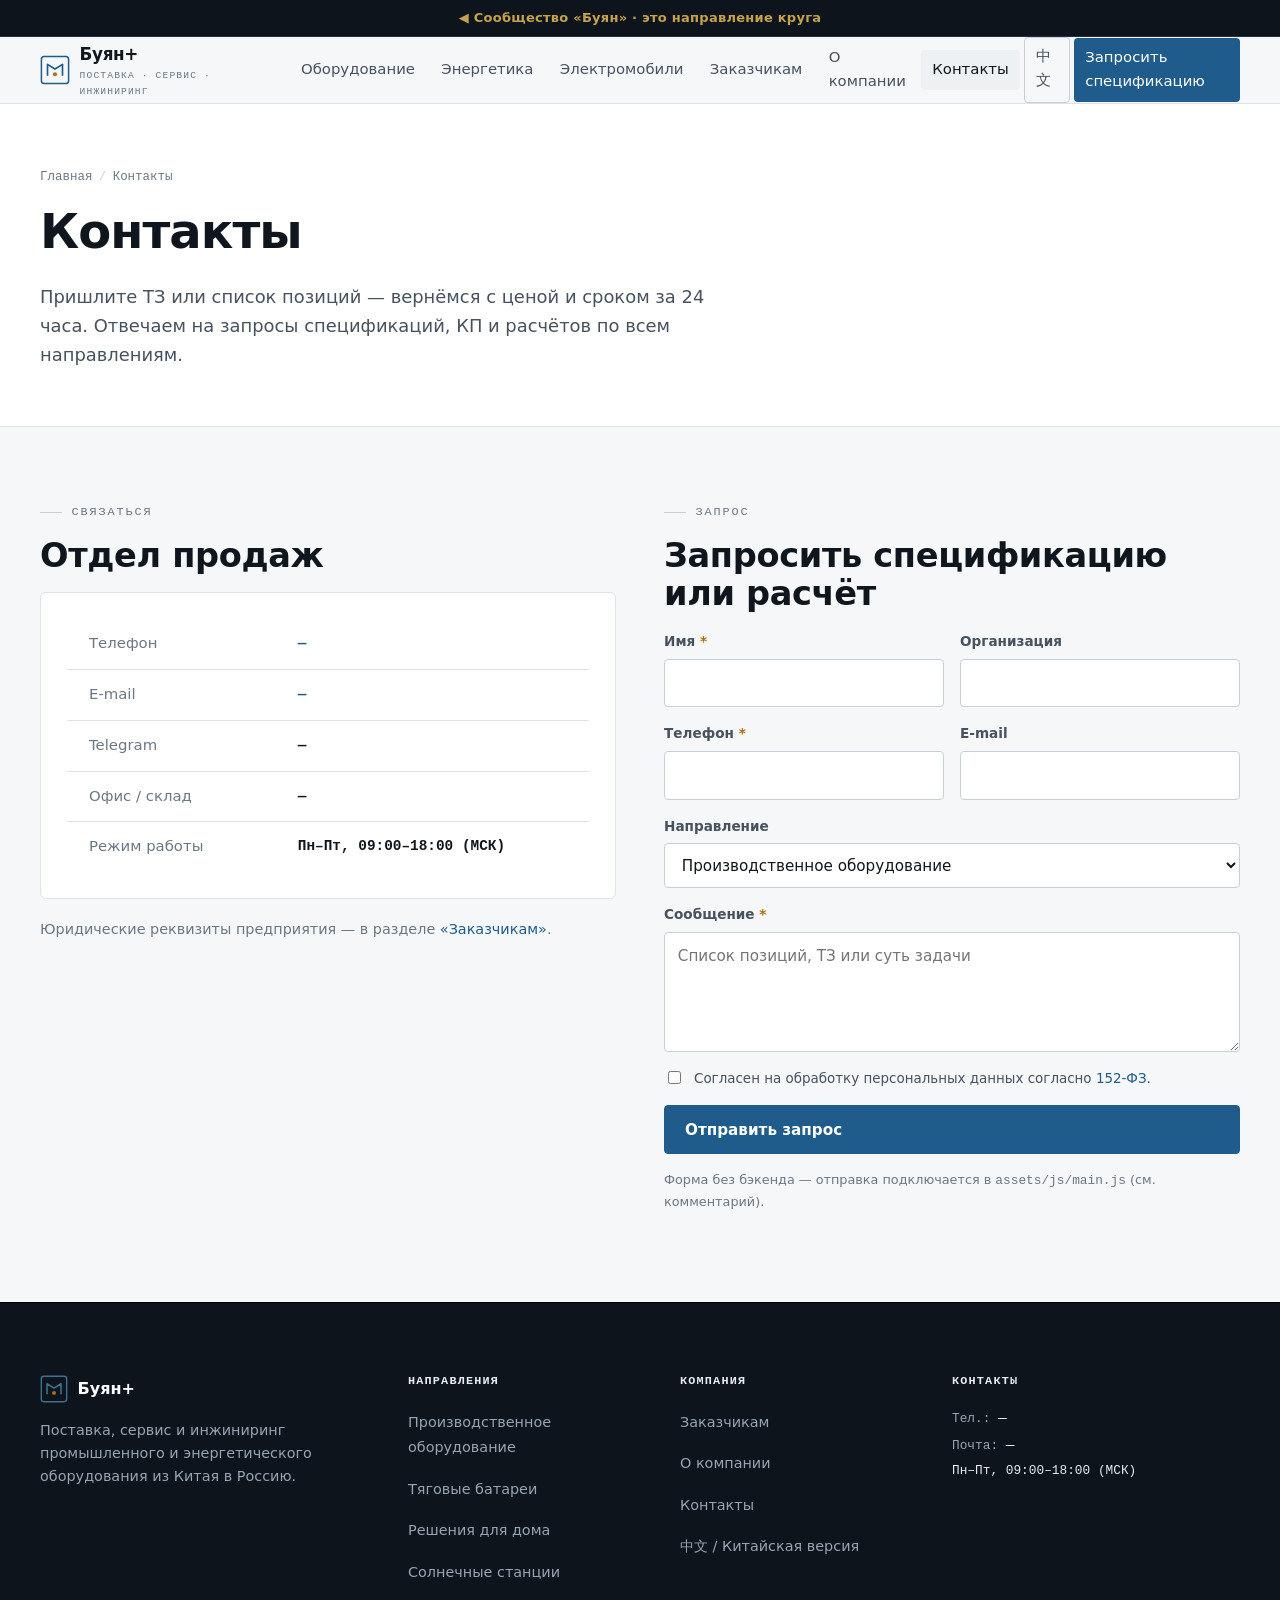
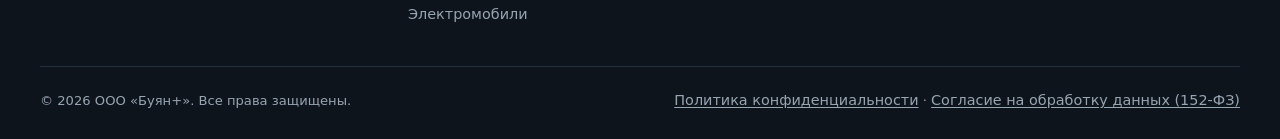
<file: oborudovanie/contacts.html>
<!DOCTYPE html>
<html lang="ru">
<head>
  <meta charset="UTF-8">
  <meta name="viewport" content="width=device-width, initial-scale=1">
  <title>Контакты и запрос спецификации | «Буян+»</title>
  <meta name="description" content="Контакты компании «Буян+»: телефон, e-mail, режим работы. Запросите спецификацию, коммерческое предложение или расчёт — вернёмся с ценой и сроком в течение рабочего дня.">
  <link rel="stylesheet" href="assets/css/styles.css">
</head>
<body>
  <a class="skip-link" href="#main">К основному содержимому</a>
  <header class="site-header">
    <div class="wrap site-header__row">
      <a class="logo" href="index.html" aria-label="На главную"><svg class="logo__mark" viewBox="0 0 32 32" fill="none" aria-hidden="true"><rect x="1.5" y="1.5" width="29" height="29" rx="3" stroke="#1f5c8b" stroke-width="1.6"/><path d="M8 22V10l8 5 8-5v12" stroke="#1f5c8b" stroke-width="1.8" stroke-linejoin="round"/><circle cx="16" cy="20.5" r="2.2" fill="#b26f12"/></svg><span><span data-cfg="company.name">«Буян+»</span><small>Поставка · Сервис · Инжиниринг</small></span></a>
      <button class="nav-toggle" aria-label="Меню" aria-expanded="false" aria-controls="nav"><svg viewBox="0 0 24 24" fill="none" stroke="currentColor" stroke-width="2"><path d="M3 6h18M3 12h18M3 18h18"/></svg></button>
      <nav class="nav" id="nav" aria-label="Основная навигация">
        <a href="production.html">Оборудование</a><a href="home-energy.html">Энергетика</a>
        <a href="ev.html">Электромобили</a><a href="tenders.html">Заказчикам</a><a href="about.html">О компании</a><a href="contacts.html" aria-current="page">Контакты</a><a class="nav__lang" href="cn.html" lang="zh" hreflang="zh">中文</a><a class="nav__cta" href="#request">Запросить спецификацию</a>
      </nav>
    </div>
  </header>

  <main id="main">
    <section class="pageintro">
      <div class="wrap pageintro__inner">
        <div class="breadcrumbs"><a href="index.html">Главная</a><span>/</span>Контакты</div>
        <h1>Контакты</h1>
        <p class="lead">Пришлите ТЗ или список позиций — вернёмся с ценой и сроком за 24 часа. Отвечаем на запросы
          спецификаций, КП и расчётов по всем направлениям.</p>
      </div>
    </section>

    <section class="section">
      <div class="wrap">
        <div class="grid-2" style="align-items:start; gap:48px">
          <div>
            <p class="eyebrow">Связаться</p>
            <h2>Отдел продаж</h2>
            <div class="card" style="margin-top:1rem">
              <table class="reqs" style="border:0">
                <tbody>
                  <tr><th scope="row">Телефон</th><td><a data-cfg="contacts.phoneHref" data-cfg-attr="href" href="tel:+70000000000"><span data-cfg="contacts.phone">—</span></a></td></tr>
                  <tr><th scope="row">E-mail</th><td><a data-cfg="contacts.emailHref" data-cfg-attr="href" href="mailto:sales@example.ru"><span data-cfg="contacts.email">—</span></a></td></tr>
                  <tr><th scope="row">Telegram</th><td data-cfg="contacts.telegram">—</td></tr>
                  <tr><th scope="row">Офис / склад</th><td data-cfg="contacts.office">—</td></tr>
                  <tr><th scope="row">Режим работы</th><td data-cfg="contacts.hours">Пн–Пт, 09:00–18:00 (МСК)</td></tr>
                </tbody>
              </table>
            </div>
            <p class="muted" style="margin-top:1.2rem; font-size:.9rem">Юридические реквизиты предприятия — в разделе
              <a href="tenders.html">«Заказчикам»</a>.</p>
          </div>

          <div id="request">
            <p class="eyebrow">Запрос</p>
            <h2>Запросить спецификацию или расчёт</h2>
            <form class="form" data-lead-form novalidate style="margin-top:1rem">
              <div class="field--row">
                <div class="field"><label for="c-name">Имя <span class="req">*</span></label><input id="c-name" name="name" required></div>
                <div class="field"><label for="c-company">Организация</label><input id="c-company" name="company"></div>
              </div>
              <div class="field--row">
                <div class="field"><label for="c-phone">Телефон <span class="req">*</span></label><input id="c-phone" name="phone" type="tel" required></div>
                <div class="field"><label for="c-email">E-mail</label><input id="c-email" name="email" type="email"></div>
              </div>
              <div class="field"><label for="c-dir">Направление</label>
                <select id="c-dir" name="direction">
                  <option>Производственное оборудование</option>
                  <option>Тяговые батареи</option>
                  <option>Решения для дома</option>
                  <option>Солнечные станции</option>
                  <option>Электромобили</option>
                  <option>Другое</option>
                </select>
              </div>
              <div class="field"><label for="c-msg">Сообщение <span class="req">*</span></label><textarea id="c-msg" name="message" required placeholder="Список позиций, ТЗ или суть задачи"></textarea></div>
              <label class="form__consent"><input type="checkbox" name="consent" required> <span>Согласен на обработку персональных данных согласно <a href="consent.html">152-ФЗ</a>.</span></label>
              <div class="form-status" role="status" aria-live="polite"></div>
              <button class="btn btn--primary" type="submit">Отправить запрос</button>
              <p class="form__note">Форма без бэкенда — отправка подключается в <code>assets/js/main.js</code> (см. комментарий).</p>
            </form>
          </div>
        </div>
      </div>
    </section>
  </main>

  <footer class="site-footer">
    <div class="wrap">
      <div class="footer-grid">
        <div><div class="footer-logo"><svg class="logo__mark" viewBox="0 0 32 32" fill="none" aria-hidden="true"><rect x="1.5" y="1.5" width="29" height="29" rx="3" stroke="#3f6f95" stroke-width="1.6"/><path d="M8 22V10l8 5 8-5v12" stroke="#3f6f95" stroke-width="1.8" stroke-linejoin="round"/><circle cx="16" cy="20.5" r="2.2" fill="#b26f12"/></svg><span data-cfg="company.name">«Буян+»</span></div><p class="footer-about">Поставка, сервис и инжиниринг промышленного и энергетического оборудования из Китая в Россию.</p></div>
        <div><h4>Направления</h4><ul class="footer-links"><li><a href="production.html">Производственное оборудование</a></li><li><a href="batteries.html">Тяговые батареи</a></li><li><a href="home-energy.html">Решения для дома</a></li><li><a href="solar.html">Солнечные станции</a></li><li><a href="ev.html">Электромобили</a></li></ul></div>
        <div><h4>Компания</h4><ul class="footer-links"><li><a href="tenders.html">Заказчикам</a></li><li><a href="about.html">О компании</a></li><li><a href="contacts.html">Контакты</a></li><li><a href="cn.html" lang="zh">中文 / Китайская версия</a></li></ul></div>
        <div><h4>Контакты</h4><div class="footer-reqs"><div>Тел.: <a data-cfg="contacts.phoneHref" data-cfg-attr="href" href="tel:+70000000000"><span data-cfg="contacts.phone">—</span></a></div><div>Почта: <a data-cfg="contacts.emailHref" data-cfg-attr="href" href="mailto:sales@example.ru"><span data-cfg="contacts.email">—</span></a></div><div><span data-cfg="contacts.hours">Пн–Пт, 09:00–18:00 (МСК)</span></div></div></div>
      </div>
      <div class="footer-bottom"><div>© <span data-year>2026</span> <span data-cfg="company.legalName">ООО «Буян+»</span>. Все права защищены.</div><div><a href="privacy.html">Политика конфиденциальности</a> · <a href="consent.html">Согласие на обработку данных (152-ФЗ)</a></div></div>
    </div>
  </footer>
  <script src="assets/js/config.js?v=2"></script>
  <script src="assets/js/main.js"></script>
</body>
</html>
</file>
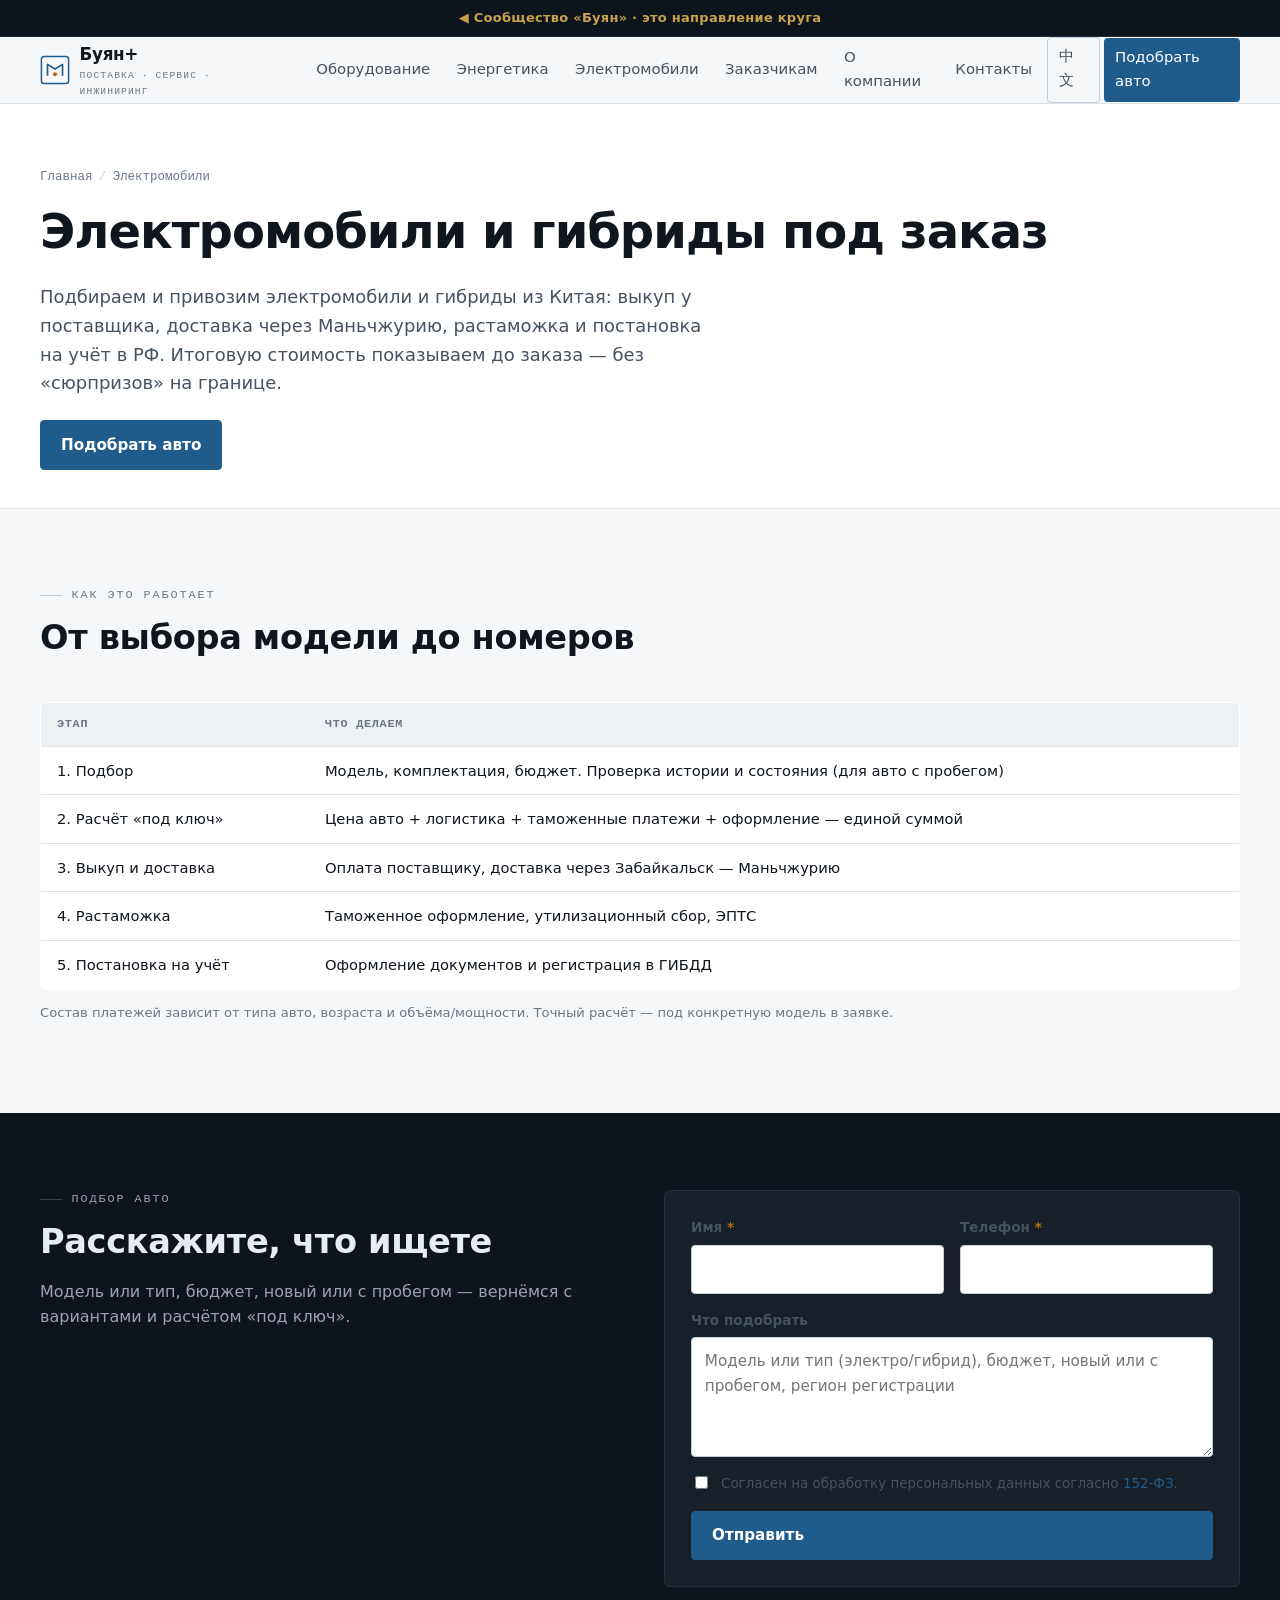
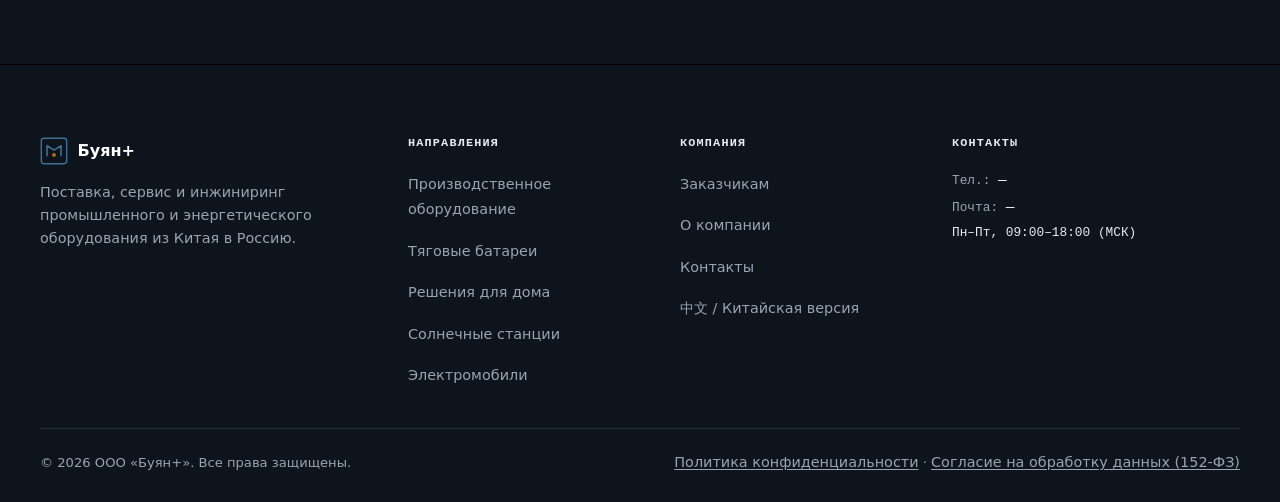
<file: oborudovanie/ev.html>
<!DOCTYPE html>
<html lang="ru">
<head>
  <meta charset="UTF-8">
  <meta name="viewport" content="width=device-width, initial-scale=1">
  <title>Электромобили и гибриды из Китая под заказ: растаможка и постановка на учёт | «Буян+»</title>
  <meta name="description" content="Электромобили и гибриды из Китая под заказ: подбор модели, выкуп, доставка через Маньчжурию, растаможка и постановка на учёт в РФ. Прозрачный расчёт итоговой стоимости.">
  <link rel="stylesheet" href="assets/css/styles.css">
</head>
<body>
  <a class="skip-link" href="#main">К основному содержимому</a>
  <header class="site-header">
    <div class="wrap site-header__row">
      <a class="logo" href="index.html" aria-label="На главную"><svg class="logo__mark" viewBox="0 0 32 32" fill="none" aria-hidden="true"><rect x="1.5" y="1.5" width="29" height="29" rx="3" stroke="#1f5c8b" stroke-width="1.6"/><path d="M8 22V10l8 5 8-5v12" stroke="#1f5c8b" stroke-width="1.8" stroke-linejoin="round"/><circle cx="16" cy="20.5" r="2.2" fill="#b26f12"/></svg><span><span data-cfg="company.name">«Буян+»</span><small>Поставка · Сервис · Инжиниринг</small></span></a>
      <button class="nav-toggle" aria-label="Меню" aria-expanded="false" aria-controls="nav"><svg viewBox="0 0 24 24" fill="none" stroke="currentColor" stroke-width="2"><path d="M3 6h18M3 12h18M3 18h18"/></svg></button>
      <nav class="nav" id="nav" aria-label="Основная навигация">
        <a href="production.html">Оборудование</a><a href="home-energy.html">Энергетика</a>
        <a href="ev.html">Электромобили</a><a href="tenders.html">Заказчикам</a><a href="about.html">О компании</a><a href="contacts.html">Контакты</a><a class="nav__lang" href="cn.html" lang="zh" hreflang="zh">中文</a><a class="nav__cta" href="#request">Подобрать авто</a>
      </nav>
    </div>
  </header>

  <main id="main">
    <section class="pageintro">
      <div class="wrap pageintro__inner">
        <div class="breadcrumbs"><a href="index.html">Главная</a><span>/</span>Электромобили</div>
        <h1>Электромобили и гибриды под заказ</h1>
        <p class="lead">Подбираем и привозим электромобили и гибриды из Китая: выкуп у поставщика, доставка через Маньчжурию,
          растаможка и постановка на учёт в РФ. Итоговую стоимость показываем до заказа — без «сюрпризов» на границе.</p>
        <div class="btn-row" style="margin-top:1.4rem"><a class="btn btn--primary" href="#request">Подобрать авто</a></div>
      </div>
    </section>

    <section class="section">
      <div class="wrap">
        <div class="section-head"><p class="eyebrow">Как это работает</p><h2>От выбора модели до номеров</h2></div>
        <div class="table-scroll">
          <table class="spec-table">
            <thead><tr><th>Этап</th><th>Что делаем</th></tr></thead>
            <tbody>
              <tr><td>1. Подбор</td><td>Модель, комплектация, бюджет. Проверка истории и состояния (для авто с пробегом)</td></tr>
              <tr><td>2. Расчёт «под ключ»</td><td>Цена авто + логистика + таможенные платежи + оформление — единой суммой</td></tr>
              <tr><td>3. Выкуп и доставка</td><td>Оплата поставщику, доставка через Забайкальск — Маньчжурию</td></tr>
              <tr><td>4. Растаможка</td><td>Таможенное оформление, утилизационный сбор, ЭПТС</td></tr>
              <tr><td>5. Постановка на учёт</td><td>Оформление документов и регистрация в ГИБДД</td></tr>
            </tbody>
          </table>
        </div>
        <p class="muted" style="font-size:.82rem; margin-top:.8rem">Состав платежей зависит от типа авто, возраста и объёма/мощности. Точный расчёт — под конкретную модель в заявке.</p>
      </div>
    </section>

    <section class="section section--graphite" id="request">
      <div class="wrap">
        <div class="grid-2" style="align-items:start; gap:48px">
          <div><p class="eyebrow">Подбор авто</p><h2>Расскажите, что ищете</h2><p style="color:var(--on-graphite-2)">Модель или тип, бюджет, новый или с пробегом — вернёмся с вариантами и расчётом «под ключ».</p></div>
          <form class="form" data-lead-form novalidate style="background:var(--graphite-2); padding:26px; border-radius:6px; border:1px solid #22303d">
            <div class="field--row"><div class="field"><label for="e-name">Имя <span class="req">*</span></label><input id="e-name" name="name" required></div><div class="field"><label for="e-phone">Телефон <span class="req">*</span></label><input id="e-phone" name="phone" type="tel" required></div></div>
            <div class="field"><label for="e-msg">Что подобрать</label><textarea id="e-msg" name="message" placeholder="Модель или тип (электро/гибрид), бюджет, новый или с пробегом, регион регистрации"></textarea></div>
            <label class="form__consent"><input type="checkbox" name="consent" required> <span>Согласен на обработку персональных данных согласно <a href="consent.html">152-ФЗ</a>.</span></label>
            <div class="form-status" role="status" aria-live="polite"></div>
            <button class="btn btn--primary" type="submit">Отправить</button>
          </form>
        </div>
      </div>
    </section>
  </main>

  <footer class="site-footer">
    <div class="wrap">
      <div class="footer-grid">
        <div><div class="footer-logo"><svg class="logo__mark" viewBox="0 0 32 32" fill="none" aria-hidden="true"><rect x="1.5" y="1.5" width="29" height="29" rx="3" stroke="#3f6f95" stroke-width="1.6"/><path d="M8 22V10l8 5 8-5v12" stroke="#3f6f95" stroke-width="1.8" stroke-linejoin="round"/><circle cx="16" cy="20.5" r="2.2" fill="#b26f12"/></svg><span data-cfg="company.name">«Буян+»</span></div><p class="footer-about">Поставка, сервис и инжиниринг промышленного и энергетического оборудования из Китая в Россию.</p></div>
        <div><h4>Направления</h4><ul class="footer-links"><li><a href="production.html">Производственное оборудование</a></li><li><a href="batteries.html">Тяговые батареи</a></li><li><a href="home-energy.html">Решения для дома</a></li><li><a href="solar.html">Солнечные станции</a></li><li><a href="ev.html">Электромобили</a></li></ul></div>
        <div><h4>Компания</h4><ul class="footer-links"><li><a href="tenders.html">Заказчикам</a></li><li><a href="about.html">О компании</a></li><li><a href="contacts.html">Контакты</a></li><li><a href="cn.html" lang="zh">中文 / Китайская версия</a></li></ul></div>
        <div><h4>Контакты</h4><div class="footer-reqs"><div>Тел.: <a data-cfg="contacts.phoneHref" data-cfg-attr="href" href="tel:+70000000000"><span data-cfg="contacts.phone">—</span></a></div><div>Почта: <a data-cfg="contacts.emailHref" data-cfg-attr="href" href="mailto:sales@example.ru"><span data-cfg="contacts.email">—</span></a></div><div><span data-cfg="contacts.hours">Пн–Пт, 09:00–18:00 (МСК)</span></div></div></div>
      </div>
      <div class="footer-bottom"><div>© <span data-year>2026</span> <span data-cfg="company.legalName">ООО «Буян+»</span>. Все права защищены.</div><div><a href="privacy.html">Политика конфиденциальности</a> · <a href="consent.html">Согласие на обработку данных (152-ФЗ)</a></div></div>
    </div>
  </footer>
  <script src="assets/js/config.js?v=2"></script>
  <script src="assets/js/main.js"></script>
</body>
</html>
</file>
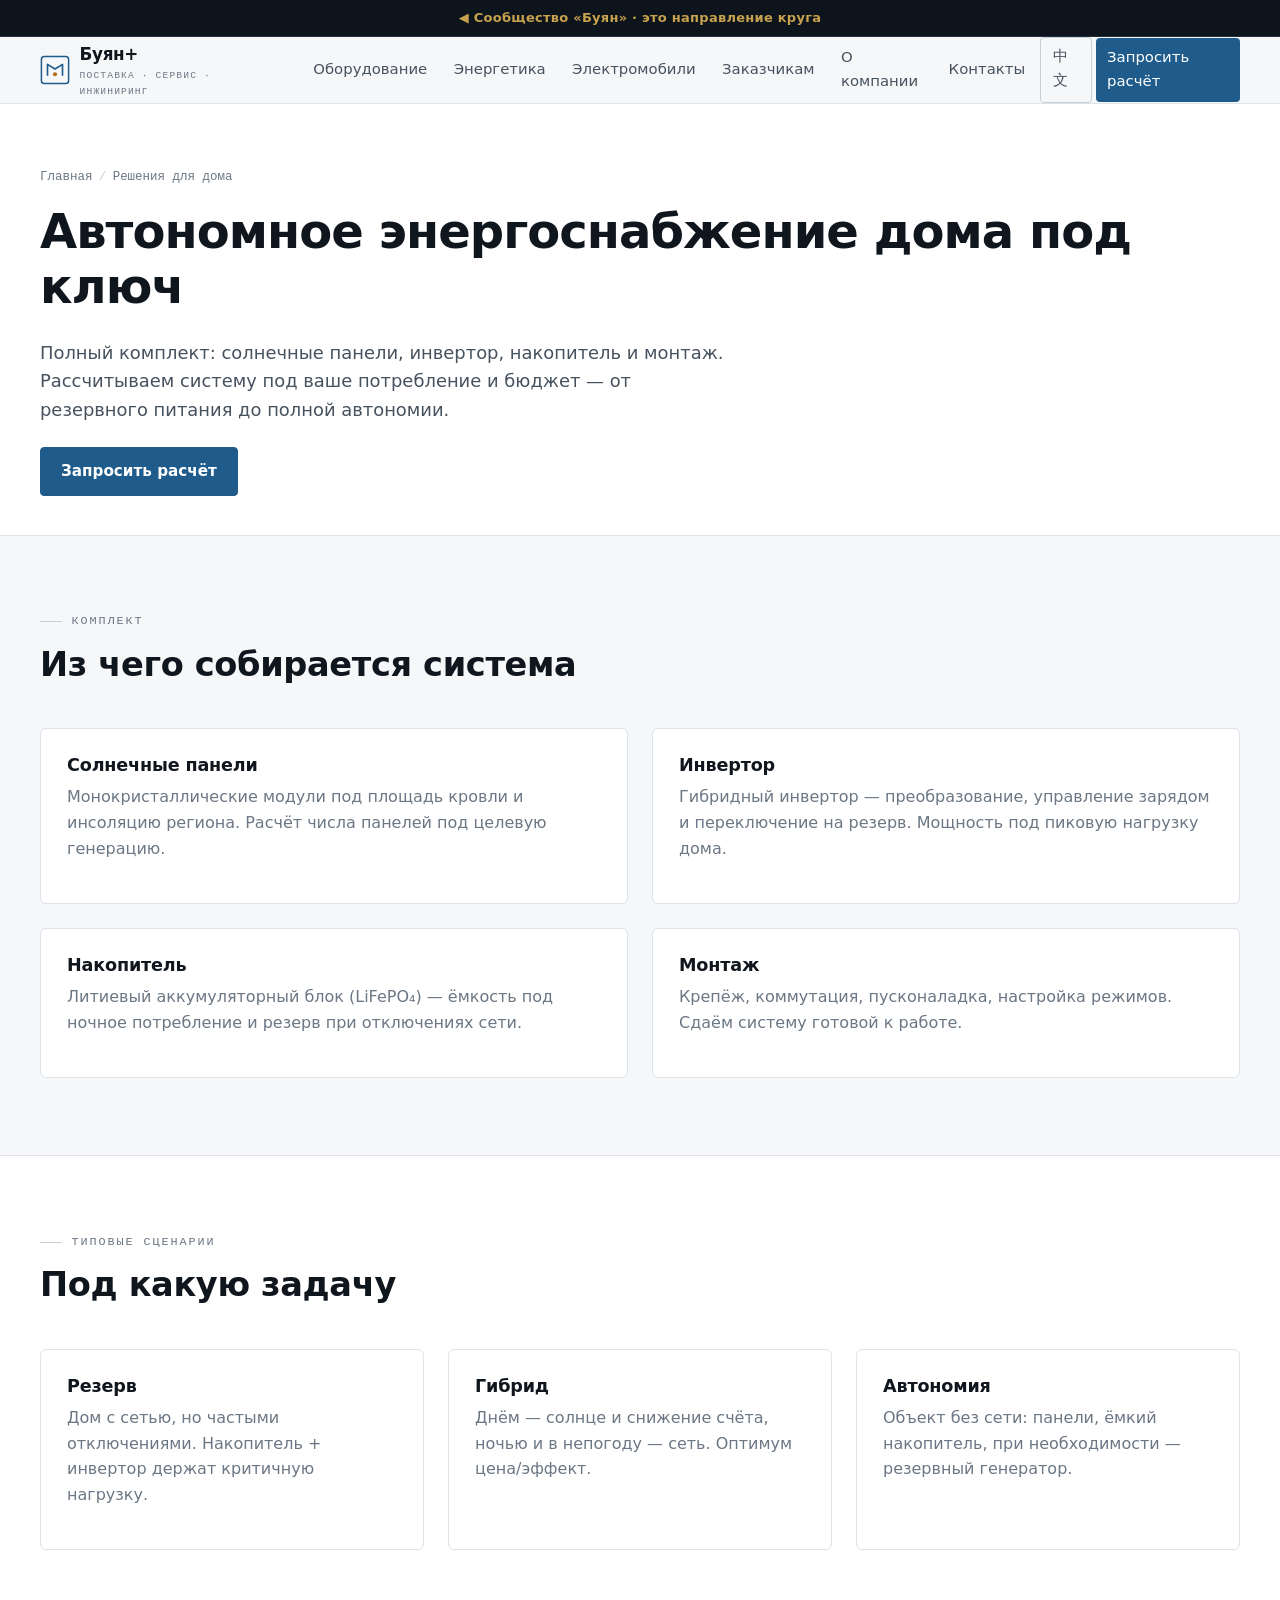
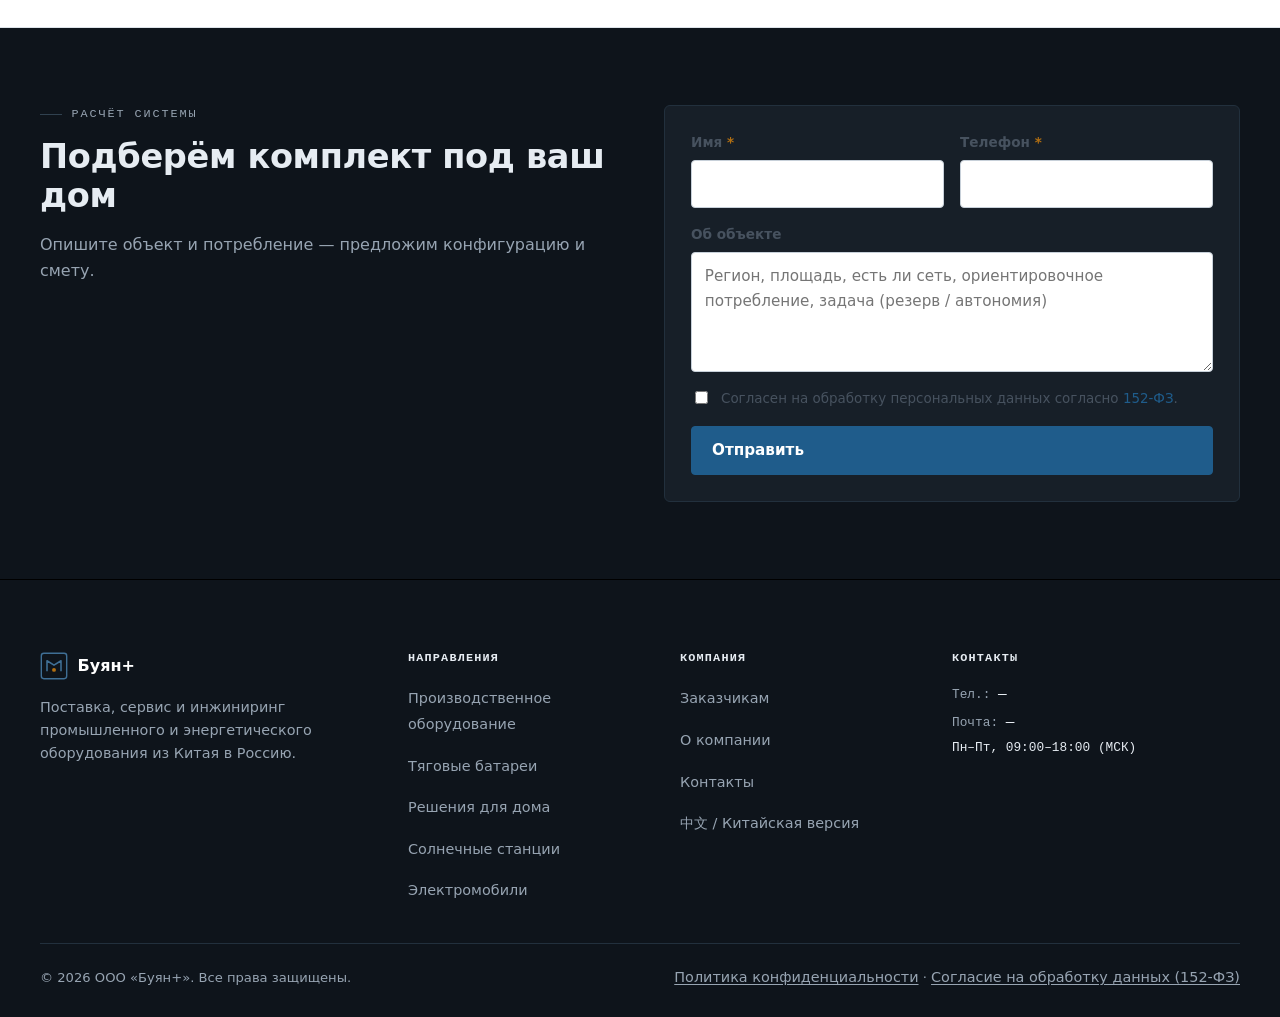
<file: oborudovanie/home-energy.html>
<!DOCTYPE html>
<html lang="ru">
<head>
  <meta charset="UTF-8">
  <meta name="viewport" content="width=device-width, initial-scale=1">
  <title>Автономное энергоснабжение для дома под ключ: солнце, инвертор, накопитель | «Буян+»</title>
  <meta name="description" content="Полный комплект автономного энергоснабжения для дома: солнечные панели, инвертор, накопитель энергии и монтаж. Расчёт под потребление, поставка из Китая, установка под ключ.">
  <link rel="stylesheet" href="assets/css/styles.css">
</head>
<body>
  <a class="skip-link" href="#main">К основному содержимому</a>
  <header class="site-header">
    <div class="wrap site-header__row">
      <a class="logo" href="index.html" aria-label="На главную"><svg class="logo__mark" viewBox="0 0 32 32" fill="none" aria-hidden="true"><rect x="1.5" y="1.5" width="29" height="29" rx="3" stroke="#1f5c8b" stroke-width="1.6"/><path d="M8 22V10l8 5 8-5v12" stroke="#1f5c8b" stroke-width="1.8" stroke-linejoin="round"/><circle cx="16" cy="20.5" r="2.2" fill="#b26f12"/></svg><span><span data-cfg="company.name">«Буян+»</span><small>Поставка · Сервис · Инжиниринг</small></span></a>
      <button class="nav-toggle" aria-label="Меню" aria-expanded="false" aria-controls="nav"><svg viewBox="0 0 24 24" fill="none" stroke="currentColor" stroke-width="2"><path d="M3 6h18M3 12h18M3 18h18"/></svg></button>
      <nav class="nav" id="nav" aria-label="Основная навигация">
        <a href="production.html">Оборудование</a><a href="home-energy.html">Энергетика</a>
        <a href="ev.html">Электромобили</a><a href="tenders.html">Заказчикам</a><a href="about.html">О компании</a><a href="contacts.html">Контакты</a><a class="nav__lang" href="cn.html" lang="zh" hreflang="zh">中文</a><a class="nav__cta" href="#request">Запросить расчёт</a>
      </nav>
    </div>
  </header>

  <main id="main">
    <section class="pageintro">
      <div class="wrap pageintro__inner">
        <div class="breadcrumbs"><a href="index.html">Главная</a><span>/</span>Решения для дома</div>
        <h1>Автономное энергоснабжение дома под ключ</h1>
        <p class="lead">Полный комплект: солнечные панели, инвертор, накопитель и монтаж. Рассчитываем систему под ваше
          потребление и бюджет — от резервного питания до полной автономии.</p>
        <div class="btn-row" style="margin-top:1.4rem"><a class="btn btn--primary" href="#request">Запросить расчёт</a></div>
      </div>
    </section>

    <section class="section">
      <div class="wrap">
        <div class="section-head"><p class="eyebrow">Комплект</p><h2>Из чего собирается система</h2></div>
        <div class="grid-2">
          <div class="card"><h3>Солнечные панели</h3><p class="muted">Монокристаллические модули под площадь кровли и инсоляцию региона. Расчёт числа панелей под целевую генерацию.</p></div>
          <div class="card"><h3>Инвертор</h3><p class="muted">Гибридный инвертор — преобразование, управление зарядом и переключение на резерв. Мощность под пиковую нагрузку дома.</p></div>
          <div class="card"><h3>Накопитель</h3><p class="muted">Литиевый аккумуляторный блок (LiFePO₄) — ёмкость под ночное потребление и резерв при отключениях сети.</p></div>
          <div class="card"><h3>Монтаж</h3><p class="muted">Крепёж, коммутация, пусконаладка, настройка режимов. Сдаём систему готовой к работе.</p></div>
        </div>
      </div>
    </section>

    <section class="section section--surface">
      <div class="wrap">
        <div class="section-head"><p class="eyebrow">Типовые сценарии</p><h2>Под какую задачу</h2></div>
        <div class="grid-3">
          <div class="card"><h3>Резерв</h3><p class="muted">Дом с сетью, но частыми отключениями. Накопитель + инвертор держат критичную нагрузку.</p></div>
          <div class="card"><h3>Гибрид</h3><p class="muted">Днём — солнце и снижение счёта, ночью и в непогоду — сеть. Оптимум цена/эффект.</p></div>
          <div class="card"><h3>Автономия</h3><p class="muted">Объект без сети: панели, ёмкий накопитель, при необходимости — резервный генератор.</p></div>
        </div>
      </div>
    </section>

    <section class="section section--graphite" id="request">
      <div class="wrap">
        <div class="grid-2" style="align-items:start; gap:48px">
          <div><p class="eyebrow">Расчёт системы</p><h2>Подберём комплект под ваш дом</h2><p style="color:var(--on-graphite-2)">Опишите объект и потребление — предложим конфигурацию и смету.</p></div>
          <form class="form" data-lead-form novalidate style="background:var(--graphite-2); padding:26px; border-radius:6px; border:1px solid #22303d">
            <div class="field--row"><div class="field"><label for="h-name">Имя <span class="req">*</span></label><input id="h-name" name="name" required></div><div class="field"><label for="h-phone">Телефон <span class="req">*</span></label><input id="h-phone" name="phone" type="tel" required></div></div>
            <div class="field"><label for="h-msg">Об объекте</label><textarea id="h-msg" name="message" placeholder="Регион, площадь, есть ли сеть, ориентировочное потребление, задача (резерв / автономия)"></textarea></div>
            <label class="form__consent"><input type="checkbox" name="consent" required> <span>Согласен на обработку персональных данных согласно <a href="consent.html">152-ФЗ</a>.</span></label>
            <div class="form-status" role="status" aria-live="polite"></div>
            <button class="btn btn--primary" type="submit">Отправить</button>
          </form>
        </div>
      </div>
    </section>
  </main>

  <footer class="site-footer">
    <div class="wrap">
      <div class="footer-grid">
        <div><div class="footer-logo"><svg class="logo__mark" viewBox="0 0 32 32" fill="none" aria-hidden="true"><rect x="1.5" y="1.5" width="29" height="29" rx="3" stroke="#3f6f95" stroke-width="1.6"/><path d="M8 22V10l8 5 8-5v12" stroke="#3f6f95" stroke-width="1.8" stroke-linejoin="round"/><circle cx="16" cy="20.5" r="2.2" fill="#b26f12"/></svg><span data-cfg="company.name">«Буян+»</span></div><p class="footer-about">Поставка, сервис и инжиниринг промышленного и энергетического оборудования из Китая в Россию.</p></div>
        <div><h4>Направления</h4><ul class="footer-links"><li><a href="production.html">Производственное оборудование</a></li><li><a href="batteries.html">Тяговые батареи</a></li><li><a href="home-energy.html">Решения для дома</a></li><li><a href="solar.html">Солнечные станции</a></li><li><a href="ev.html">Электромобили</a></li></ul></div>
        <div><h4>Компания</h4><ul class="footer-links"><li><a href="tenders.html">Заказчикам</a></li><li><a href="about.html">О компании</a></li><li><a href="contacts.html">Контакты</a></li><li><a href="cn.html" lang="zh">中文 / Китайская версия</a></li></ul></div>
        <div><h4>Контакты</h4><div class="footer-reqs"><div>Тел.: <a data-cfg="contacts.phoneHref" data-cfg-attr="href" href="tel:+70000000000"><span data-cfg="contacts.phone">—</span></a></div><div>Почта: <a data-cfg="contacts.emailHref" data-cfg-attr="href" href="mailto:sales@example.ru"><span data-cfg="contacts.email">—</span></a></div><div><span data-cfg="contacts.hours">Пн–Пт, 09:00–18:00 (МСК)</span></div></div></div>
      </div>
      <div class="footer-bottom"><div>© <span data-year>2026</span> <span data-cfg="company.legalName">ООО «Буян+»</span>. Все права защищены.</div><div><a href="privacy.html">Политика конфиденциальности</a> · <a href="consent.html">Согласие на обработку данных (152-ФЗ)</a></div></div>
    </div>
  </footer>
  <script src="assets/js/config.js?v=2"></script>
  <script src="assets/js/main.js"></script>
</body>
</html>
</file>
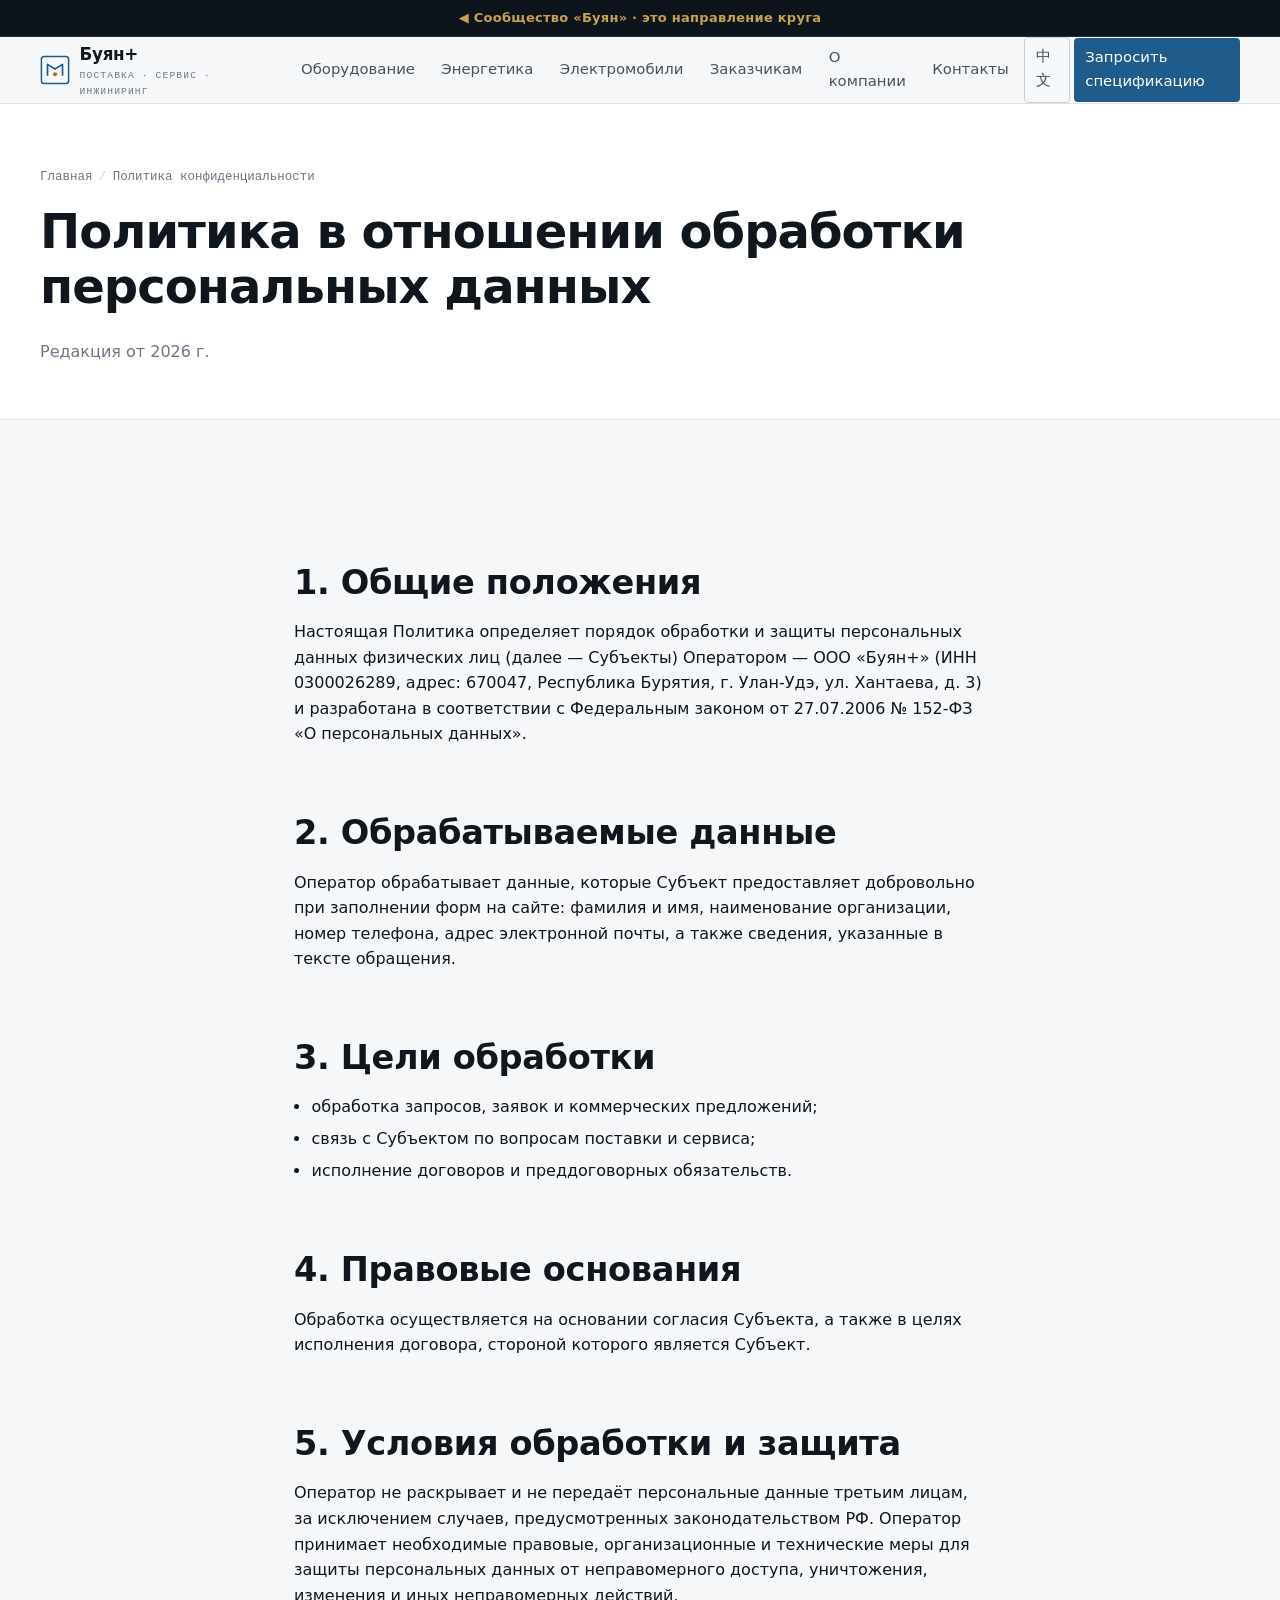
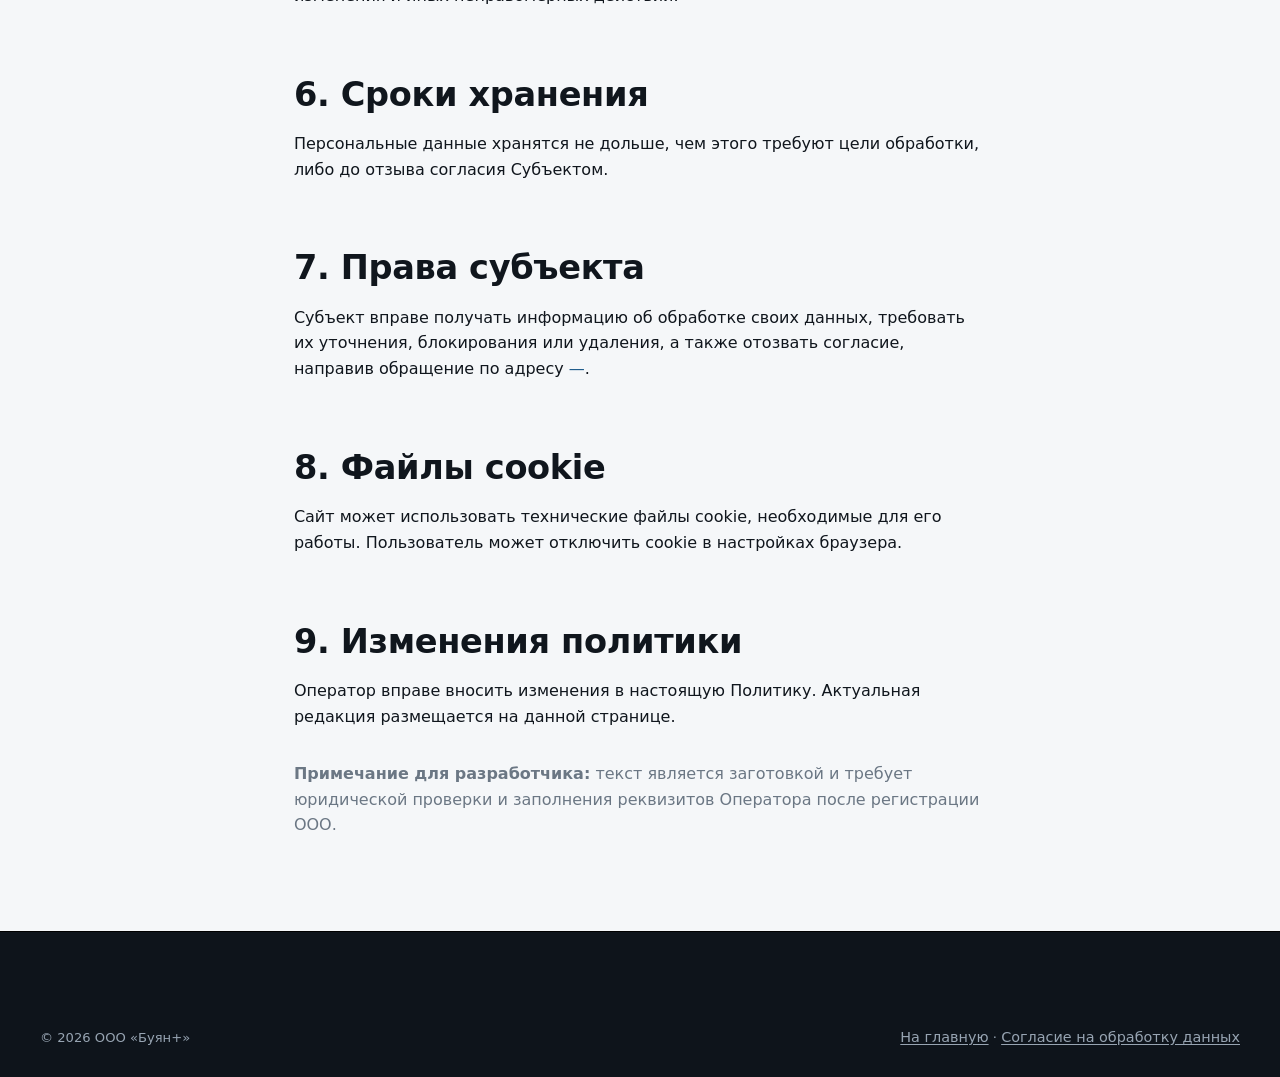
<file: oborudovanie/privacy.html>
<!DOCTYPE html>
<html lang="ru">
<head>
  <meta charset="UTF-8">
  <meta name="viewport" content="width=device-width, initial-scale=1">
  <title>Политика конфиденциальности | «Буян+»</title>
  <meta name="description" content="Политика в отношении обработки персональных данных ООО «Буян+» в соответствии с Федеральным законом № 152-ФЗ.">
  <meta name="robots" content="noindex">
  <link rel="stylesheet" href="assets/css/styles.css">
</head>
<body>
  <a class="skip-link" href="#main">К основному содержимому</a>
  <header class="site-header">
    <div class="wrap site-header__row">
      <a class="logo" href="index.html" aria-label="На главную"><svg class="logo__mark" viewBox="0 0 32 32" fill="none" aria-hidden="true"><rect x="1.5" y="1.5" width="29" height="29" rx="3" stroke="#1f5c8b" stroke-width="1.6"/><path d="M8 22V10l8 5 8-5v12" stroke="#1f5c8b" stroke-width="1.8" stroke-linejoin="round"/><circle cx="16" cy="20.5" r="2.2" fill="#b26f12"/></svg><span><span data-cfg="company.name">«Буян+»</span><small>Поставка · Сервис · Инжиниринг</small></span></a>
      <button class="nav-toggle" aria-label="Меню" aria-expanded="false" aria-controls="nav"><svg viewBox="0 0 24 24" fill="none" stroke="currentColor" stroke-width="2"><path d="M3 6h18M3 12h18M3 18h18"/></svg></button>
      <nav class="nav" id="nav" aria-label="Основная навигация">
        <a href="production.html">Оборудование</a><a href="home-energy.html">Энергетика</a>
        <a href="ev.html">Электромобили</a><a href="tenders.html">Заказчикам</a><a href="about.html">О компании</a><a href="contacts.html">Контакты</a><a class="nav__lang" href="cn.html" lang="zh" hreflang="zh">中文</a><a class="nav__cta" href="contacts.html#request">Запросить спецификацию</a>
      </nav>
    </div>
  </header>

  <main id="main">
    <section class="pageintro">
      <div class="wrap pageintro__inner">
        <div class="breadcrumbs"><a href="index.html">Главная</a><span>/</span>Политика конфиденциальности</div>
        <h1>Политика в отношении обработки персональных данных</h1>
        <p class="muted">Редакция от <span data-year>2026</span> г. <!-- Проверьте текст с юристом перед публикацией. --></p>
      </div>
    </section>

    <section class="section">
      <div class="wrap prose">
        <!-- ЗАГОТОВКА. Согласуйте формулировки с юристом и заполните реквизиты Оператора. -->
        <h2>1. Общие положения</h2>
        <p>Настоящая Политика определяет порядок обработки и защиты персональных данных физических лиц (далее — Субъекты)
          Оператором — <span data-cfg="company.legalName">ООО «Буян+»</span> (ИНН <span data-cfg="company.inn">—</span>,
          адрес: <span data-cfg="company.legalAddress">—</span>) и разработана в соответствии с Федеральным законом
          от 27.07.2006 № 152-ФЗ «О персональных данных».</p>

        <h2>2. Обрабатываемые данные</h2>
        <p>Оператор обрабатывает данные, которые Субъект предоставляет добровольно при заполнении форм на сайте:
          фамилия и имя, наименование организации, номер телефона, адрес электронной почты, а также сведения,
          указанные в тексте обращения.</p>

        <h2>3. Цели обработки</h2>
        <ul>
          <li>обработка запросов, заявок и коммерческих предложений;</li>
          <li>связь с Субъектом по вопросам поставки и сервиса;</li>
          <li>исполнение договоров и преддоговорных обязательств.</li>
        </ul>

        <h2>4. Правовые основания</h2>
        <p>Обработка осуществляется на основании согласия Субъекта, а также в целях исполнения договора, стороной
          которого является Субъект.</p>

        <h2>5. Условия обработки и защита</h2>
        <p>Оператор не раскрывает и не передаёт персональные данные третьим лицам, за исключением случаев, предусмотренных
          законодательством РФ. Оператор принимает необходимые правовые, организационные и технические меры для защиты
          персональных данных от неправомерного доступа, уничтожения, изменения и иных неправомерных действий.</p>

        <h2>6. Сроки хранения</h2>
        <p>Персональные данные хранятся не дольше, чем этого требуют цели обработки, либо до отзыва согласия Субъектом.</p>

        <h2>7. Права субъекта</h2>
        <p>Субъект вправе получать информацию об обработке своих данных, требовать их уточнения, блокирования или
          удаления, а также отозвать согласие, направив обращение по адресу
          <a data-cfg="contacts.emailHref" data-cfg-attr="href" href="mailto:sales@example.ru"><span data-cfg="contacts.email">—</span></a>.</p>

        <h2>8. Файлы cookie</h2>
        <p>Сайт может использовать технические файлы cookie, необходимые для его работы. Пользователь может отключить
          cookie в настройках браузера. <!-- При подключении аналитики (Яндекс.Метрика и т.п.) дополните раздел. --></p>

        <h2>9. Изменения политики</h2>
        <p>Оператор вправе вносить изменения в настоящую Политику. Актуальная редакция размещается на данной странице.</p>

        <p class="muted" style="margin-top:2rem"><strong>Примечание для разработчика:</strong> текст является заготовкой
          и требует юридической проверки и заполнения реквизитов Оператора после регистрации ООО.</p>
      </div>
    </section>
  </main>

  <footer class="site-footer">
    <div class="wrap">
      <div class="footer-bottom" style="border-top:0">
        <div>© <span data-year>2026</span> <span data-cfg="company.legalName">ООО «Буян+»</span></div>
        <div><a href="index.html">На главную</a> · <a href="consent.html">Согласие на обработку данных</a></div>
      </div>
    </div>
  </footer>
  <script src="assets/js/config.js?v=2"></script>
  <script src="assets/js/main.js"></script>
</body>
</html>
</file>
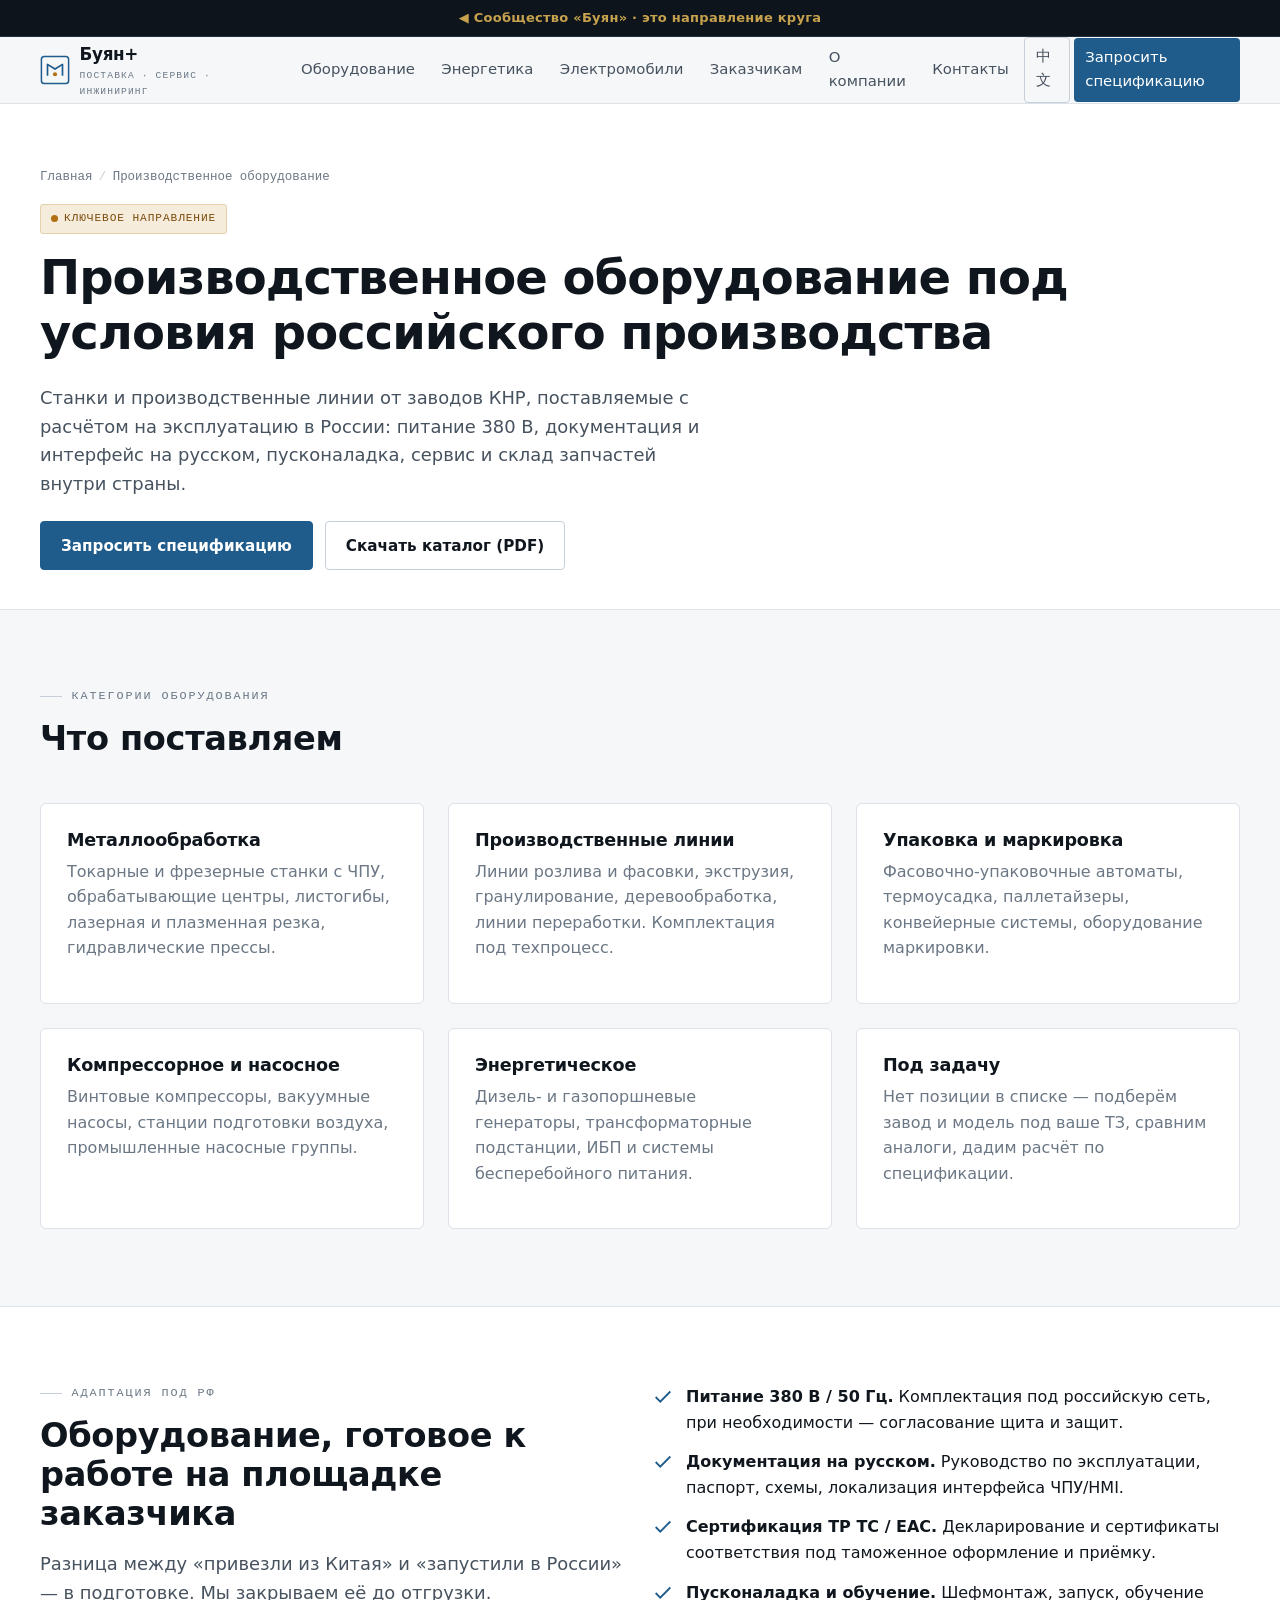
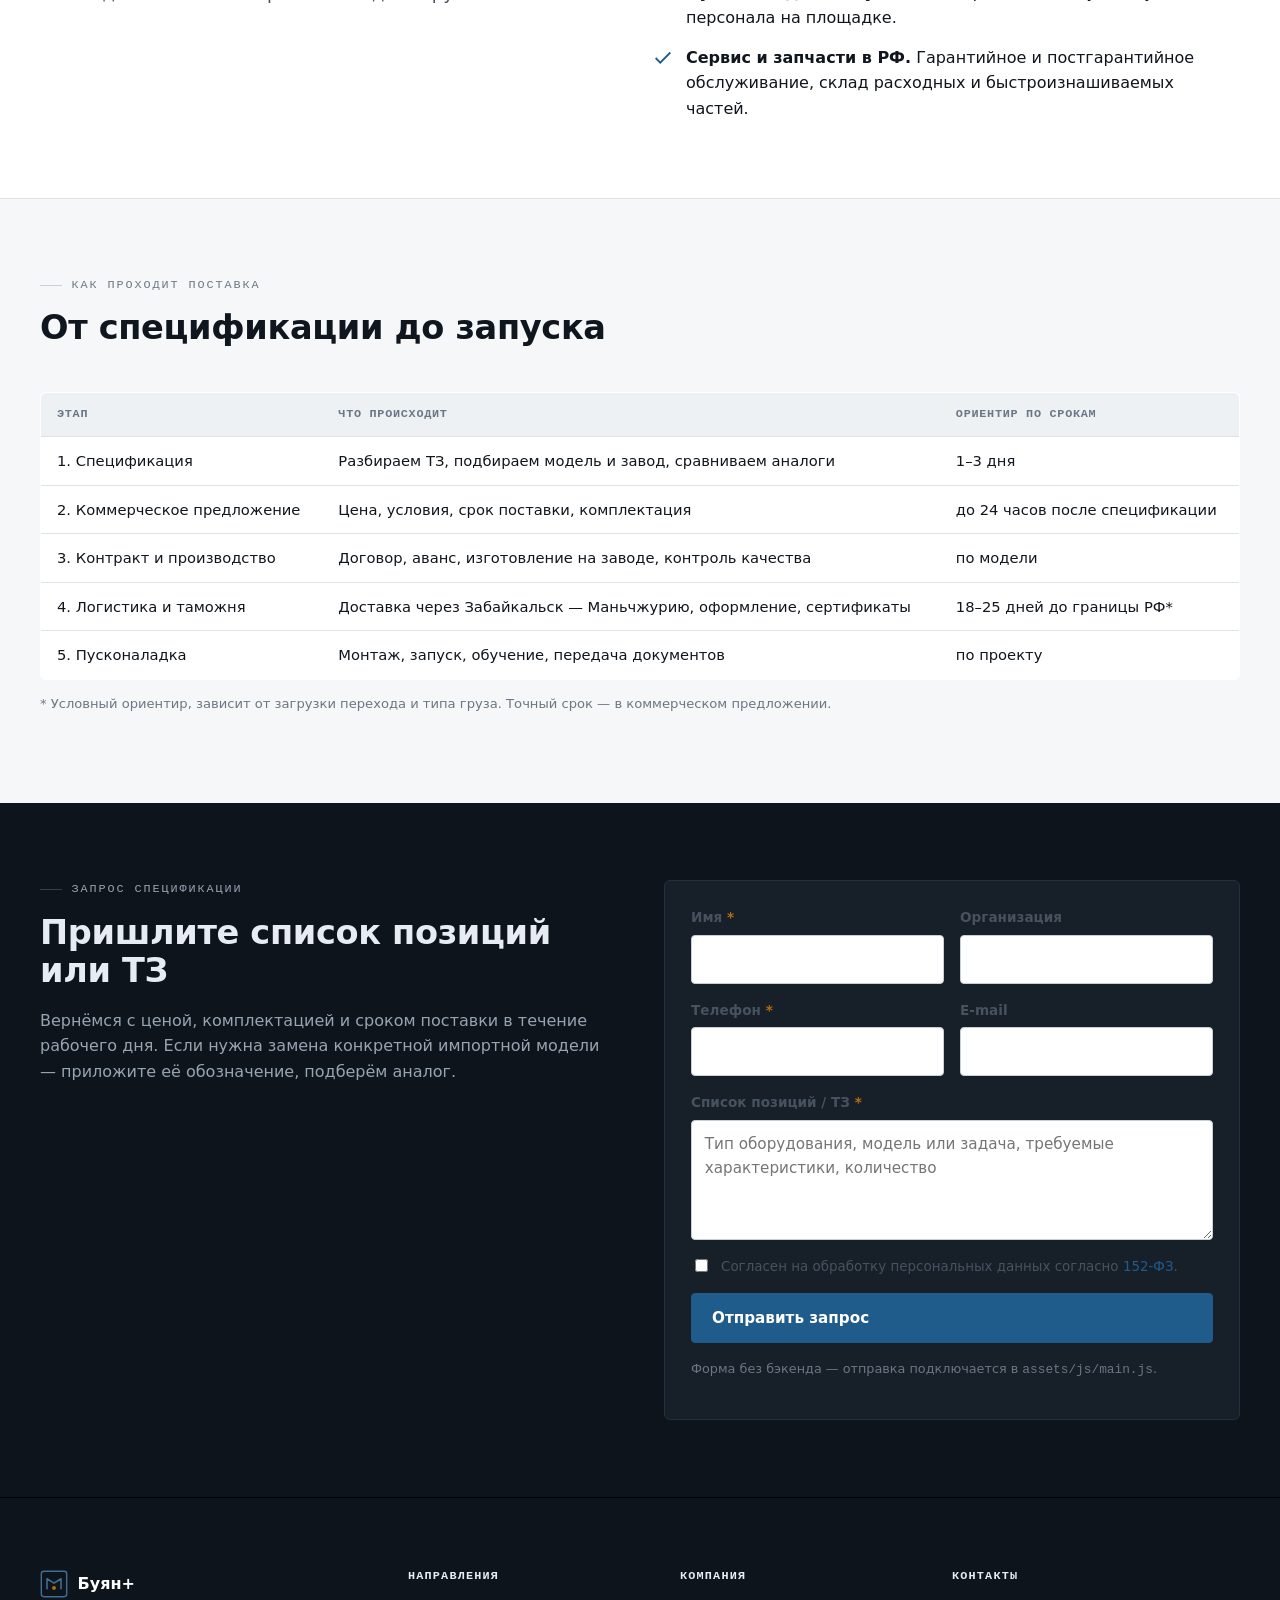
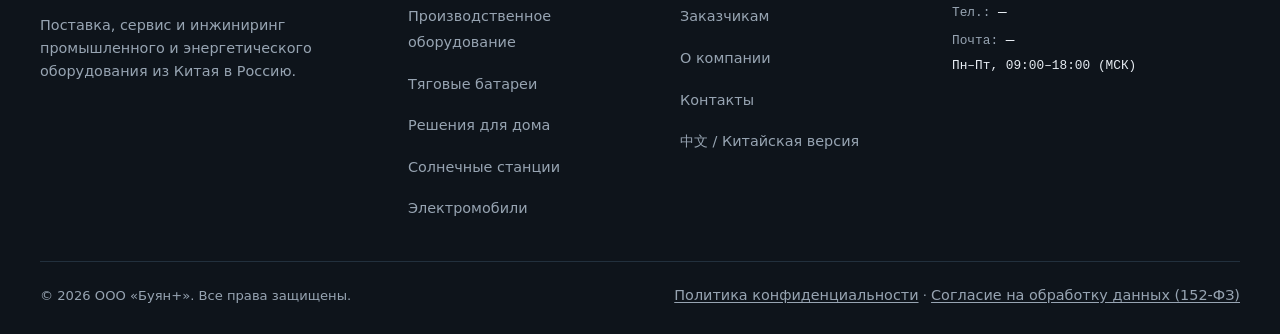
<file: oborudovanie/production.html>
<!DOCTYPE html>
<html lang="ru">
<head>
  <meta charset="UTF-8">
  <meta name="viewport" content="width=device-width, initial-scale=1">
  <title>Производственное оборудование из Китая под условия РФ — станки и линии | «Буян+»</title>
  <meta name="description" content="Поставка производственного оборудования из Китая: станки с ЧПУ, производственные линии, металлообработка, упаковка. Адаптация под РФ: 380 В, документация на русском, сервис и запчасти в стране. Работаем по 44-ФЗ и 223-ФЗ.">
  <link rel="stylesheet" href="assets/css/styles.css">
</head>
<body>
  <a class="skip-link" href="#main">К основному содержимому</a>

  <header class="site-header">
    <div class="wrap site-header__row">
      <a class="logo" href="index.html" aria-label="На главную">
        <svg class="logo__mark" viewBox="0 0 32 32" fill="none" aria-hidden="true"><rect x="1.5" y="1.5" width="29" height="29" rx="3" stroke="#1f5c8b" stroke-width="1.6"/><path d="M8 22V10l8 5 8-5v12" stroke="#1f5c8b" stroke-width="1.8" stroke-linejoin="round"/><circle cx="16" cy="20.5" r="2.2" fill="#b26f12"/></svg>
        <span><span data-cfg="company.name">«Буян+»</span><small>Поставка · Сервис · Инжиниринг</small></span>
      </a>
      <button class="nav-toggle" aria-label="Меню" aria-expanded="false" aria-controls="nav"><svg viewBox="0 0 24 24" fill="none" stroke="currentColor" stroke-width="2"><path d="M3 6h18M3 12h18M3 18h18"/></svg></button>
      <nav class="nav" id="nav" aria-label="Основная навигация">
        <a href="production.html">Оборудование</a>
        <a href="home-energy.html">Энергетика</a>
        <a href="ev.html">Электромобили</a>
        <a href="tenders.html">Заказчикам</a>
        <a href="about.html">О компании</a>
        <a href="contacts.html">Контакты</a>
        <a class="nav__lang" href="cn.html" lang="zh" hreflang="zh">中文</a>
        <a class="nav__cta" href="#request">Запросить спецификацию</a>
      </nav>
    </div>
  </header>

  <main id="main">
    <section class="pageintro">
      <div class="wrap pageintro__inner">
        <div class="breadcrumbs"><a href="index.html">Главная</a><span>/</span>Производственное оборудование</div>
        <span class="badge badge--key">Ключевое направление</span>
        <h1 style="margin-top:1rem">Производственное оборудование под условия российского производства</h1>
        <p class="lead">Станки и производственные линии от заводов КНР, поставляемые с расчётом на эксплуатацию в России:
          питание 380 В, документация и интерфейс на русском, пусконаладка, сервис и склад запчастей внутри страны.</p>
        <div class="btn-row" style="margin-top:1.4rem">
          <a class="btn btn--primary" href="#request">Запросить спецификацию</a>
          <a class="btn btn--ghost" href="assets/catalog.pdf" download>Скачать каталог (PDF)</a>
        </div>
      </div>
    </section>

    <section class="section">
      <div class="wrap">
        <div class="section-head">
          <p class="eyebrow">Категории оборудования</p>
          <h2>Что поставляем</h2>
        </div>
        <div class="grid-3">
          <div class="card"><h3>Металлообработка</h3><p class="muted">Токарные и фрезерные станки с ЧПУ, обрабатывающие центры, листогибы, лазерная и плазменная резка, гидравлические прессы.</p></div>
          <div class="card"><h3>Производственные линии</h3><p class="muted">Линии розлива и фасовки, экструзия, гранулирование, деревообработка, линии переработки. Комплектация под техпроцесс.</p></div>
          <div class="card"><h3>Упаковка и маркировка</h3><p class="muted">Фасовочно-упаковочные автоматы, термоусадка, паллетайзеры, конвейерные системы, оборудование маркировки.</p></div>
          <div class="card"><h3>Компрессорное и насосное</h3><p class="muted">Винтовые компрессоры, вакуумные насосы, станции подготовки воздуха, промышленные насосные группы.</p></div>
          <div class="card"><h3>Энергетическое</h3><p class="muted">Дизель- и газопоршневые генераторы, трансформаторные подстанции, ИБП и системы бесперебойного питания.</p></div>
          <div class="card"><h3>Под задачу</h3><p class="muted">Нет позиции в списке — подберём завод и модель под ваше ТЗ, сравним аналоги, дадим расчёт по спецификации.</p></div>
        </div>
      </div>
    </section>

    <section class="section section--surface">
      <div class="wrap">
        <div class="grid-2" style="align-items:start">
          <div>
            <p class="eyebrow">Адаптация под РФ</p>
            <h2>Оборудование, готовое к работе на площадке заказчика</h2>
            <p class="lead">Разница между «привезли из Китая» и «запустили в России» — в подготовке. Мы закрываем её до отгрузки.</p>
          </div>
          <ul class="feature-list">
            <li><svg viewBox="0 0 24 24" fill="none" stroke="currentColor" stroke-width="2"><path d="M20 6L9 17l-5-5"/></svg><span><strong>Питание 380 В / 50 Гц.</strong> Комплектация под российскую сеть, при необходимости — согласование щита и защит.</span></li>
            <li><svg viewBox="0 0 24 24" fill="none" stroke="currentColor" stroke-width="2"><path d="M20 6L9 17l-5-5"/></svg><span><strong>Документация на русском.</strong> Руководство по эксплуатации, паспорт, схемы, локализация интерфейса ЧПУ/HMI.</span></li>
            <li><svg viewBox="0 0 24 24" fill="none" stroke="currentColor" stroke-width="2"><path d="M20 6L9 17l-5-5"/></svg><span><strong>Сертификация ТР ТС / ЕАС.</strong> Декларирование и сертификаты соответствия под таможенное оформление и приёмку.</span></li>
            <li><svg viewBox="0 0 24 24" fill="none" stroke="currentColor" stroke-width="2"><path d="M20 6L9 17l-5-5"/></svg><span><strong>Пусконаладка и обучение.</strong> Шефмонтаж, запуск, обучение персонала на площадке.</span></li>
            <li><svg viewBox="0 0 24 24" fill="none" stroke="currentColor" stroke-width="2"><path d="M20 6L9 17l-5-5"/></svg><span><strong>Сервис и запчасти в РФ.</strong> Гарантийное и постгарантийное обслуживание, склад расходных и быстроизнашиваемых частей.</span></li>
          </ul>
        </div>
      </div>
    </section>

    <section class="section">
      <div class="wrap">
        <div class="section-head">
          <p class="eyebrow">Как проходит поставка</p>
          <h2>От спецификации до запуска</h2>
        </div>
        <div class="table-scroll">
          <table class="spec-table">
            <thead><tr><th>Этап</th><th>Что происходит</th><th>Ориентир по срокам</th></tr></thead>
            <tbody>
              <tr><td>1. Спецификация</td><td>Разбираем ТЗ, подбираем модель и завод, сравниваем аналоги</td><td>1–3 дня</td></tr>
              <tr><td>2. Коммерческое предложение</td><td>Цена, условия, срок поставки, комплектация</td><td>до 24 часов после спецификации</td></tr>
              <tr><td>3. Контракт и производство</td><td>Договор, аванс, изготовление на заводе, контроль качества</td><td>по модели</td></tr>
              <tr><td>4. Логистика и таможня</td><td>Доставка через Забайкальск — Маньчжурию, оформление, сертификаты</td><td>18–25 дней до границы РФ*</td></tr>
              <tr><td>5. Пусконаладка</td><td>Монтаж, запуск, обучение, передача документов</td><td>по проекту</td></tr>
            </tbody>
          </table>
        </div>
        <p class="muted" style="font-size:.82rem; margin-top:.8rem">* Условный ориентир, зависит от загрузки перехода и типа груза. Точный срок — в коммерческом предложении.</p>
      </div>
    </section>

    <!-- Форма заявки (общий блок) -->
    <section class="section section--graphite" id="request">
      <div class="wrap">
        <div class="grid-2" style="align-items:start; gap:48px">
          <div>
            <p class="eyebrow">Запрос спецификации</p>
            <h2>Пришлите список позиций или ТЗ</h2>
            <p style="color:var(--on-graphite-2)">Вернёмся с ценой, комплектацией и сроком поставки в течение рабочего дня.
              Если нужна замена конкретной импортной модели — приложите её обозначение, подберём аналог.</p>
          </div>
          <form class="form" data-lead-form novalidate style="background:var(--graphite-2); padding:26px; border-radius:6px; border:1px solid #22303d">
            <div class="field--row">
              <div class="field"><label for="p-name">Имя <span class="req">*</span></label><input id="p-name" name="name" required></div>
              <div class="field"><label for="p-company">Организация</label><input id="p-company" name="company"></div>
            </div>
            <div class="field--row">
              <div class="field"><label for="p-phone">Телефон <span class="req">*</span></label><input id="p-phone" name="phone" type="tel" required></div>
              <div class="field"><label for="p-email">E-mail</label><input id="p-email" name="email" type="email"></div>
            </div>
            <div class="field"><label for="p-msg">Список позиций / ТЗ <span class="req">*</span></label><textarea id="p-msg" name="message" required placeholder="Тип оборудования, модель или задача, требуемые характеристики, количество"></textarea></div>
            <label class="form__consent"><input type="checkbox" name="consent" required> <span>Согласен на обработку персональных данных согласно <a href="consent.html">152-ФЗ</a>.</span></label>
            <div class="form-status" role="status" aria-live="polite"></div>
            <button class="btn btn--primary" type="submit">Отправить запрос</button>
            <p class="form__note">Форма без бэкенда — отправка подключается в <code>assets/js/main.js</code>.</p>
          </form>
        </div>
      </div>
    </section>
  </main>

  <!-- ПОДВАЛ (общий) -->
  <footer class="site-footer">
    <div class="wrap">
      <div class="footer-grid">
        <div>
          <div class="footer-logo"><svg class="logo__mark" viewBox="0 0 32 32" fill="none" aria-hidden="true"><rect x="1.5" y="1.5" width="29" height="29" rx="3" stroke="#3f6f95" stroke-width="1.6"/><path d="M8 22V10l8 5 8-5v12" stroke="#3f6f95" stroke-width="1.8" stroke-linejoin="round"/><circle cx="16" cy="20.5" r="2.2" fill="#b26f12"/></svg><span data-cfg="company.name">«Буян+»</span></div>
          <p class="footer-about">Поставка, сервис и инжиниринг промышленного и энергетического оборудования из Китая в Россию.</p>
        </div>
        <div><h4>Направления</h4><ul class="footer-links"><li><a href="production.html">Производственное оборудование</a></li><li><a href="batteries.html">Тяговые батареи</a></li><li><a href="home-energy.html">Решения для дома</a></li><li><a href="solar.html">Солнечные станции</a></li><li><a href="ev.html">Электромобили</a></li></ul></div>
        <div><h4>Компания</h4><ul class="footer-links"><li><a href="tenders.html">Заказчикам</a></li><li><a href="about.html">О компании</a></li><li><a href="contacts.html">Контакты</a></li><li><a href="cn.html" lang="zh">中文 / Китайская версия</a></li></ul></div>
        <div><h4>Контакты</h4><div class="footer-reqs"><div>Тел.: <a data-cfg="contacts.phoneHref" data-cfg-attr="href" href="tel:+70000000000"><span data-cfg="contacts.phone">—</span></a></div><div>Почта: <a data-cfg="contacts.emailHref" data-cfg-attr="href" href="mailto:sales@example.ru"><span data-cfg="contacts.email">—</span></a></div><div><span data-cfg="contacts.hours">Пн–Пт, 09:00–18:00 (МСК)</span></div></div></div>
      </div>
      <div class="footer-bottom">
        <div>© <span data-year>2026</span> <span data-cfg="company.legalName">ООО «Буян+»</span>. Все права защищены.</div>
        <div><a href="privacy.html">Политика конфиденциальности</a> · <a href="consent.html">Согласие на обработку данных (152-ФЗ)</a></div>
      </div>
    </div>
  </footer>

  <script src="assets/js/config.js?v=2"></script>
  <script src="assets/js/main.js"></script>
</body>
</html>
</file>
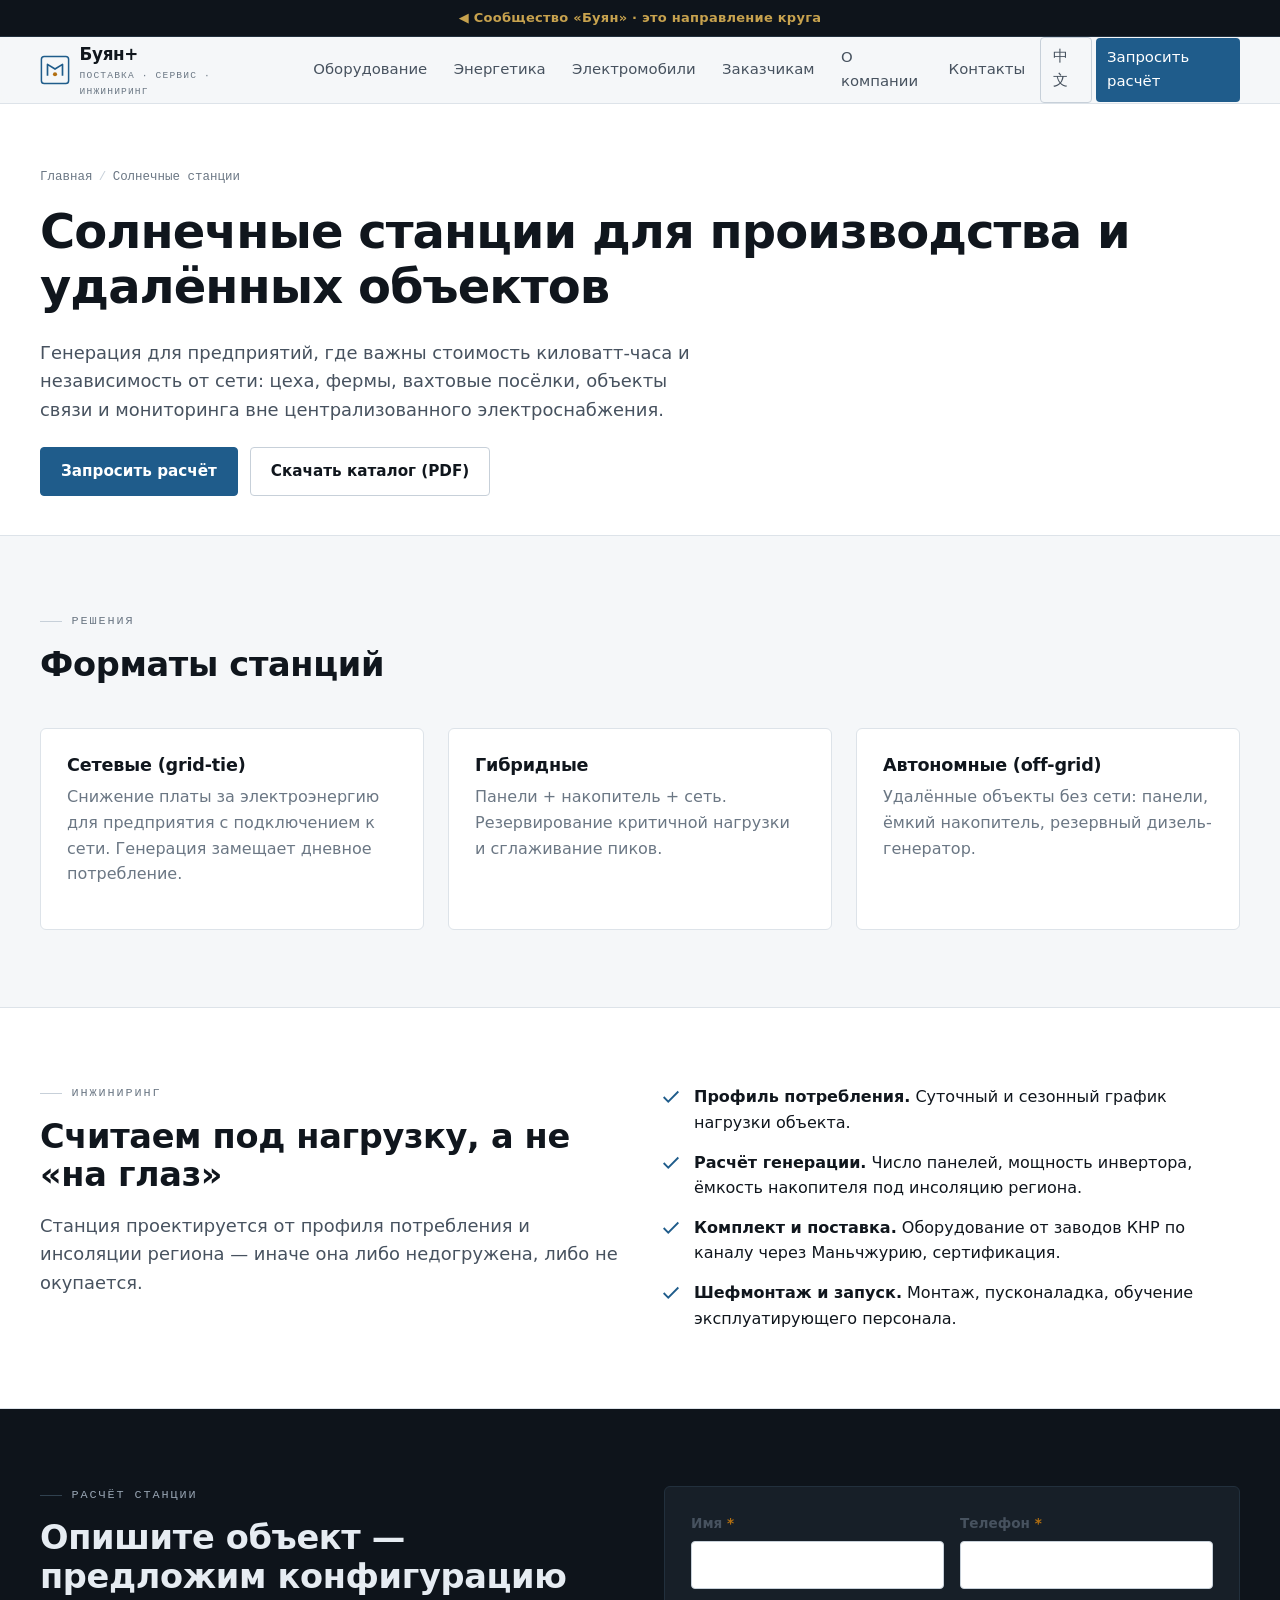
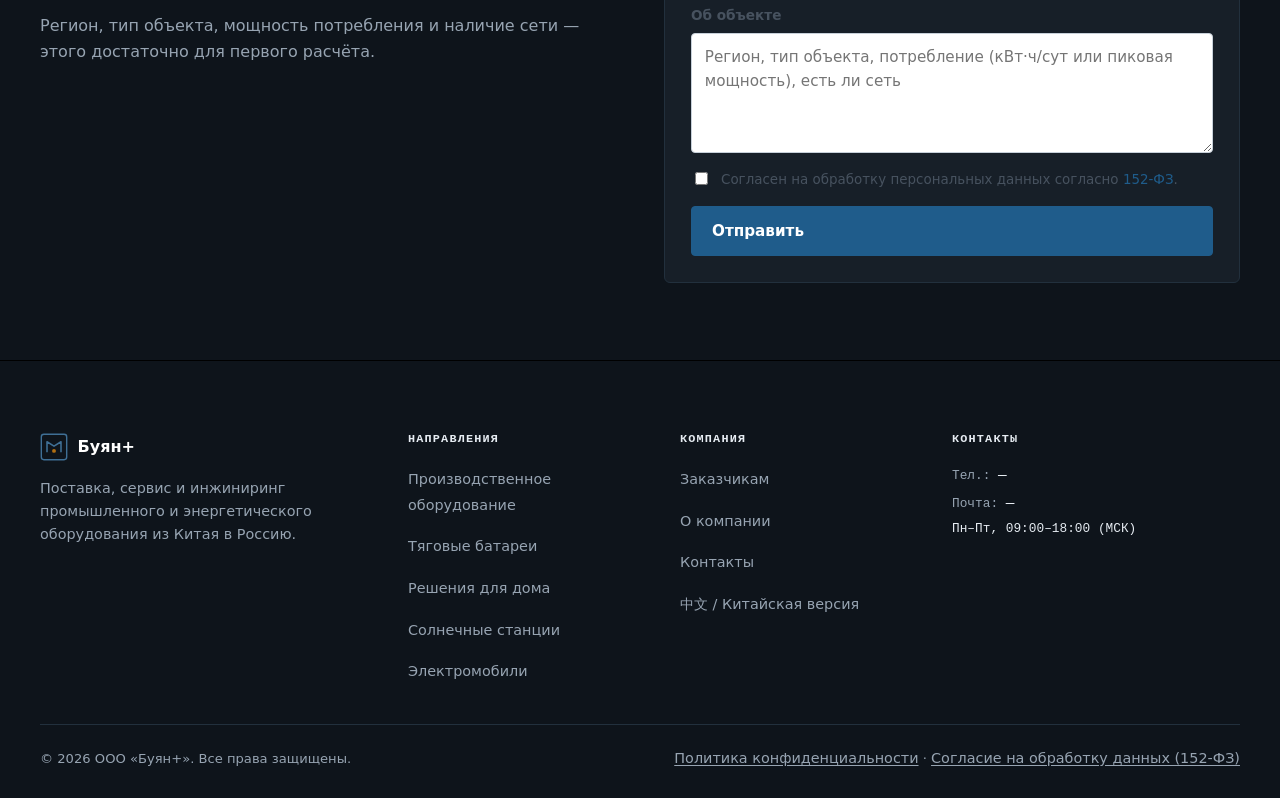
<file: oborudovanie/solar.html>
<!DOCTYPE html>
<html lang="ru">
<head>
  <meta charset="UTF-8">
  <meta name="viewport" content="width=device-width, initial-scale=1">
  <title>Солнечные станции для производства и удалённых объектов | «Буян+»</title>
  <meta name="description" content="Солнечные электростанции для предприятий и удалённых объектов: панели, инверторы, накопители и генерация. Расчёт под нагрузку, поставка из Китая, шефмонтаж.">
  <link rel="stylesheet" href="assets/css/styles.css">
</head>
<body>
  <a class="skip-link" href="#main">К основному содержимому</a>
  <header class="site-header">
    <div class="wrap site-header__row">
      <a class="logo" href="index.html" aria-label="На главную"><svg class="logo__mark" viewBox="0 0 32 32" fill="none" aria-hidden="true"><rect x="1.5" y="1.5" width="29" height="29" rx="3" stroke="#1f5c8b" stroke-width="1.6"/><path d="M8 22V10l8 5 8-5v12" stroke="#1f5c8b" stroke-width="1.8" stroke-linejoin="round"/><circle cx="16" cy="20.5" r="2.2" fill="#b26f12"/></svg><span><span data-cfg="company.name">«Буян+»</span><small>Поставка · Сервис · Инжиниринг</small></span></a>
      <button class="nav-toggle" aria-label="Меню" aria-expanded="false" aria-controls="nav"><svg viewBox="0 0 24 24" fill="none" stroke="currentColor" stroke-width="2"><path d="M3 6h18M3 12h18M3 18h18"/></svg></button>
      <nav class="nav" id="nav" aria-label="Основная навигация">
        <a href="production.html">Оборудование</a><a href="home-energy.html">Энергетика</a>
        <a href="ev.html">Электромобили</a><a href="tenders.html">Заказчикам</a><a href="about.html">О компании</a><a href="contacts.html">Контакты</a><a class="nav__lang" href="cn.html" lang="zh" hreflang="zh">中文</a><a class="nav__cta" href="#request">Запросить расчёт</a>
      </nav>
    </div>
  </header>

  <main id="main">
    <section class="pageintro">
      <div class="wrap pageintro__inner">
        <div class="breadcrumbs"><a href="index.html">Главная</a><span>/</span>Солнечные станции</div>
        <h1>Солнечные станции для производства и удалённых объектов</h1>
        <p class="lead">Генерация для предприятий, где важны стоимость киловатт-часа и независимость от сети:
          цеха, фермы, вахтовые посёлки, объекты связи и мониторинга вне централизованного электроснабжения.</p>
        <div class="btn-row" style="margin-top:1.4rem"><a class="btn btn--primary" href="#request">Запросить расчёт</a><a class="btn btn--ghost" href="assets/catalog.pdf" download>Скачать каталог (PDF)</a></div>
      </div>
    </section>

    <section class="section">
      <div class="wrap">
        <div class="section-head"><p class="eyebrow">Решения</p><h2>Форматы станций</h2></div>
        <div class="grid-3">
          <div class="card"><h3>Сетевые (grid-tie)</h3><p class="muted">Снижение платы за электроэнергию для предприятия с подключением к сети. Генерация замещает дневное потребление.</p></div>
          <div class="card"><h3>Гибридные</h3><p class="muted">Панели + накопитель + сеть. Резервирование критичной нагрузки и сглаживание пиков.</p></div>
          <div class="card"><h3>Автономные (off-grid)</h3><p class="muted">Удалённые объекты без сети: панели, ёмкий накопитель, резервный дизель-генератор.</p></div>
        </div>
      </div>
    </section>

    <section class="section section--surface">
      <div class="wrap">
        <div class="grid-2" style="align-items:start; gap:40px">
          <div><p class="eyebrow">Инжиниринг</p><h2>Считаем под нагрузку, а не «на глаз»</h2><p class="lead">Станция проектируется от профиля потребления и инсоляции региона — иначе она либо недогружена, либо не окупается.</p></div>
          <ul class="feature-list">
            <li><svg viewBox="0 0 24 24" fill="none" stroke="currentColor" stroke-width="2"><path d="M20 6L9 17l-5-5"/></svg><span><strong>Профиль потребления.</strong> Суточный и сезонный график нагрузки объекта.</span></li>
            <li><svg viewBox="0 0 24 24" fill="none" stroke="currentColor" stroke-width="2"><path d="M20 6L9 17l-5-5"/></svg><span><strong>Расчёт генерации.</strong> Число панелей, мощность инвертора, ёмкость накопителя под инсоляцию региона.</span></li>
            <li><svg viewBox="0 0 24 24" fill="none" stroke="currentColor" stroke-width="2"><path d="M20 6L9 17l-5-5"/></svg><span><strong>Комплект и поставка.</strong> Оборудование от заводов КНР по каналу через Маньчжурию, сертификация.</span></li>
            <li><svg viewBox="0 0 24 24" fill="none" stroke="currentColor" stroke-width="2"><path d="M20 6L9 17l-5-5"/></svg><span><strong>Шефмонтаж и запуск.</strong> Монтаж, пусконаладка, обучение эксплуатирующего персонала.</span></li>
          </ul>
        </div>
      </div>
    </section>

    <section class="section section--graphite" id="request">
      <div class="wrap">
        <div class="grid-2" style="align-items:start; gap:48px">
          <div><p class="eyebrow">Расчёт станции</p><h2>Опишите объект — предложим конфигурацию</h2><p style="color:var(--on-graphite-2)">Регион, тип объекта, мощность потребления и наличие сети — этого достаточно для первого расчёта.</p></div>
          <form class="form" data-lead-form novalidate style="background:var(--graphite-2); padding:26px; border-radius:6px; border:1px solid #22303d">
            <div class="field--row"><div class="field"><label for="s-name">Имя <span class="req">*</span></label><input id="s-name" name="name" required></div><div class="field"><label for="s-phone">Телефон <span class="req">*</span></label><input id="s-phone" name="phone" type="tel" required></div></div>
            <div class="field"><label for="s-msg">Об объекте</label><textarea id="s-msg" name="message" placeholder="Регион, тип объекта, потребление (кВт·ч/сут или пиковая мощность), есть ли сеть"></textarea></div>
            <label class="form__consent"><input type="checkbox" name="consent" required> <span>Согласен на обработку персональных данных согласно <a href="consent.html">152-ФЗ</a>.</span></label>
            <div class="form-status" role="status" aria-live="polite"></div>
            <button class="btn btn--primary" type="submit">Отправить</button>
          </form>
        </div>
      </div>
    </section>
  </main>

  <footer class="site-footer">
    <div class="wrap">
      <div class="footer-grid">
        <div><div class="footer-logo"><svg class="logo__mark" viewBox="0 0 32 32" fill="none" aria-hidden="true"><rect x="1.5" y="1.5" width="29" height="29" rx="3" stroke="#3f6f95" stroke-width="1.6"/><path d="M8 22V10l8 5 8-5v12" stroke="#3f6f95" stroke-width="1.8" stroke-linejoin="round"/><circle cx="16" cy="20.5" r="2.2" fill="#b26f12"/></svg><span data-cfg="company.name">«Буян+»</span></div><p class="footer-about">Поставка, сервис и инжиниринг промышленного и энергетического оборудования из Китая в Россию.</p></div>
        <div><h4>Направления</h4><ul class="footer-links"><li><a href="production.html">Производственное оборудование</a></li><li><a href="batteries.html">Тяговые батареи</a></li><li><a href="home-energy.html">Решения для дома</a></li><li><a href="solar.html">Солнечные станции</a></li><li><a href="ev.html">Электромобили</a></li></ul></div>
        <div><h4>Компания</h4><ul class="footer-links"><li><a href="tenders.html">Заказчикам</a></li><li><a href="about.html">О компании</a></li><li><a href="contacts.html">Контакты</a></li><li><a href="cn.html" lang="zh">中文 / Китайская версия</a></li></ul></div>
        <div><h4>Контакты</h4><div class="footer-reqs"><div>Тел.: <a data-cfg="contacts.phoneHref" data-cfg-attr="href" href="tel:+70000000000"><span data-cfg="contacts.phone">—</span></a></div><div>Почта: <a data-cfg="contacts.emailHref" data-cfg-attr="href" href="mailto:sales@example.ru"><span data-cfg="contacts.email">—</span></a></div><div><span data-cfg="contacts.hours">Пн–Пт, 09:00–18:00 (МСК)</span></div></div></div>
      </div>
      <div class="footer-bottom"><div>© <span data-year>2026</span> <span data-cfg="company.legalName">ООО «Буян+»</span>. Все права защищены.</div><div><a href="privacy.html">Политика конфиденциальности</a> · <a href="consent.html">Согласие на обработку данных (152-ФЗ)</a></div></div>
    </div>
  </footer>
  <script src="assets/js/config.js?v=2"></script>
  <script src="assets/js/main.js"></script>
</body>
</html>
</file>
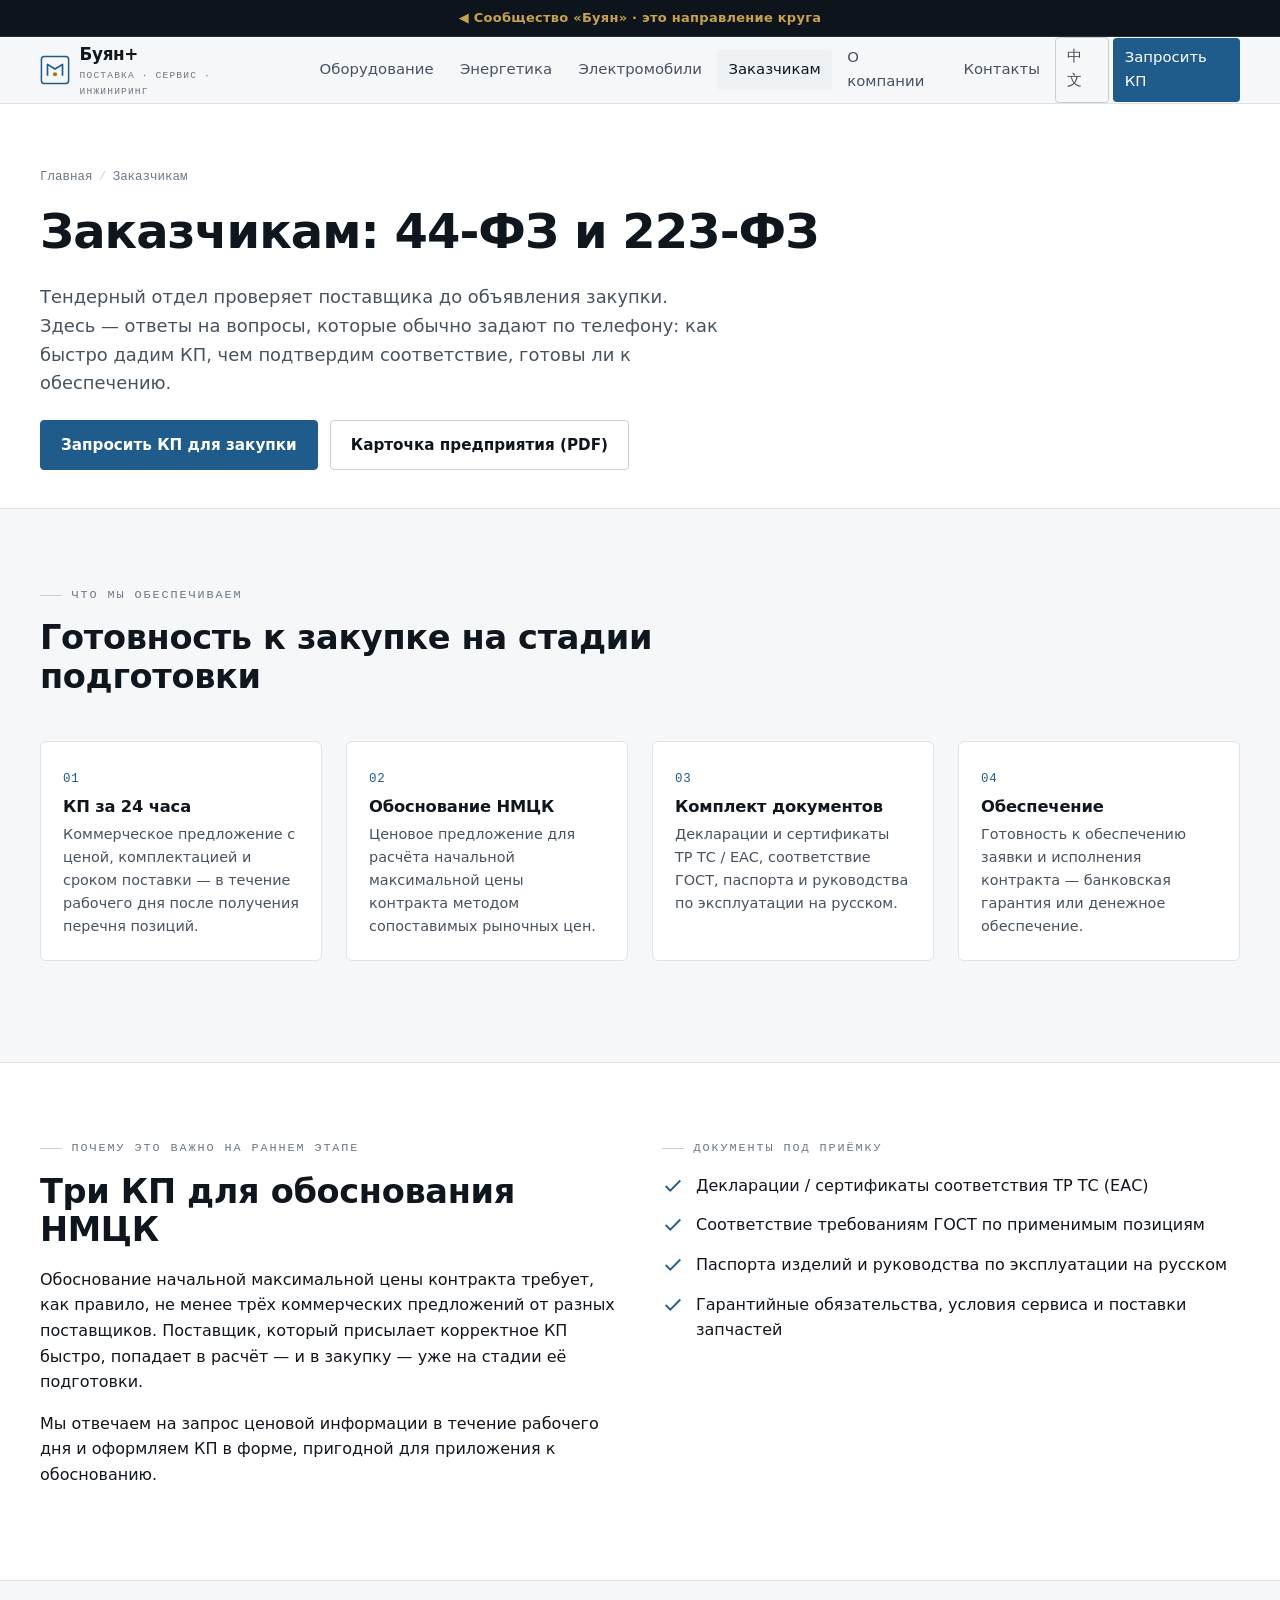
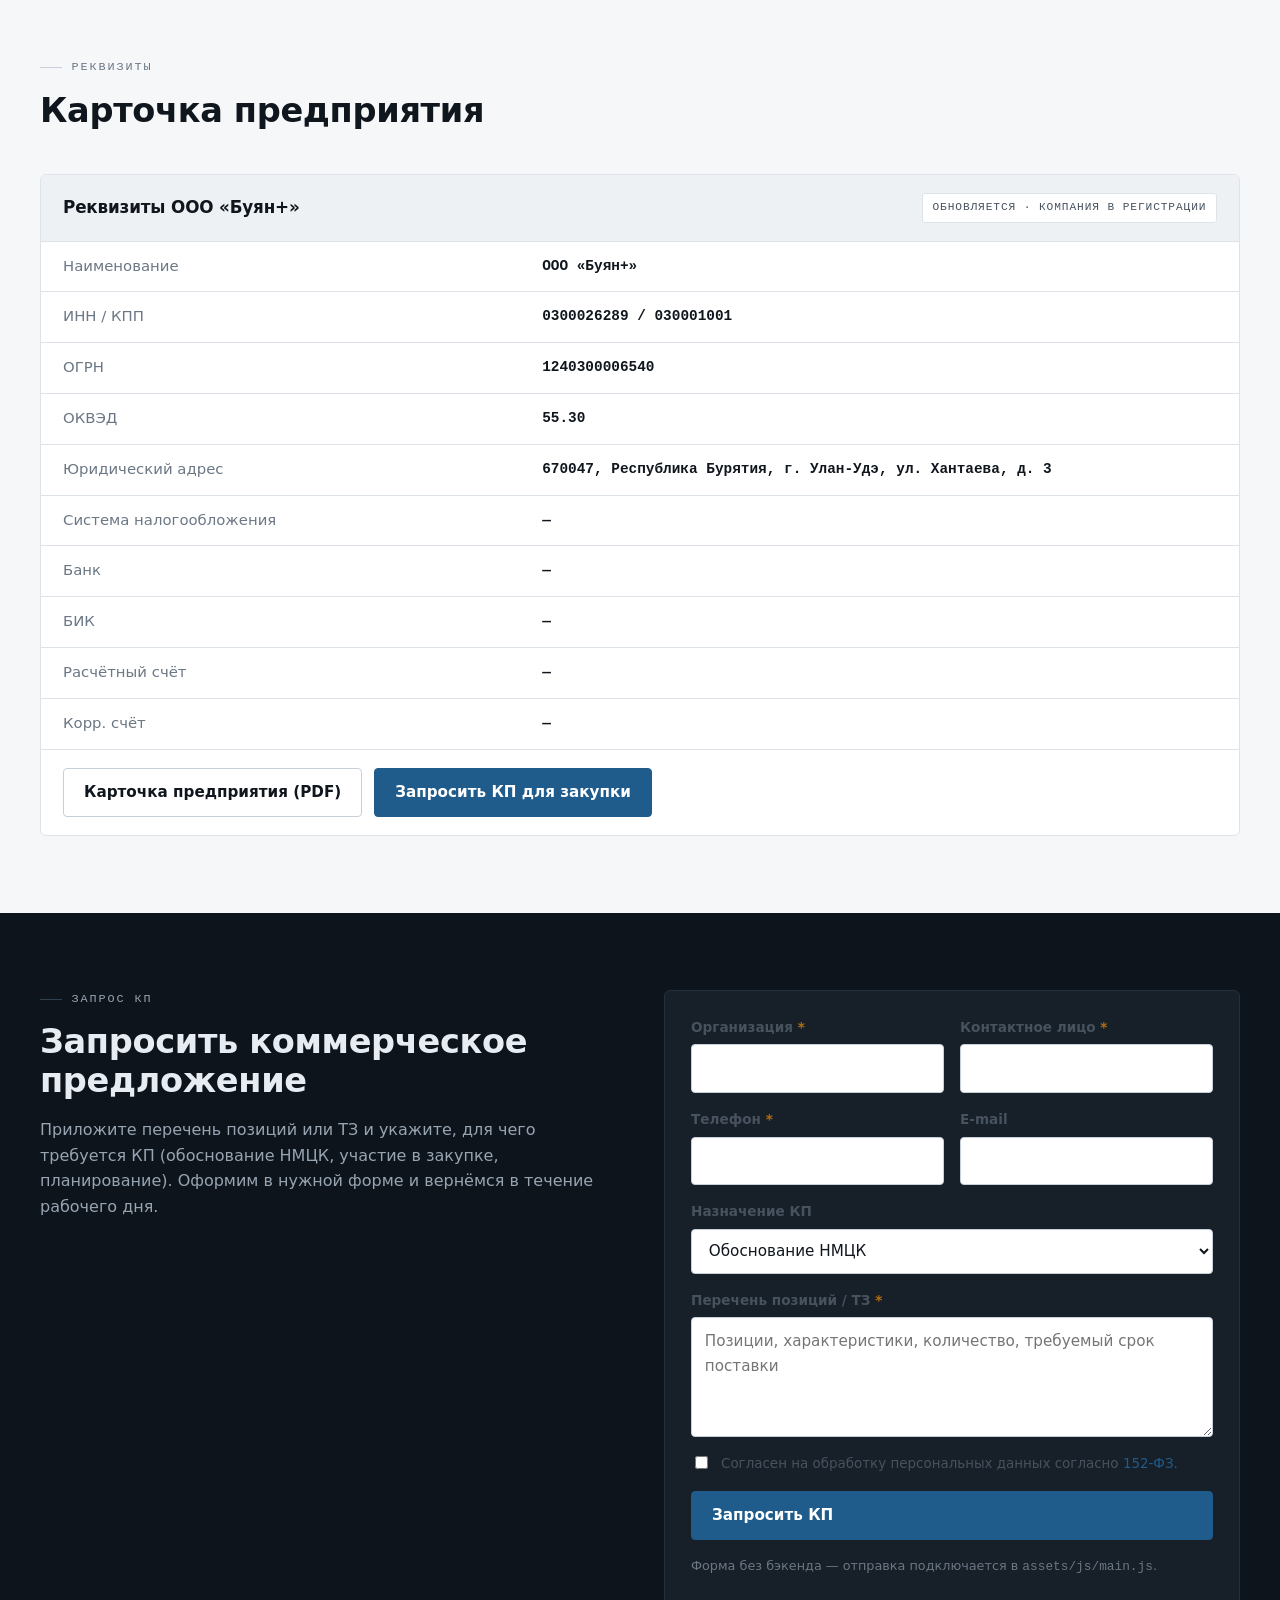
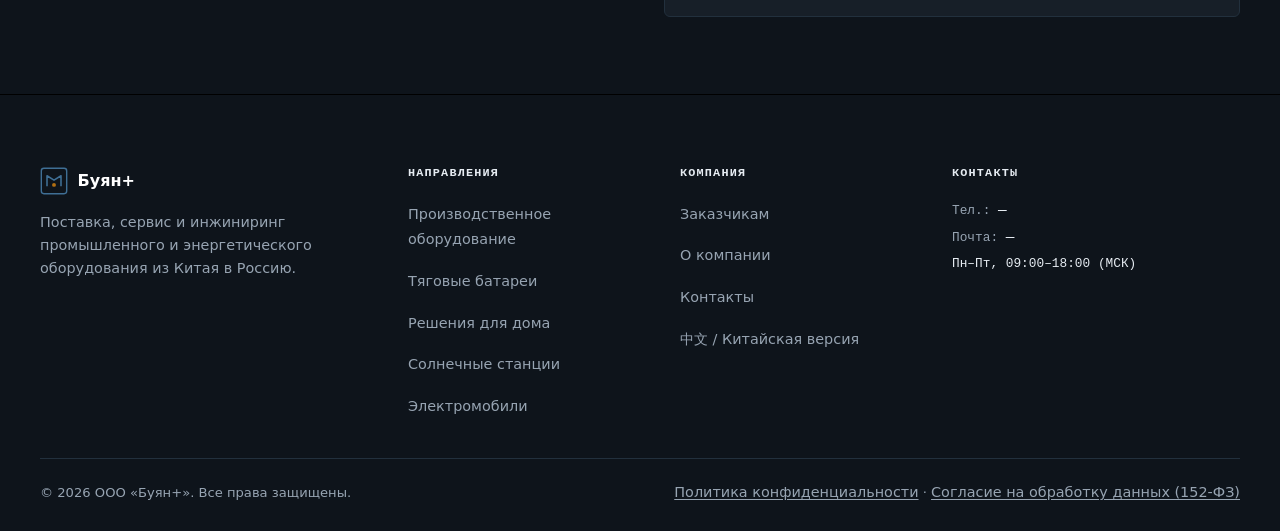
<file: oborudovanie/tenders.html>
<!DOCTYPE html>
<html lang="ru">
<head>
  <meta charset="UTF-8">
  <meta name="viewport" content="width=device-width, initial-scale=1">
  <title>Заказчикам: работа по 44-ФЗ и 223-ФЗ, обоснование НМЦК, реквизиты | «Буян+»</title>
  <meta name="description" content="Для тендерных отделов и госзаказчиков: коммерческое предложение за 24 часа, ценовое предложение для обоснования НМЦК, комплект документов (ТР ТС, ГОСТ, паспорта), готовность к обеспечению заявки и контракта. Реквизиты предприятия.">
  <link rel="stylesheet" href="assets/css/styles.css">
</head>
<body>
  <a class="skip-link" href="#main">К основному содержимому</a>
  <header class="site-header">
    <div class="wrap site-header__row">
      <a class="logo" href="index.html" aria-label="На главную"><svg class="logo__mark" viewBox="0 0 32 32" fill="none" aria-hidden="true"><rect x="1.5" y="1.5" width="29" height="29" rx="3" stroke="#1f5c8b" stroke-width="1.6"/><path d="M8 22V10l8 5 8-5v12" stroke="#1f5c8b" stroke-width="1.8" stroke-linejoin="round"/><circle cx="16" cy="20.5" r="2.2" fill="#b26f12"/></svg><span><span data-cfg="company.name">«Буян+»</span><small>Поставка · Сервис · Инжиниринг</small></span></a>
      <button class="nav-toggle" aria-label="Меню" aria-expanded="false" aria-controls="nav"><svg viewBox="0 0 24 24" fill="none" stroke="currentColor" stroke-width="2"><path d="M3 6h18M3 12h18M3 18h18"/></svg></button>
      <nav class="nav" id="nav" aria-label="Основная навигация">
        <a href="production.html">Оборудование</a><a href="home-energy.html">Энергетика</a>
        <a href="ev.html">Электромобили</a><a href="tenders.html" aria-current="page">Заказчикам</a><a href="about.html">О компании</a><a href="contacts.html">Контакты</a><a class="nav__lang" href="cn.html" lang="zh" hreflang="zh">中文</a><a class="nav__cta" href="#request">Запросить КП</a>
      </nav>
    </div>
  </header>

  <main id="main">
    <section class="pageintro">
      <div class="wrap pageintro__inner">
        <div class="breadcrumbs"><a href="index.html">Главная</a><span>/</span>Заказчикам</div>
        <h1>Заказчикам: 44-ФЗ и 223-ФЗ</h1>
        <p class="lead">Тендерный отдел проверяет поставщика до объявления закупки. Здесь — ответы на вопросы, которые
          обычно задают по телефону: как быстро дадим КП, чем подтвердим соответствие, готовы ли к обеспечению.</p>
        <div class="btn-row" style="margin-top:1.4rem"><a class="btn btn--primary" href="#request">Запросить КП для закупки</a><a class="btn btn--ghost" href="assets/company-card.pdf" download>Карточка предприятия (PDF)</a></div>
      </div>
    </section>

    <section class="section">
      <div class="wrap">
        <div class="section-head"><p class="eyebrow">Что мы обеспечиваем</p><h2>Готовность к закупке на стадии подготовки</h2></div>
        <div class="tender-grid">
          <div class="tender-tile"><span class="tender-tile__n">01</span><h3>КП за 24 часа</h3><p>Коммерческое предложение с ценой, комплектацией и сроком поставки — в течение рабочего дня после получения перечня позиций.</p></div>
          <div class="tender-tile"><span class="tender-tile__n">02</span><h3>Обоснование НМЦК</h3><p>Ценовое предложение для расчёта начальной максимальной цены контракта методом сопоставимых рыночных цен.</p></div>
          <div class="tender-tile"><span class="tender-tile__n">03</span><h3>Комплект документов</h3><p>Декларации и сертификаты ТР ТС / ЕАС, соответствие ГОСТ, паспорта и руководства по эксплуатации на русском.</p></div>
          <div class="tender-tile"><span class="tender-tile__n">04</span><h3>Обеспечение</h3><p>Готовность к обеспечению заявки и исполнения контракта — банковская гарантия или денежное обеспечение.</p></div>
        </div>
      </div>
    </section>

    <section class="section section--surface">
      <div class="wrap">
        <div class="grid-2" style="align-items:start; gap:44px">
          <div>
            <p class="eyebrow">Почему это важно на раннем этапе</p>
            <h2>Три КП для обоснования НМЦК</h2>
            <p>Обоснование начальной максимальной цены контракта требует, как правило, не менее трёх коммерческих
              предложений от разных поставщиков. Поставщик, который присылает корректное КП быстро, попадает в расчёт —
              и в закупку — уже на стадии её подготовки.</p>
            <p>Мы отвечаем на запрос ценовой информации в течение рабочего дня и оформляем КП в форме, пригодной
              для приложения к обоснованию.</p>
          </div>
          <div>
            <p class="eyebrow">Документы под приёмку</p>
            <ul class="feature-list">
              <li><svg viewBox="0 0 24 24" fill="none" stroke="currentColor" stroke-width="2"><path d="M20 6L9 17l-5-5"/></svg><span>Декларации / сертификаты соответствия ТР ТС (ЕАС)</span></li>
              <li><svg viewBox="0 0 24 24" fill="none" stroke="currentColor" stroke-width="2"><path d="M20 6L9 17l-5-5"/></svg><span>Соответствие требованиям ГОСТ по применимым позициям</span></li>
              <li><svg viewBox="0 0 24 24" fill="none" stroke="currentColor" stroke-width="2"><path d="M20 6L9 17l-5-5"/></svg><span>Паспорта изделий и руководства по эксплуатации на русском</span></li>
              <li><svg viewBox="0 0 24 24" fill="none" stroke="currentColor" stroke-width="2"><path d="M20 6L9 17l-5-5"/></svg><span>Гарантийные обязательства, условия сервиса и поставки запчастей</span></li>
            </ul>
          </div>
        </div>
      </div>
    </section>

    <!-- Реквизиты -->
    <section class="section">
      <div class="wrap">
        <div class="section-head"><p class="eyebrow">Реквизиты</p><h2>Карточка предприятия</h2></div>
        <div class="requisites">
          <div class="requisites__head"><h3>Реквизиты <span data-cfg="company.legalName">ООО «Буян+»</span></h3><span class="badge">Обновляется · компания в регистрации</span></div>
          <table class="reqs">
            <tbody>
              <tr><th scope="row">Наименование</th><td data-cfg="company.legalName">ООО «Буян+»</td></tr>
              <tr><th scope="row">ИНН / КПП</th><td><span data-cfg="company.inn">—</span> / <span data-cfg="company.kpp">—</span></td></tr>
              <tr><th scope="row">ОГРН</th><td data-cfg="company.ogrn">—</td></tr>
              <tr><th scope="row">ОКВЭД</th><td data-cfg="company.okved">—</td></tr>
              <tr><th scope="row">Юридический адрес</th><td data-cfg="company.legalAddress">—</td></tr>
              <tr><th scope="row">Система налогообложения</th><td data-cfg="company.taxation">—</td></tr>
              <tr><th scope="row">Банк</th><td data-cfg="company.bankName">—</td></tr>
              <tr><th scope="row">БИК</th><td data-cfg="company.bik">—</td></tr>
              <tr><th scope="row">Расчётный счёт</th><td data-cfg="company.account">—</td></tr>
              <tr><th scope="row">Корр. счёт</th><td data-cfg="company.corrAccount">—</td></tr>
            </tbody>
          </table>
          <div class="req-actions">
            <a class="btn btn--ghost" href="assets/company-card.pdf" download>Карточка предприятия (PDF)</a>
            <a class="btn btn--primary" href="#request">Запросить КП для закупки</a>
          </div>
        </div>
      </div>
    </section>

    <!-- Форма запроса КП -->
    <section class="section section--graphite" id="request">
      <div class="wrap">
        <div class="grid-2" style="align-items:start; gap:48px">
          <div>
            <p class="eyebrow">Запрос КП</p>
            <h2>Запросить коммерческое предложение</h2>
            <p style="color:var(--on-graphite-2)">Приложите перечень позиций или ТЗ и укажите, для чего требуется КП
              (обоснование НМЦК, участие в закупке, планирование). Оформим в нужной форме и вернёмся в течение рабочего дня.</p>
          </div>
          <form class="form" data-lead-form novalidate style="background:var(--graphite-2); padding:26px; border-radius:6px; border:1px solid #22303d">
            <div class="field--row"><div class="field"><label for="t-org">Организация <span class="req">*</span></label><input id="t-org" name="company" required></div><div class="field"><label for="t-name">Контактное лицо <span class="req">*</span></label><input id="t-name" name="name" required></div></div>
            <div class="field--row"><div class="field"><label for="t-phone">Телефон <span class="req">*</span></label><input id="t-phone" name="phone" type="tel" required></div><div class="field"><label for="t-email">E-mail</label><input id="t-email" name="email" type="email"></div></div>
            <div class="field"><label for="t-purpose">Назначение КП</label><select id="t-purpose" name="purpose"><option>Обоснование НМЦК</option><option>Участие в закупке</option><option>Планирование закупки</option><option>Другое</option></select></div>
            <div class="field"><label for="t-msg">Перечень позиций / ТЗ <span class="req">*</span></label><textarea id="t-msg" name="message" required placeholder="Позиции, характеристики, количество, требуемый срок поставки"></textarea></div>
            <label class="form__consent"><input type="checkbox" name="consent" required> <span>Согласен на обработку персональных данных согласно <a href="consent.html">152-ФЗ</a>.</span></label>
            <div class="form-status" role="status" aria-live="polite"></div>
            <button class="btn btn--primary" type="submit">Запросить КП</button>
            <p class="form__note">Форма без бэкенда — отправка подключается в <code>assets/js/main.js</code>.</p>
          </form>
        </div>
      </div>
    </section>
  </main>

  <footer class="site-footer">
    <div class="wrap">
      <div class="footer-grid">
        <div><div class="footer-logo"><svg class="logo__mark" viewBox="0 0 32 32" fill="none" aria-hidden="true"><rect x="1.5" y="1.5" width="29" height="29" rx="3" stroke="#3f6f95" stroke-width="1.6"/><path d="M8 22V10l8 5 8-5v12" stroke="#3f6f95" stroke-width="1.8" stroke-linejoin="round"/><circle cx="16" cy="20.5" r="2.2" fill="#b26f12"/></svg><span data-cfg="company.name">«Буян+»</span></div><p class="footer-about">Поставка, сервис и инжиниринг промышленного и энергетического оборудования из Китая в Россию.</p></div>
        <div><h4>Направления</h4><ul class="footer-links"><li><a href="production.html">Производственное оборудование</a></li><li><a href="batteries.html">Тяговые батареи</a></li><li><a href="home-energy.html">Решения для дома</a></li><li><a href="solar.html">Солнечные станции</a></li><li><a href="ev.html">Электромобили</a></li></ul></div>
        <div><h4>Компания</h4><ul class="footer-links"><li><a href="tenders.html">Заказчикам</a></li><li><a href="about.html">О компании</a></li><li><a href="contacts.html">Контакты</a></li><li><a href="cn.html" lang="zh">中文 / Китайская версия</a></li></ul></div>
        <div><h4>Контакты</h4><div class="footer-reqs"><div>Тел.: <a data-cfg="contacts.phoneHref" data-cfg-attr="href" href="tel:+70000000000"><span data-cfg="contacts.phone">—</span></a></div><div>Почта: <a data-cfg="contacts.emailHref" data-cfg-attr="href" href="mailto:sales@example.ru"><span data-cfg="contacts.email">—</span></a></div><div><span data-cfg="contacts.hours">Пн–Пт, 09:00–18:00 (МСК)</span></div></div></div>
      </div>
      <div class="footer-bottom"><div>© <span data-year>2026</span> <span data-cfg="company.legalName">ООО «Буян+»</span>. Все права защищены.</div><div><a href="privacy.html">Политика конфиденциальности</a> · <a href="consent.html">Согласие на обработку данных (152-ФЗ)</a></div></div>
    </div>
  </footer>
  <script src="assets/js/config.js?v=2"></script>
  <script src="assets/js/main.js"></script>
</body>
</html>
</file>
<file: oborudovanie/assets/css/styles.css>
/* =========================================================================
   «название» — корпоративный сайт поставщика оборудования
   Дизайн-система. Инженерная эстетика: плотная сетка, техничная типографика,
   спокойная палитра. Все изменяемые цвета — в :root ниже.
   ========================================================================= */

:root {
  /* --- Палитра (меняется здесь) --- */
  --bg:            #f5f7f9;   /* фон страницы, холодный светло-серый */
  --surface:       #ffffff;   /* карточки, плашки */
  --surface-2:     #eef1f4;   /* вторичная поверхность */
  --ink:           #10161d;   /* основной текст */
  --ink-2:         #47525f;   /* вторичный текст */
  --ink-3:         #6b7784;   /* подписи, мета */
  --line:          #dde3e9;   /* структурные линии */
  --line-2:        #c7d0d9;   /* акцентные линии */

  --graphite:      #0e141b;   /* тёмные секции, футер, hero */
  --graphite-2:    #171f28;
  --on-graphite:   #e6ecf2;
  --on-graphite-2: #97a4b2;

  --accent:        #1f5c8b;   /* стальной синий — основной акцент */
  --accent-ink:    #17456a;   /* тёмный вариант для hover */
  --accent-soft:   #e7eef5;   /* подложка акцента */

  --signal:        #b26f12;   /* сигнальный янтарь — только ключевые бейджи */
  --signal-soft:   #f6ecdb;

  --ok:            #2f7d51;   /* статусы «в наличии»/успех */

  /* --- Типографика --- */
  --sans: system-ui, -apple-system, "Segoe UI", Roboto, "Helvetica Neue", Arial, sans-serif;
  --mono: ui-monospace, "SF Mono", "JetBrains Mono", "Roboto Mono", Menlo, Consolas, monospace;

  /* --- Метрики --- */
  --wrap: 1200px;
  --gap: 24px;
  --radius: 4px;         /* техничный, почти прямой угол */
  --radius-lg: 6px;

  --shadow: 0 1px 2px rgba(16,22,29,.04), 0 8px 24px rgba(16,22,29,.06);
}

/* ---------- База ---------- */
*, *::before, *::after { box-sizing: border-box; }
html { scroll-behavior: smooth; -webkit-text-size-adjust: 100%; }
@media (prefers-reduced-motion: reduce) {
  html { scroll-behavior: auto; }
  *, *::before, *::after { animation-duration: .001ms !important; transition-duration: .001ms !important; }
}

body {
  margin: 0;
  font-family: var(--sans);
  font-size: 16px;
  line-height: 1.6;
  color: var(--ink);
  background: var(--bg);
  -webkit-font-smoothing: antialiased;
  text-rendering: optimizeLegibility;
}

h1, h2, h3, h4 { margin: 0 0 .5em; line-height: 1.15; font-weight: 650; letter-spacing: -.01em; }
h1 { font-size: clamp(1.9rem, 1.2rem + 3vw, 3rem); letter-spacing: -.02em; }
h2 { font-size: clamp(1.5rem, 1.1rem + 1.6vw, 2.1rem); }
h3 { font-size: 1.2rem; }
p  { margin: 0 0 1em; }
a  { color: var(--accent); text-decoration: none; }
a:hover { color: var(--accent-ink); text-decoration: underline; }
img, svg { max-width: 100%; display: block; }
ul, ol { margin: 0 0 1em; padding-left: 1.2em; }
li { margin: .25em 0; }
strong { font-weight: 650; }
hr { border: 0; border-top: 1px solid var(--line); margin: 2.5rem 0; }

/* Видимый фокус на клавиатуре */
:focus-visible { outline: 2px solid var(--accent); outline-offset: 2px; border-radius: 2px; }

.wrap { width: min(100% - 40px, var(--wrap)); margin-inline: auto; }
.section { padding: clamp(48px, 6vw, 88px) 0; }
.section--tight { padding: clamp(32px, 4vw, 56px) 0; }
.section--graphite { background: var(--graphite); color: var(--on-graphite); }
.section--surface { background: var(--surface); border-block: 1px solid var(--line); }

/* Надзаголовок / eyebrow */
.eyebrow {
  font-family: var(--mono);
  font-size: .74rem;
  letter-spacing: .16em;
  text-transform: uppercase;
  color: var(--ink-3);
  margin: 0 0 .9rem;
  display: flex; align-items: center; gap: .6rem;
}
.eyebrow::before { content: ""; width: 22px; height: 1px; background: var(--line-2); flex: 0 0 auto; }
.section--graphite .eyebrow { color: var(--on-graphite-2); }
.section--graphite .eyebrow::before { background: #30414f; }

.lead { font-size: 1.12rem; color: var(--ink-2); max-width: 60ch; }
.muted { color: var(--ink-3); }
.section-head { max-width: 62ch; margin-bottom: clamp(28px, 4vw, 44px); }

/* ---------- Кнопки ---------- */
.btn {
  display: inline-flex; align-items: center; gap: .5rem;
  font: inherit; font-weight: 600; font-size: .95rem;
  padding: .72rem 1.25rem;
  border-radius: var(--radius);
  border: 1px solid transparent;
  cursor: pointer; text-decoration: none;
  transition: background .15s ease, border-color .15s ease, color .15s ease, transform .05s ease;
}
.btn:active { transform: translateY(1px); }
.btn--primary { background: var(--accent); color: #fff; border-color: var(--accent); }
.btn--primary:hover { background: var(--accent-ink); border-color: var(--accent-ink); color: #fff; text-decoration: none; }
.btn--ghost { background: transparent; color: var(--ink); border-color: var(--line-2); }
.btn--ghost:hover { background: var(--surface); border-color: var(--ink-3); color: var(--ink); text-decoration: none; }
.btn--on-dark { background: transparent; color: var(--on-graphite); border-color: #35485a; }
.btn--on-dark:hover { background: rgba(255,255,255,.06); border-color: #55697c; color: #fff; text-decoration: none; }
.btn-row { display: flex; flex-wrap: wrap; gap: 12px; }

/* Бейджи */
.badge {
  display: inline-flex; align-items: center; gap: .4rem;
  font-family: var(--mono); font-size: .7rem; letter-spacing: .08em; text-transform: uppercase;
  padding: .3rem .6rem; border-radius: 3px; border: 1px solid var(--line);
  color: var(--ink-2); background: var(--surface);
}
.badge--key { color: #7a4a0a; background: var(--signal-soft); border-color: #e3cfa8; }
.badge--key::before { content: ""; width: 7px; height: 7px; border-radius: 50%; background: var(--signal); }
.badge--ok { color: var(--ok); border-color: #bfe0cc; background: #eef7f1; }

/* ---------- Шапка ---------- */
.site-header {
  position: sticky; top: 0; z-index: 50;
  background: rgba(245,247,249,.86);
  backdrop-filter: saturate(180%) blur(8px);
  border-bottom: 1px solid var(--line);
}
.site-header__row { display: flex; align-items: center; gap: 24px; height: 66px; }
.logo { display: flex; align-items: center; gap: .6rem; font-weight: 700; letter-spacing: -.02em; color: var(--ink); font-size: 1.05rem; text-decoration: none; }
.logo:hover { text-decoration: none; color: var(--ink); }
.logo__mark { width: 30px; height: 30px; flex: 0 0 auto; }
.logo small { display: block; font-family: var(--mono); font-size: .6rem; letter-spacing: .12em; text-transform: uppercase; color: var(--ink-3); font-weight: 500; }

.nav { display: flex; align-items: center; gap: 4px; margin-left: auto; }
.nav a {
  color: var(--ink-2); font-size: .93rem; font-weight: 500;
  padding: .5rem .7rem; border-radius: var(--radius); text-decoration: none;
}
.nav a:hover, .nav a[aria-current="page"] { color: var(--ink); background: var(--surface-2); text-decoration: none; }
.nav__lang { font-family: var(--mono); font-weight: 600; letter-spacing: .04em; border: 1px solid var(--line-2); }
.nav__cta { color: #fff !important; background: var(--accent); }
.nav__cta:hover { background: var(--accent-ink) !important; }

.nav-toggle { display: none; margin-left: auto; background: var(--surface); border: 1px solid var(--line-2); border-radius: var(--radius); width: 42px; height: 42px; cursor: pointer; align-items: center; justify-content: center; }
.nav-toggle svg { width: 20px; height: 20px; }

/* ---------- Hero ---------- */
.hero { background: var(--graphite); color: var(--on-graphite); position: relative; overflow: hidden; border-bottom: 1px solid #000; }
.hero::before {
  /* инженерная сетка-подложка, не «чертёж» — тонкая, спокойная */
  content: ""; position: absolute; inset: 0;
  background-image: linear-gradient(#ffffff08 1px, transparent 1px), linear-gradient(90deg, #ffffff08 1px, transparent 1px);
  background-size: 44px 44px; mask-image: radial-gradient(120% 90% at 80% 0%, #000 30%, transparent 78%);
  pointer-events: none;
}
.hero__inner { position: relative; padding: clamp(52px, 8vw, 104px) 0 clamp(40px, 6vw, 72px); max-width: 52rem; }
.hero h1 { color: #fff; }
.hero .lead { color: var(--on-graphite-2); font-size: clamp(1.05rem, .95rem + .5vw, 1.25rem); margin: 1.2rem 0 2rem; }
.hero .eyebrow { color: #8fb3cf; }
.hero .eyebrow::before { background: #35566e; }

/* ---------- Полоса фактов ---------- */
.facts { display: grid; grid-template-columns: repeat(4, 1fr); gap: 1px; background: var(--line); border: 1px solid var(--line); border-radius: var(--radius-lg); overflow: hidden; }
.fact { background: var(--surface); padding: 22px 20px; }
.fact__num { font-family: var(--mono); font-size: 1.35rem; font-weight: 600; color: var(--ink); letter-spacing: -.01em; }
.fact__label { font-size: .84rem; color: var(--ink-3); margin-top: .3rem; }
.facts--on-hero { margin-top: 8px; background: #223140; border-color: #2b3d4e; }
.facts--on-hero .fact { background: var(--graphite-2); }
.facts--on-hero .fact__num { color: #fff; }
.facts--on-hero .fact__label { color: var(--on-graphite-2); }

/* ---------- Направления ---------- */
.dir-featured {
  display: grid; grid-template-columns: 1.1fr .9fr; gap: 0;
  border: 1px solid var(--line); border-radius: var(--radius-lg); overflow: hidden;
  background: var(--surface); box-shadow: var(--shadow); margin-bottom: var(--gap);
}
.dir-featured__body { padding: clamp(28px, 3.5vw, 44px); display: flex; flex-direction: column; }
.dir-featured__body h3 { font-size: clamp(1.4rem, 1.1rem + 1vw, 1.9rem); margin-top: .8rem; }
.dir-featured__media { background: var(--graphite); position: relative; min-height: 280px; }
.dir-featured__specs { display: grid; grid-template-columns: repeat(3, 1fr); gap: 1px; background: var(--line); border: 1px solid var(--line); border-radius: var(--radius); overflow: hidden; margin: 1.2rem 0 1.6rem; }
.dir-featured__specs > div { background: var(--surface); padding: 12px 14px; }
.dir-featured__specs dt { font-size: .74rem; color: var(--ink-3); font-family: var(--mono); text-transform: uppercase; letter-spacing: .06em; }
.dir-featured__specs dd { margin: .2rem 0 0; font-weight: 600; font-size: .95rem; }
.dir-featured__body .btn-row { margin-top: auto; }

.dir-grid { display: grid; grid-template-columns: repeat(4, 1fr); gap: var(--gap); }
.dir-card {
  display: flex; flex-direction: column;
  background: var(--surface); border: 1px solid var(--line); border-radius: var(--radius-lg);
  padding: 24px; text-decoration: none; color: var(--ink);
  transition: border-color .15s ease, transform .12s ease, box-shadow .15s ease;
}
.dir-card:hover { border-color: var(--line-2); transform: translateY(-2px); box-shadow: var(--shadow); text-decoration: none; color: var(--ink); }
.dir-card__ico { width: 34px; height: 34px; color: var(--accent); margin-bottom: 14px; }
.dir-card h3 { font-size: 1.08rem; margin-bottom: .4rem; }
.dir-card p { color: var(--ink-2); font-size: .92rem; margin: 0; }
.dir-card__more { margin-top: 16px; font-family: var(--mono); font-size: .8rem; color: var(--accent); letter-spacing: .02em; }
.dir-card__more::after { content: " →"; }

/* ---------- Ниши (чёткое разделение) ---------- */
.niches { display: grid; grid-template-columns: repeat(3, 1fr); gap: var(--gap); }
.niche { display: flex; flex-direction: column; background: var(--surface); border: 1px solid var(--line); border-radius: var(--radius-lg); padding: 28px; overflow: hidden; }
.niche__ico { width: 40px; height: 40px; color: var(--accent); margin-bottom: 14px; }
.niche__cover { margin: -28px -28px 20px; border-bottom: 1px solid var(--line); background: var(--surface-2); }
.niche__cover img { display: block; width: 100%; height: auto; }
.niche h3 { font-size: 1.25rem; margin: .4rem 0 .5rem; }
.niche > p { color: var(--ink-2); font-size: .95rem; margin: 0 0 auto; }
.niche__links { display: grid; gap: 10px; margin-top: 20px; padding-top: 18px; border-top: 1px solid var(--line); }
.niche__links a { font-weight: 600; font-size: .92rem; color: var(--accent); text-decoration: none; }
.niche__links a:hover { color: var(--accent-ink); text-decoration: underline; }
@media (max-width: 900px) { .niches { grid-template-columns: 1fr; } }

/* ---------- Заказчикам ---------- */
.tender-grid { display: grid; grid-template-columns: repeat(4, 1fr); gap: var(--gap); margin-bottom: var(--gap); }
.tender-tile { background: var(--surface); border: 1px solid var(--line); border-radius: var(--radius-lg); padding: 22px; }
.tender-tile__n { font-family: var(--mono); font-size: .78rem; color: var(--accent); letter-spacing: .06em; }
.tender-tile h3 { font-size: 1.02rem; margin: .5rem 0 .4rem; }
.tender-tile p { font-size: .9rem; color: var(--ink-2); margin: 0; }

/* Таблица реквизитов */
.requisites { background: var(--surface); border: 1px solid var(--line); border-radius: var(--radius-lg); overflow: hidden; }
.requisites__head { display: flex; flex-wrap: wrap; gap: 12px; align-items: center; justify-content: space-between; padding: 18px 22px; border-bottom: 1px solid var(--line); background: var(--surface-2); }
.requisites__head h3 { margin: 0; font-size: 1.05rem; }
table.reqs { width: 100%; border-collapse: collapse; }
table.reqs th, table.reqs td { text-align: left; padding: 13px 22px; border-bottom: 1px solid var(--line); font-size: .93rem; vertical-align: top; }
table.reqs th { width: 40%; font-weight: 500; color: var(--ink-3); }
table.reqs td { font-weight: 550; font-family: var(--mono); font-size: .9rem; }
table.reqs tr:last-child th, table.reqs tr:last-child td { border-bottom: 0; }
.req-actions { display: flex; flex-wrap: wrap; gap: 12px; padding: 18px 22px; border-top: 1px solid var(--line); }

/* ---------- Логистика (плашка) ---------- */
.logi {
  display: flex; flex-wrap: wrap; align-items: center; gap: 18px 28px;
  background: var(--surface); border: 1px solid var(--line); border-left: 3px solid var(--accent);
  border-radius: var(--radius-lg); padding: 22px 26px;
}
.logi__ico { width: 40px; height: 40px; color: var(--accent); flex: 0 0 auto; }
.logi__text { flex: 1 1 320px; }
.logi__text strong { display: block; }
.logi__text p { margin: .2rem 0 0; color: var(--ink-2); font-size: .93rem; }

/* Блок логистики с двумя каналами ввоза */
.logi-block { background: var(--surface); border: 1px solid var(--line); border-left: 3px solid var(--accent); border-radius: var(--radius-lg); padding: 24px 26px; }
.logi-block__head { display: flex; gap: 16px; align-items: center; margin-bottom: 18px; }
.logi-block__head strong { display: block; }
.logi-block__head p { margin: .2rem 0 0; font-size: .92rem; }
.logi-routes { display: grid; grid-template-columns: 1fr 1fr; gap: 1px; background: var(--line); border: 1px solid var(--line); border-radius: var(--radius); overflow: hidden; }
.logi-route { background: var(--surface); padding: 18px 20px; display: flex; flex-direction: column; align-items: flex-start; }
.logi-route__tag { font-family: var(--mono); font-size: .68rem; letter-spacing: .1em; text-transform: uppercase; color: var(--accent); }
.logi-route__tag--alt { color: var(--signal); }
.logi-route strong { display: block; margin: .4rem 0 .35rem; }
.logi-route p { font-size: .9rem; color: var(--ink-2); margin: 0 0 .7rem; }
.logi-route a { font-size: .88rem; margin-top: auto; }

/* ---------- Финальный призыв ---------- */
.final-cta { text-align: left; }
.final-cta__box { display: grid; grid-template-columns: 1.4fr 1fr; gap: 40px; align-items: center; }
.section--graphite .final-cta h2 { color: #fff; }

/* ---------- Формы ---------- */
.form { display: grid; gap: 16px; }
.field { display: grid; gap: 6px; }
.field label { font-size: .85rem; font-weight: 550; color: var(--ink-2); }
.field label .req { color: var(--signal); }
.field input, .field textarea, .field select {
  font: inherit; font-size: .95rem; padding: .7rem .8rem;
  border: 1px solid var(--line-2); border-radius: var(--radius); background: var(--surface); color: var(--ink);
}
.field input:focus, .field textarea:focus, .field select:focus { border-color: var(--accent); outline: none; box-shadow: 0 0 0 3px var(--accent-soft); }
.field textarea { resize: vertical; min-height: 120px; }
.field--row { display: grid; grid-template-columns: 1fr 1fr; gap: 16px; }
.form__note { font-size: .8rem; color: var(--ink-3); }
.form__consent { display: flex; gap: 10px; align-items: flex-start; font-size: .84rem; color: var(--ink-2); }
.form__consent input { margin-top: .2rem; }
.form-status { font-size: .9rem; padding: .7rem .9rem; border-radius: var(--radius); display: none; }
.form-status--ok { display: block; background: #eef7f1; border: 1px solid #bfe0cc; color: var(--ok); }

/* ---------- Разное ---------- */
.grid-2 { display: grid; grid-template-columns: 1fr 1fr; gap: var(--gap); }
.grid-3 { display: grid; grid-template-columns: repeat(3, 1fr); gap: var(--gap); }
.card { background: var(--surface); border: 1px solid var(--line); border-radius: var(--radius-lg); padding: 26px; }
.card h3 { font-size: 1.1rem; }
.prose { max-width: 68ch; }
.prose h2 { margin-top: 2em; }
.prose ul { padding-left: 1.1em; }
.prose li { margin: .4em 0; }

.spec-table { width: 100%; border-collapse: collapse; background: var(--surface); border: 1px solid var(--line); border-radius: var(--radius-lg); overflow: hidden; }
.spec-table th, .spec-table td { text-align: left; padding: 12px 16px; border-bottom: 1px solid var(--line); font-size: .92rem; }
.spec-table thead th { background: var(--surface-2); font-family: var(--mono); font-size: .74rem; text-transform: uppercase; letter-spacing: .06em; color: var(--ink-3); font-weight: 600; }
.spec-table tr:last-child td { border-bottom: 0; }

.table-scroll { overflow-x: auto; -webkit-overflow-scrolling: touch; }

.pageintro { border-bottom: 1px solid var(--line); background: var(--surface); }
.pageintro__inner { padding: clamp(40px, 5vw, 68px) 0 clamp(28px, 3vw, 40px); }
.breadcrumbs { font-family: var(--mono); font-size: .78rem; color: var(--ink-3); margin-bottom: 1rem; }
.breadcrumbs a { color: var(--ink-3); }
.breadcrumbs span { color: var(--line-2); margin: 0 .4rem; }

.feature-list { display: grid; gap: 14px; list-style: none; padding: 0; margin: 0; }
.feature-list li { display: grid; grid-template-columns: 22px 1fr; gap: 12px; align-items: start; margin: 0; }
.feature-list svg { width: 22px; height: 22px; color: var(--accent); margin-top: 2px; }

/* ---------- Футер ---------- */
.site-footer { background: var(--graphite); color: var(--on-graphite-2); padding: clamp(48px, 6vw, 72px) 0 28px; border-top: 1px solid #000; }
.footer-grid { display: grid; grid-template-columns: 1.4fr 1fr 1fr 1.2fr; gap: 32px; margin-bottom: 36px; }
.site-footer h4 { color: var(--on-graphite); font-family: var(--mono); font-size: .74rem; letter-spacing: .1em; text-transform: uppercase; font-weight: 600; margin-bottom: 1rem; }
.site-footer a { color: var(--on-graphite-2); font-size: .9rem; }
.site-footer a:hover { color: #fff; }
.footer-links { list-style: none; padding: 0; margin: 0; display: grid; gap: 8px; }
.footer-logo { display: flex; align-items: center; gap: .6rem; color: #fff; font-weight: 700; margin-bottom: 1rem; }
.footer-logo .logo__mark { width: 28px; height: 28px; }
.footer-about { font-size: .9rem; max-width: 34ch; }
.footer-reqs { font-family: var(--mono); font-size: .8rem; line-height: 1.9; }
.footer-reqs span { color: var(--on-graphite); }
.footer-bottom { display: flex; flex-wrap: wrap; gap: 12px 24px; justify-content: space-between; align-items: center; padding-top: 22px; border-top: 1px solid #22303d; font-size: .82rem; }
.footer-bottom a { text-decoration: underline; text-underline-offset: 2px; }

/* Skip-link */
.skip-link { position: absolute; left: -9999px; top: 0; background: var(--accent); color: #fff; padding: .6rem 1rem; border-radius: 0 0 var(--radius) 0; z-index: 100; }
.skip-link:focus { left: 0; }

/* ---------- Адаптив ---------- */
@media (max-width: 1000px) {
  .dir-grid, .tender-grid { grid-template-columns: repeat(2, 1fr); }
  .facts { grid-template-columns: repeat(2, 1fr); }
  .footer-grid { grid-template-columns: 1fr 1fr; gap: 28px; }
  .final-cta__box { grid-template-columns: 1fr; gap: 24px; }
  .dir-featured { grid-template-columns: 1fr; }
  .dir-featured__media { min-height: 180px; order: -1; }
}
@media (max-width: 720px) {
  .nav { display: none; }
  .nav.is-open {
    display: flex; flex-direction: column; align-items: stretch; gap: 2px;
    position: absolute; top: 66px; left: 0; right: 0;
    background: var(--surface); border-bottom: 1px solid var(--line); padding: 12px 20px 18px;
    box-shadow: var(--shadow);
  }
  .nav.is-open a { padding: .7rem .6rem; }
  .nav-toggle { display: inline-flex; }
  .grid-2, .grid-3, .final-cta__box { grid-template-columns: 1fr; }
  .field--row { grid-template-columns: 1fr; }
  .logi-routes { grid-template-columns: 1fr; }
}
@media (max-width: 460px) {
  .dir-grid, .tender-grid, .facts, .footer-grid, .dir-featured__specs { grid-template-columns: 1fr; }
  .wrap { width: min(100% - 28px, var(--wrap)); }
  table.reqs th { width: 46%; }
}
</file>
